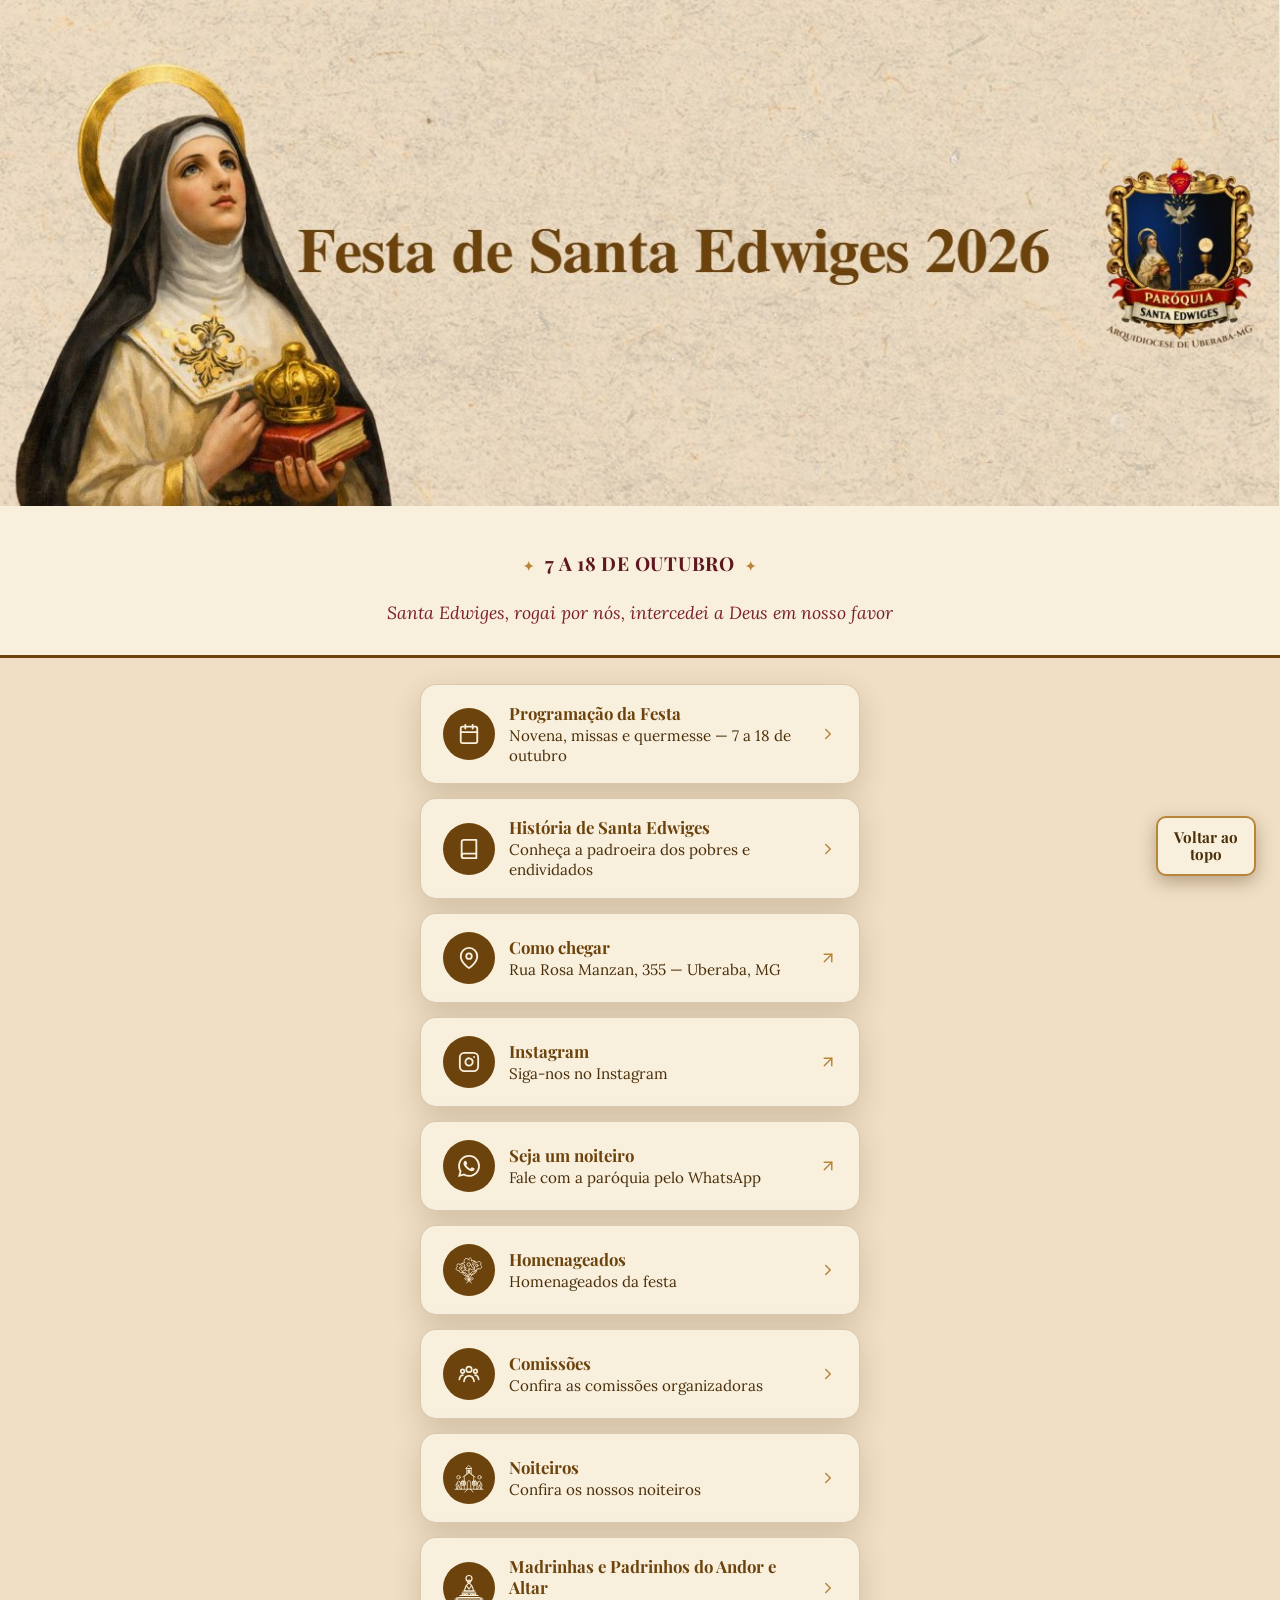
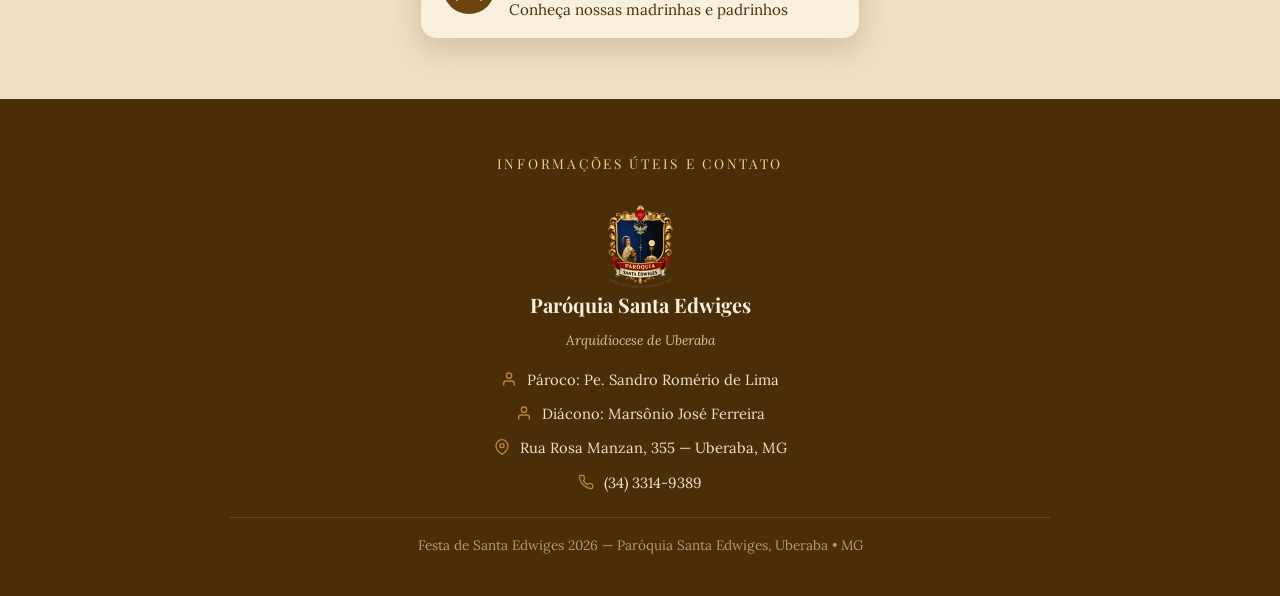
<file: index.html>
<!DOCTYPE html>
<html lang="pt-BR">
  <head>
    <meta charset="UTF-8">
    <meta name="viewport" content="width=device-width, initial-scale=1.0">
    <title>Paróquia Santa Edwiges - Uberaba</title>
    <meta
      name="description"
      content="Festa de Santa Edwiges 2026 — programação, história da padroeira, como chegar e participe. Paróquia Santa Edwiges, Uberaba - MG."
    >
    <link rel="preconnect" href="https://fonts.googleapis.com">
    <link rel="preconnect" href="https://fonts.gstatic.com" crossorigin>
    <link
      href="https://fonts.googleapis.com/css2?family=Playfair+Display:wght@600;700;800;900&family=Lora:ital,wght@0,400;0,500;0,600;1,400&display=swap"
      rel="stylesheet"
    >
    <link rel="stylesheet" href="css/style.css">
    <link rel="icon" type="image/png" href="assets/images/icone-48.png">
  </head>
  <body class="site-page">
  <a class="skip-link" href="#conteudo">Pular para o conteúdo</a>
    <!-- HERO -->
    <header class="hero">
      <img src="assets/images/banner-otimizado.jpg" srcset="assets/images/banner-mobile.jpg 768w, assets/images/banner-otimizado.jpg 1307w" sizes="100vw" width="1307" height="517" fetchpriority="high" alt="Festa de Santa Edwiges 2026 — Paróquia Santa Edwiges, Uberaba">
      <div class="hero-sub">
        <p class="dates">7 a 18 de Outubro</p>
        <p class="tag">Santa Edwiges, rogai por nós, intercedei a Deus em nosso favor</p>
      </div>
    </header>
    <!-- LINKTREE -->
    <main id="conteudo" tabindex="-1">
    <h1 class="sr-only">Festa de Santa Edwiges 2026</h1>
    <nav class="linktree" aria-label="Links principais">
      <a class="link-card" href="programacao.html">
        <span class="link-card-icon">
          <svg viewBox="0 0 24 24" fill="none" stroke="currentColor" stroke-width="2" stroke-linecap="round" stroke-linejoin="round"><path d="M8 2v4"/><path d="M16 2v4"/><rect x="3" y="4" width="18" height="18" rx="2"/><path d="M3 10h18"/></svg>
        </span>
        <span class="link-card-text">
          <strong>Programação da Festa</strong>
          <small>Novena, missas e quermesse — 7 a 18 de outubro</small>
        </span>
        <svg class="link-card-chevron" viewBox="0 0 24 24" fill="none" stroke="currentColor" stroke-width="2" stroke-linecap="round" stroke-linejoin="round"><path d="M9 18l6-6-6-6"/></svg>
      </a>
      <a class="link-card" href="historia.html">
        <span class="link-card-icon">
          <svg viewBox="0 0 24 24" fill="none" stroke="currentColor" stroke-width="2" stroke-linecap="round" stroke-linejoin="round"><path d="M4 19.5A2.5 2.5 0 0 1 6.5 17H20"/><path d="M6.5 2H20v20H6.5A2.5 2.5 0 0 1 4 19.5v-15A2.5 2.5 0 0 1 6.5 2z"/></svg>
        </span>
        <span class="link-card-text">
          <strong>História de Santa Edwiges</strong>
          <small>Conheça a padroeira dos pobres e endividados</small>
        </span>
        <svg class="link-card-chevron" viewBox="0 0 24 24" fill="none" stroke="currentColor" stroke-width="2" stroke-linecap="round" stroke-linejoin="round"><path d="M9 18l6-6-6-6"/></svg>
      </a>
      <!--
        <a class="link-card" href="programacao.html">
          <span class="link-card-icon">
            <svg viewBox="0 0 48 48" xmlns="http://www.w3.org/2000/svg" fill="currentColor"><path d="M42,24 C40.897,24 40,23.103 40,22 C40,20.897 40.897,20 42,20 C43.103,20 44,20.897 44,22 C44,23.103 43.103,24 42,24 M30,37 C28.897,37 28,36.103 28,35 C28,33.897 28.897,33 30,33 C31.103,33 32,33.897 32,35 C32,36.103 31.103,37 30,37 M20,27 C20,25.897 20.897,25 22,25 C23.103,25 24,25.897 24,27 C24,28.103 23.103,29 22,29 C20.897,29 20,28.103 20,27 M6,44 C4.897,44 4,43.103 4,42 C4,40.897 4.897,40 6,40 C7.103,40 8,40.897 8,42 C8,43.103 7.103,44 6,44 M23,6 C23,4.897 23.897,4 25,4 C26.103,4 27,4.897 27,6 C27,7.103 26.103,8 25,8 C23.897,8 23,7.103 23,6 M6,8 C4.897,8 4,7.103 4,6 C4,4.897 4.897,4 6,4 C7.103,4 8,4.897 8,6 C8,7.103 7.103,8 6,8 M42,18 C40.998,18 40.093,18.383 39.391,18.993 L28.34,8.19 C28.755,7.561 29,6.809 29,6 C29,3.794 27.206,2 25,2 C23.142,2 21.589,3.28 21.142,5 L9.858,5 C9.411,3.28 7.858,2 6,2 C3.794,2 2,3.794 2,6 C2,8.206 3.794,10 6,10 C7.858,10 9.411,8.72 9.858,7 L21.142,7 C21.589,8.72 23.142,10 25,10 C25.67,10 26.291,9.819 26.847,9.527 L38.245,20.669 C38.096,21.088 38,21.531 38,22 C38,22.792 38.238,23.526 38.637,24.147 L31.845,31.472 C31.29,31.181 30.669,31 30,31 C29.15,31 28.366,31.27 27.718,31.723 L25.092,29.506 C25.651,28.818 26,27.953 26,27 C26,24.794 24.206,23 22,23 C19.794,23 18,24.794 18,27 C18,27.661 18.177,28.275 18.461,28.825 L8.05,38.583 C7.448,38.221 6.752,38 6,38 C3.794,38 2,39.794 2,42 C2,44.206 3.794,46 6,46 C8.206,46 10,44.206 10,42 C10,41.273 9.79,40.6 9.45,40.011 L19.783,30.326 C20.419,30.75 21.181,31 22,31 C22.507,31 22.986,30.896 23.433,30.723 L26.422,33.247 C26.16,33.779 26,34.369 26,35 C26,37.206 27.794,39 30,39 C32.206,39 34,37.206 34,35 C34,34.189 33.754,33.436 33.337,32.804 L40.108,25.502 C40.674,25.81 41.313,26 42,26 C44.206,26 46,24.206 46,22 C46,19.794 44.206,18 42,18"/></svg>
          </span>
          <span class="link-card-text">
            <strong>Rotas das procissões</strong>
            <small>Confira as rodas das procissões</small>
          </span>
          <svg class="link-card-chevron" viewBox="0 0 24 24" fill="none" stroke="currentColor" stroke-width="2" stroke-linecap="round" stroke-linejoin="round"><path d="M9 18l6-6-6-6"/></svg>
        </a>
      -->
      <a
        class="link-card"
        href="https://www.google.com/maps/search/?api=1&query=Rua+Rosa+Manzan%2C+355%2C+Uberaba+MG"
        target="_blank"
        rel="noopener"
      >
        <span class="link-card-icon">
          <svg viewBox="0 0 24 24" fill="none" stroke="currentColor" stroke-width="2" stroke-linecap="round" stroke-linejoin="round"><path d="M21 10c0 7-9 13-9 13s-9-6-9-13a9 9 0 0 1 18 0Z"/><circle cx="12" cy="10" r="3"/></svg>
        </span>
        <span class="link-card-text">
          <strong>Como chegar</strong>
          <small>Rua Rosa Manzan, 355 — Uberaba, MG</small>
        </span>
        <svg class="link-card-chevron" viewBox="0 0 24 24" fill="none" stroke="currentColor" stroke-width="2" stroke-linecap="round" stroke-linejoin="round"><path d="M7 17L17 7"/><path d="M7 7h10v10"/></svg>
      </a>
      <a
        class="link-card"
        href="https://www.instagram.com/paroquiasantaedwigesuberaba"
        target="_blank"
        rel="noopener"
      >
        <span class="link-card-icon">
          <svg viewBox="0 0 24 24" fill="none" stroke="currentColor" stroke-width="2" stroke-linecap="round" stroke-linejoin="round"><rect x="2" y="2" width="20" height="20" rx="5" ry="5"/><path d="M16 11.37A4 4 0 1 1 12.63 8 4 4 0 0 1 16 11.37z"/><line x1="17.5" y1="6.5" x2="17.51" y2="6.5"/></svg>
        </span>
        <span class="link-card-text">
          <strong>Instagram</strong>
          <small>Siga-nos no Instagram</small>
        </span>
        <svg class="link-card-chevron" viewBox="0 0 24 24" fill="none" stroke="currentColor" stroke-width="2" stroke-linecap="round" stroke-linejoin="round"><path d="M7 17L17 7"/><path d="M7 7h10v10"/></svg>
      </a>
      <a
        class="link-card"
        href="https://wa.me/553433149389?text=Ol%C3%A1!%20Tenho%20interesse%20em%20participar%20da%20Festa%20de%20Santa%20Edwiges%202026."
        target="_blank"
        rel="noopener"
      >
        <span class="link-card-icon">
          <svg role="img" viewBox="0 0 24 24" xmlns="http://www.w3.org/2000/svg" fill="currentColor"><title>WhatsApp</title><path d="M17.472 14.382c-.297-.149-1.758-.867-2.03-.967-.273-.099-.471-.148-.67.15-.197.297-.767.966-.94 1.164-.173.199-.347.223-.644.075-.297-.15-1.255-.463-2.39-1.475-.883-.788-1.48-1.761-1.653-2.059-.173-.297-.018-.458.13-.606.134-.133.298-.347.446-.52.149-.174.198-.298.298-.497.099-.198.05-.371-.025-.52-.075-.149-.669-1.612-.916-2.207-.242-.579-.487-.5-.669-.51-.173-.008-.371-.01-.57-.01-.198 0-.52.074-.792.372-.272.297-1.04 1.016-1.04 2.479 0 1.462 1.065 2.875 1.213 3.074.149.198 2.096 3.2 5.077 4.487.709.306 1.262.489 1.694.625.712.227 1.36.195 1.871.118.571-.085 1.758-.719 2.006-1.413.248-.694.248-1.289.173-1.413-.074-.124-.272-.198-.57-.347m-5.421 7.403h-.004a9.87 9.87 0 01-5.031-1.378l-.361-.214-3.741.982.998-3.648-.235-.374a9.86 9.86 0 01-1.51-5.26c.001-5.45 4.436-9.884 9.888-9.884 2.64 0 5.122 1.03 6.988 2.898a9.825 9.825 0 012.893 6.994c-.003 5.45-4.437 9.884-9.885 9.884m8.413-18.297A11.815 11.815 0 0012.05 0C5.495 0 .16 5.335.157 11.892c0 2.096.547 4.142 1.588 5.945L.057 24l6.305-1.654a11.882 11.882 0 005.683 1.448h.005c6.554 0 11.89-5.335 11.893-11.893a11.821 11.821 0 00-3.48-8.413Z"/></svg>
        </span>
        <span class="link-card-text">
          <strong>Seja um noiteiro</strong>
          <small>Fale com a paróquia pelo WhatsApp</small>
        </span>
        <svg class="link-card-chevron" viewBox="0 0 24 24" fill="none" stroke="currentColor" stroke-width="2" stroke-linecap="round" stroke-linejoin="round"><path d="M7 17L17 7"/><path d="M7 7h10v10"/></svg>
      </a>
      <!--
        <a class="link-card" href="patrocinadores.html">
          <span class="link-card-icon">
            <svg fill="currentColor" viewBox="0 -64 640 640" xmlns="http://www.w3.org/2000/svg"><path d="M519.2 127.9l-47.6-47.6A56.252 56.252 0 0 0 432 64H205.2c-14.8 0-29.1 5.9-39.6 16.3L118 127.9H0v255.7h64c17.6 0 31.8-14.2 31.9-31.7h9.1l84.6 76.4c30.9 25.1 73.8 25.7 105.6 3.8 12.5 10.8 26 15.9 41.1 15.9 18.2 0 35.3-7.4 48.8-24 22.1 8.7 48.2 2.6 64-16.8l26.2-32.3c5.6-6.9 9.1-14.8 10.9-23h57.9c.1 17.5 14.4 31.7 31.9 31.7h64V127.9H519.2zM48 351.6c-8.8 0-16-7.2-16-16s7.2-16 16-16 16 7.2 16 16c0 8.9-7.2 16-16 16zm390-6.9l-26.1 32.2c-2.8 3.4-7.8 4-11.3 1.2l-23.9-19.4-30 36.5c-6 7.3-15 4.8-18 2.4l-36.8-31.5-15.6 19.2c-13.9 17.1-39.2 19.7-55.3 6.6l-97.3-88H96V175.8h41.9l61.7-61.6c2-.8 3.7-1.5 5.7-2.3H262l-38.7 35.5c-29.4 26.9-31.1 72.3-4.4 101.3 14.8 16.2 61.2 41.2 101.5 4.4l8.2-7.5 108.2 87.8c3.4 2.8 3.9 7.9 1.2 11.3zm106-40.8h-69.2c-2.3-2.8-4.9-5.4-7.7-7.7l-102.7-83.4 12.5-11.4c6.5-6 7-16.1 1-22.6L367 167.1c-6-6.5-16.1-6.9-22.6-1l-55.2 50.6c-9.5 8.7-25.7 9.4-34.6 0-9.3-9.9-8.5-25.1 1.2-33.9l65.6-60.1c7.4-6.8 17-10.5 27-10.5l83.7-.2c2.1 0 4.1.8 5.5 2.3l61.7 61.6H544v128zm48 47.7c-8.8 0-16-7.2-16-16s7.2-16 16-16 16 7.2 16 16c0 8.9-7.2 16-16 16z"/></svg>
          </span>
          <span class="link-card-text">
            <strong>Patrocinadores</strong>
            <small>Confira nossos patrocinadores</small>
          </span>
          <svg class="link-card-chevron" viewBox="0 0 24 24" fill="none" stroke="currentColor" stroke-width="2" stroke-linecap="round" stroke-linejoin="round"><path d="M9 18l6-6-6-6"/></svg>
        </a>
      -->
      <a class="link-card" href="homenageados.html">
        <span class="link-card-icon">
          <svg xmlns="http://www.w3.org/2000/svg" width="64" height="64" viewBox="0 0 128 128" fill="none" stroke="currentColor" stroke-width="3" stroke-linecap="round" stroke-linejoin="round" role="img" aria-label="Flores em homenagem"><path d="M64 111V57M64 100Q51 78 31 64M64 100Q80 77 97 58"/><path d="M61 89Q40 90 38 73Q56 72 61 89Z"/><path d="M68 82Q88 85 94 68Q76 64 68 82Z"/><path d="M64 24C53 9 39 23 47 34 C30 34 32 53 48 52 C43 68 61 73 67 58 C80 70 94 56 81 45 C96 36 86 20 74 28 C77 13 61 10 64 24Z"/><circle cx="63" cy="42" r="7"/><!-- Flor esquerda --><path d="M28 42C20 34 11 44 18 51 C7 57 14 70 24 65 C25 78 40 77 41 65 C52 68 56 54 46 50 C49 38 34 33 28 42Z"/><circle cx="31" cy="56" r="5"/><!-- Flor direita --><path d="M93 32C85 23 75 33 81 41 C69 44 74 58 85 55 C83 68 98 70 101 58 C112 64 120 51 110 44 C117 33 103 24 96 34Z"/><circle cx="95" cy="46" r="5"/><!-- Laço --><path d="M61 101C44 84 41 108 60 104"/><path d="M67 101C84 84 87 108 68 104"/><circle cx="64" cy="103" r="3"/><path d="M62 106L55 116M66 106L73 116"/></svg>
        </span>
        <span class="link-card-text">
          <strong>Homenageados</strong>
          <small>Homenageados da festa</small>
        </span>
        <svg class="link-card-chevron" viewBox="0 0 24 24" fill="none" stroke="currentColor" stroke-width="2" stroke-linecap="round" stroke-linejoin="round"><path d="M9 18l6-6-6-6"/></svg>
      </a>
      
        <a class="link-card" href="comissoes.html">
          <span class="link-card-icon">
          <svg
  xmlns="http://www.w3.org/2000/svg"
  width="32"
  height="32"
  viewBox="0 0 24 24"
  fill="none"
  stroke="currentColor"
  stroke-width="1.8"
  stroke-linecap="round"
  stroke-linejoin="round"
  aria-hidden="true"
>
  <!-- Pessoa central -->
  <circle cx="12" cy="7" r="3"/>
  <path d="M6.5 20c.5-4 2.5-6 5.5-6s5 2 5.5 6"/>

  <!-- Pessoa esquerda -->
  <circle cx="5" cy="9" r="2"/>
  <path d="M1.5 18c.3-2.8 1.6-4.5 3.8-4.8"/>

  <!-- Pessoa direita -->
  <circle cx="19" cy="9" r="2"/>
  <path d="M22.5 18c-.3-2.8-1.6-4.5-3.8-4.8"/>
</svg>  
          </span>
          <span class="link-card-text">
            <strong>Comissões</strong>
            <small>Confira as comissões organizadoras</small>
          </span>
          <svg class="link-card-chevron" viewBox="0 0 24 24" fill="none" stroke="currentColor" stroke-width="2" stroke-linecap="round" stroke-linejoin="round"><path d="M9 18l6-6-6-6"/></svg>
        </a>
      
      
        <a class="link-card" href="noiteiros.html">
          <span class="link-card-icon">
            <svg
  xmlns="http://www.w3.org/2000/svg"
  width="64"
  height="64"
  viewBox="0 0 128 128"
  fill="none"
  stroke="currentColor"
  stroke-width="3"
  stroke-linecap="round"
  stroke-linejoin="round"
  role="img"
  aria-labelledby="noiteiros-title-2"
>
  <title id="noiteiros-title-2">
    Noiteiros levando prendas para a igreja
  </title>
  <path d="M45 108V58L64 43L83 58V108"/>
  <path d="M40 60L64 40L88 60"/>
  <path d="M57 108V83C57 78 60 75 64 75C68 75 71 78 71 83V108"/>
  <path d="M64 40V30"/>
  <path d="M59 34H69"/>

  <!-- Torre e sino -->
  <path d="M55 47V26H73V47"/>
  <path d="M52 26H76L64 15Z"/>
  <path d="M61 35C61 31 67 31 67 35V40H61Z"/>
  <path d="M60 40H68"/>

  <!-- Noiteiro à esquerda -->
  <circle cx="22" cy="61" r="7"/>
  <path d="M14 108L17 82C18 75 27 75 29 82L34 108"/>
  <path d="M18 83L11 93"/>
  <path d="M28 83L39 89"/>
  <path d="M18 108L22 91L29 108"/>

  <!-- Prenda esquerda -->
  <rect x="33" y="78" width="17" height="15" rx="1"/>
  <path d="M41.5 78V93"/>
  <path d="M33 84H50"/>
  <path d="M41 78C35 75 37 70 42 77"/>
  <path d="M42 78C48 75 46 70 41 77"/>

  <!-- Noiteiro à direita -->
  <circle cx="106" cy="61" r="7"/>
  <path d="M94 108L99 82C101 75 110 75 111 82L114 108"/>
  <path d="M110 83L117 93"/>
  <path d="M100 83L89 89"/>
  <path d="M99 108L106 91L111 108"/>

  <!-- Prenda direita -->
  <rect x="78" y="78" width="17" height="15" rx="1"/>
  <path d="M86.5 78V93"/>
  <path d="M78 84H95"/>
  <path d="M86 78C80 75 82 70 87 77"/>
  <path d="M87 78C93 75 91 70 86 77"/>

  <!-- Caminho -->
  <path d="M8 109H120"/>
  <path d="M48 120L59 108"/>
  <path d="M80 120L69 108"/>
</svg>
          </span>
          <span class="link-card-text">
            <strong>Noiteiros</strong>
            <small>Confira os nossos noiteiros</small>
          </span>
          <svg class="link-card-chevron" viewBox="0 0 24 24" fill="none" stroke="currentColor" stroke-width="2" stroke-linecap="round" stroke-linejoin="round"><path d="M9 18l6-6-6-6"/></svg>
        </a>


        <a class="link-card" href="madrinhas-padrinhos.html">

  <span class="link-card-icon">
    <!-- Ícone: Andor / Madrinhas e Padrinhos -->
    <svg
      width="54"
      height="54"
      viewBox="0 0 64 64"
      fill="none"
      xmlns="http://www.w3.org/2000/svg"
      stroke="currentColor"
      stroke-width="2.4"
      stroke-linecap="round"
      stroke-linejoin="round"
      aria-hidden="true"
    >

      <!-- Auréola -->
      <circle cx="32" cy="13" r="6"/>

      <!-- Cabeça -->
      <circle cx="32" cy="19" r="3"/>

      <!-- Manto / imagem religiosa -->
      <path
        d="M32 22
           C27 25 24 31 23 38
           H41
           C40 31 37 25 32 22Z"
      />

      <!-- Detalhe central do manto -->
      <path d="M28 29L32 34L36 29"/>

      <!-- Base da imagem -->
      <path d="M20 38H44"/>
      <path d="M18 42H46"/>

      <!-- Ornamentos do andor -->
      <path d="M18 46C20 43 22 43 24 46"/>
      <path d="M24 46C26 43 28 43 30 46"/>
      <path d="M34 46C36 43 38 43 40 46"/>
      <path d="M40 46C42 43 44 43 46 46"/>

      <!-- Base do andor -->
      <path d="M14 47H50"/>
      <path d="M11 51H53"/>

      <!-- Hastes utilizadas para carregar o andor -->
      <path d="M4 54H60"/>

      <!-- Pequenos detalhes nas extremidades -->
      <path d="M8 51V57"/>
      <path d="M56 51V57"/>

    </svg>
  </span>

  <span class="link-card-text">
    <strong>Madrinhas e Padrinhos do Andor e Altar</strong>
    <small>Conheça nossas madrinhas e padrinhos</small>
  </span>

  <svg
    class="link-card-chevron"
    viewBox="0 0 24 24"
    fill="none"
    stroke="currentColor"
    stroke-width="2"
    stroke-linecap="round"
    stroke-linejoin="round"
    aria-hidden="true"
  >
    <path d="M9 18l6-6-6-6"/>
  </svg>

</a>

  
      
    </nav>
    </main>
    <a href="#" id="btnTopo" title="Voltar ao topo" aria-label="Voltar ao topo">Voltar ao topo</a>
    <!-- FOOTER -->
    <footer id="contato">
      <div class="container">
        <p class="foot-title">Informações úteis e contato</p>
        <div class="foot-card">
          <img src="assets/images/brasao-otimizado.png" width="160" height="200" loading="lazy" decoding="async" alt="icone paróquia santa edwiges">
          <h3>Paróquia Santa Edwiges</h3>
          <p class="arqui">Arquidiocese de Uberaba</p>
          <ul class="foot-list">
            <li>
              <svg viewBox="0 0 24 24" fill="none" stroke="currentColor" stroke-width="2" stroke-linecap="round" stroke-linejoin="round"><path d="M20 21v-2a4 4 0 0 0-4-4H8a4 4 0 0 0-4 4v2"/><circle cx="12" cy="7" r="4"/></svg>
              <a href="https://arquidiocesedeuberaba.com.br/clero/padre-sandro-romerio-de-lima" target="_blank" rel="noopener">Pároco: Pe. Sandro Romério de Lima</a>
            </li>
            <li>
              <svg viewBox="0 0 24 24" fill="none" stroke="currentColor" stroke-width="2" stroke-linecap="round" stroke-linejoin="round"><path d="M20 21v-2a4 4 0 0 0-4-4H8a4 4 0 0 0-4 4v2"/><circle cx="12" cy="7" r="4"/></svg>
              <a href="https://arquidiocesedeuberaba.com.br/clero/diacono-marsonio-jose-ferreira" target="_blank" rel="noopener">Diácono: Marsônio José Ferreira</a>
            </li>
            <li>
              <svg viewBox="0 0 24 24" fill="none" stroke="currentColor" stroke-width="2" stroke-linecap="round" stroke-linejoin="round"><path d="M21 10c0 7-9 13-9 13s-9-6-9-13a9 9 0 0 1 18 0Z"/><circle cx="12" cy="10" r="3"/></svg>
              <a href="https://www.google.com/maps/search/?api=1&query=Rua+Rosa+Manzan%2C+355%2C+Uberaba+MG" target="_blank" rel="noopener">Rua Rosa Manzan, 355 — Uberaba, MG</a>
            </li>
            <li>
              <svg viewBox="0 0 24 24" fill="none" stroke="currentColor" stroke-width="2" stroke-linecap="round" stroke-linejoin="round"><path d="M22 16.92v3a2 2 0 0 1-2.18 2 19.79 19.79 0 0 1-8.63-3.07 19.5 19.5 0 0 1-6-6 19.79 19.79 0 0 1-3.07-8.67A2 2 0 0 1 4.11 2h3a2 2 0 0 1 2 1.72c.13.96.36 1.9.7 2.81a2 2 0 0 1-.45 2.11L8.09 9.91a16 16 0 0 0 6 6l1.27-1.27a2 2 0 0 1 2.11-.45c.91.34 1.85.57 2.81.7A2 2 0 0 1 22 16.92z"/></svg>
              <a href="tel:+553433149389">(34) 3314-9389</a>
            </li>
          </ul>
        </div>
        <p class="copy">Festa de Santa Edwiges 2026 — Paróquia Santa Edwiges, Uberaba • MG</p>
      </div>
    </footer>
  </body>
</html>
</file>
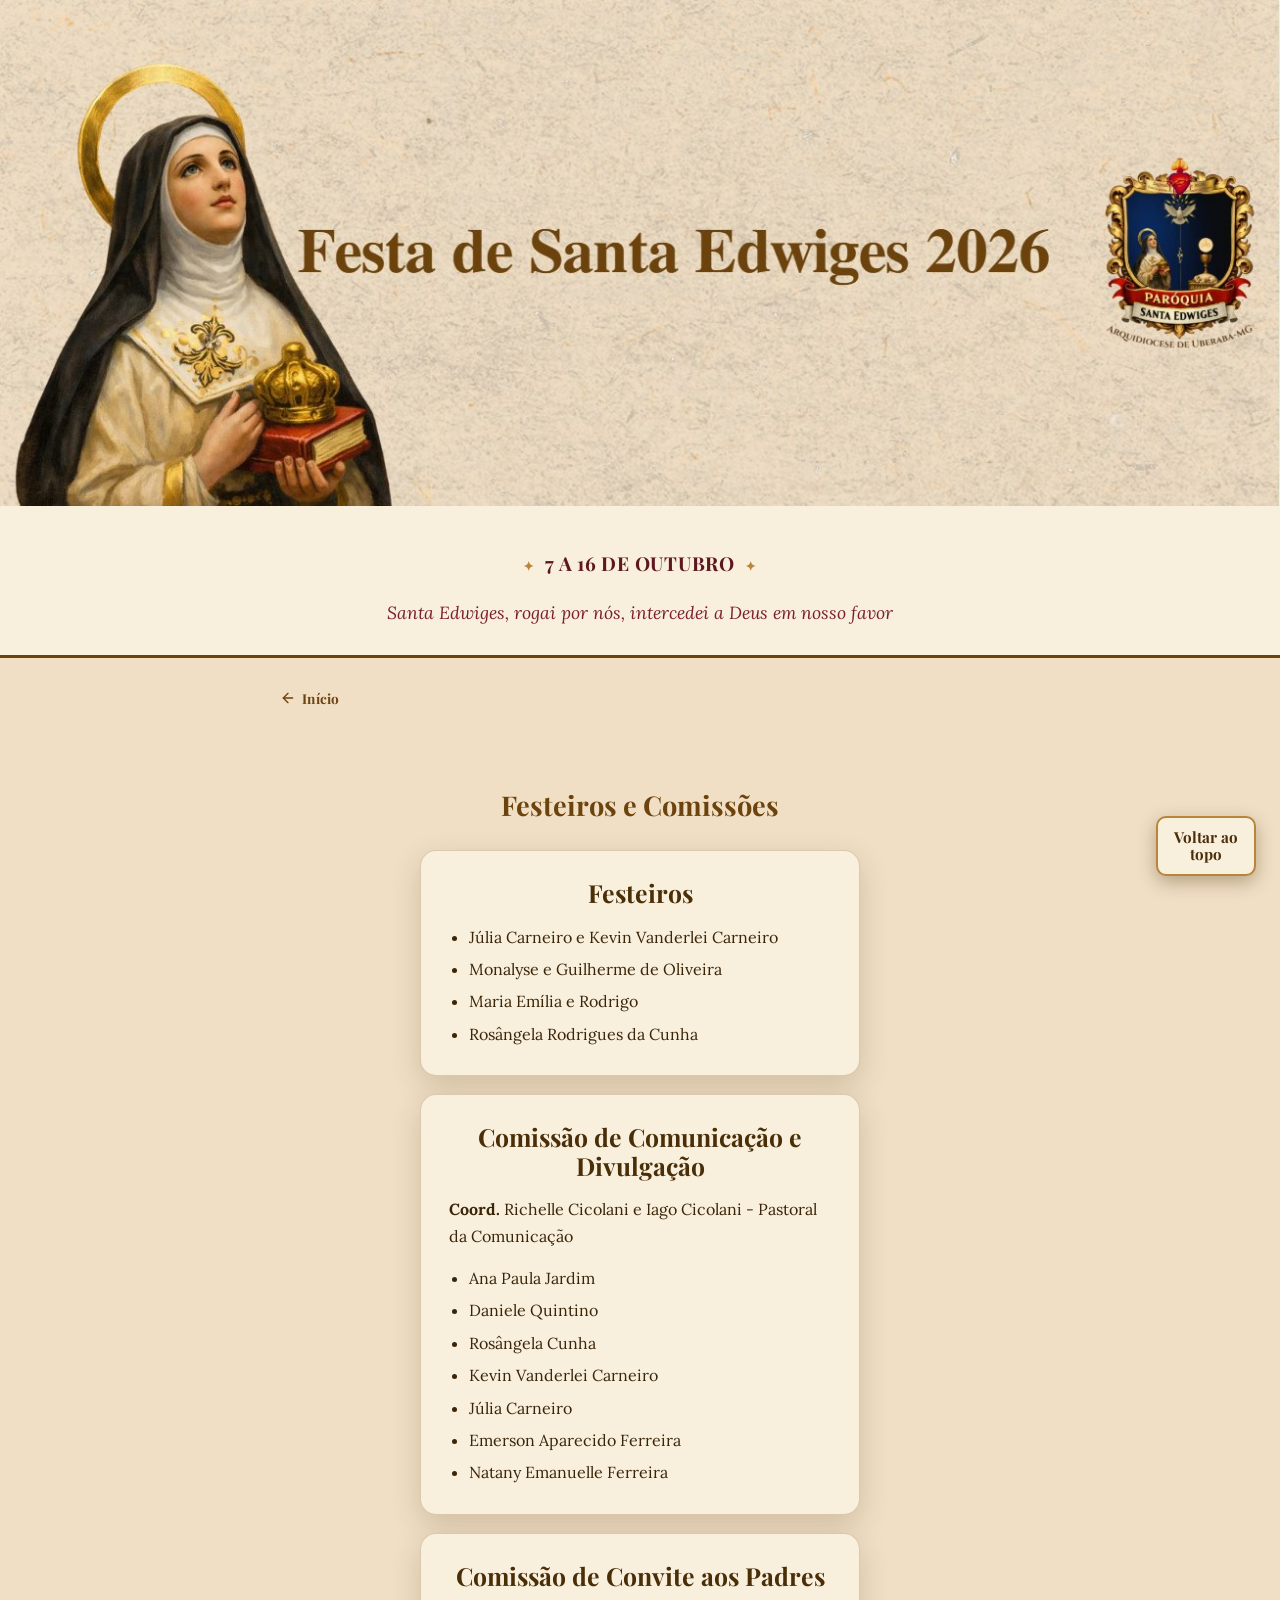
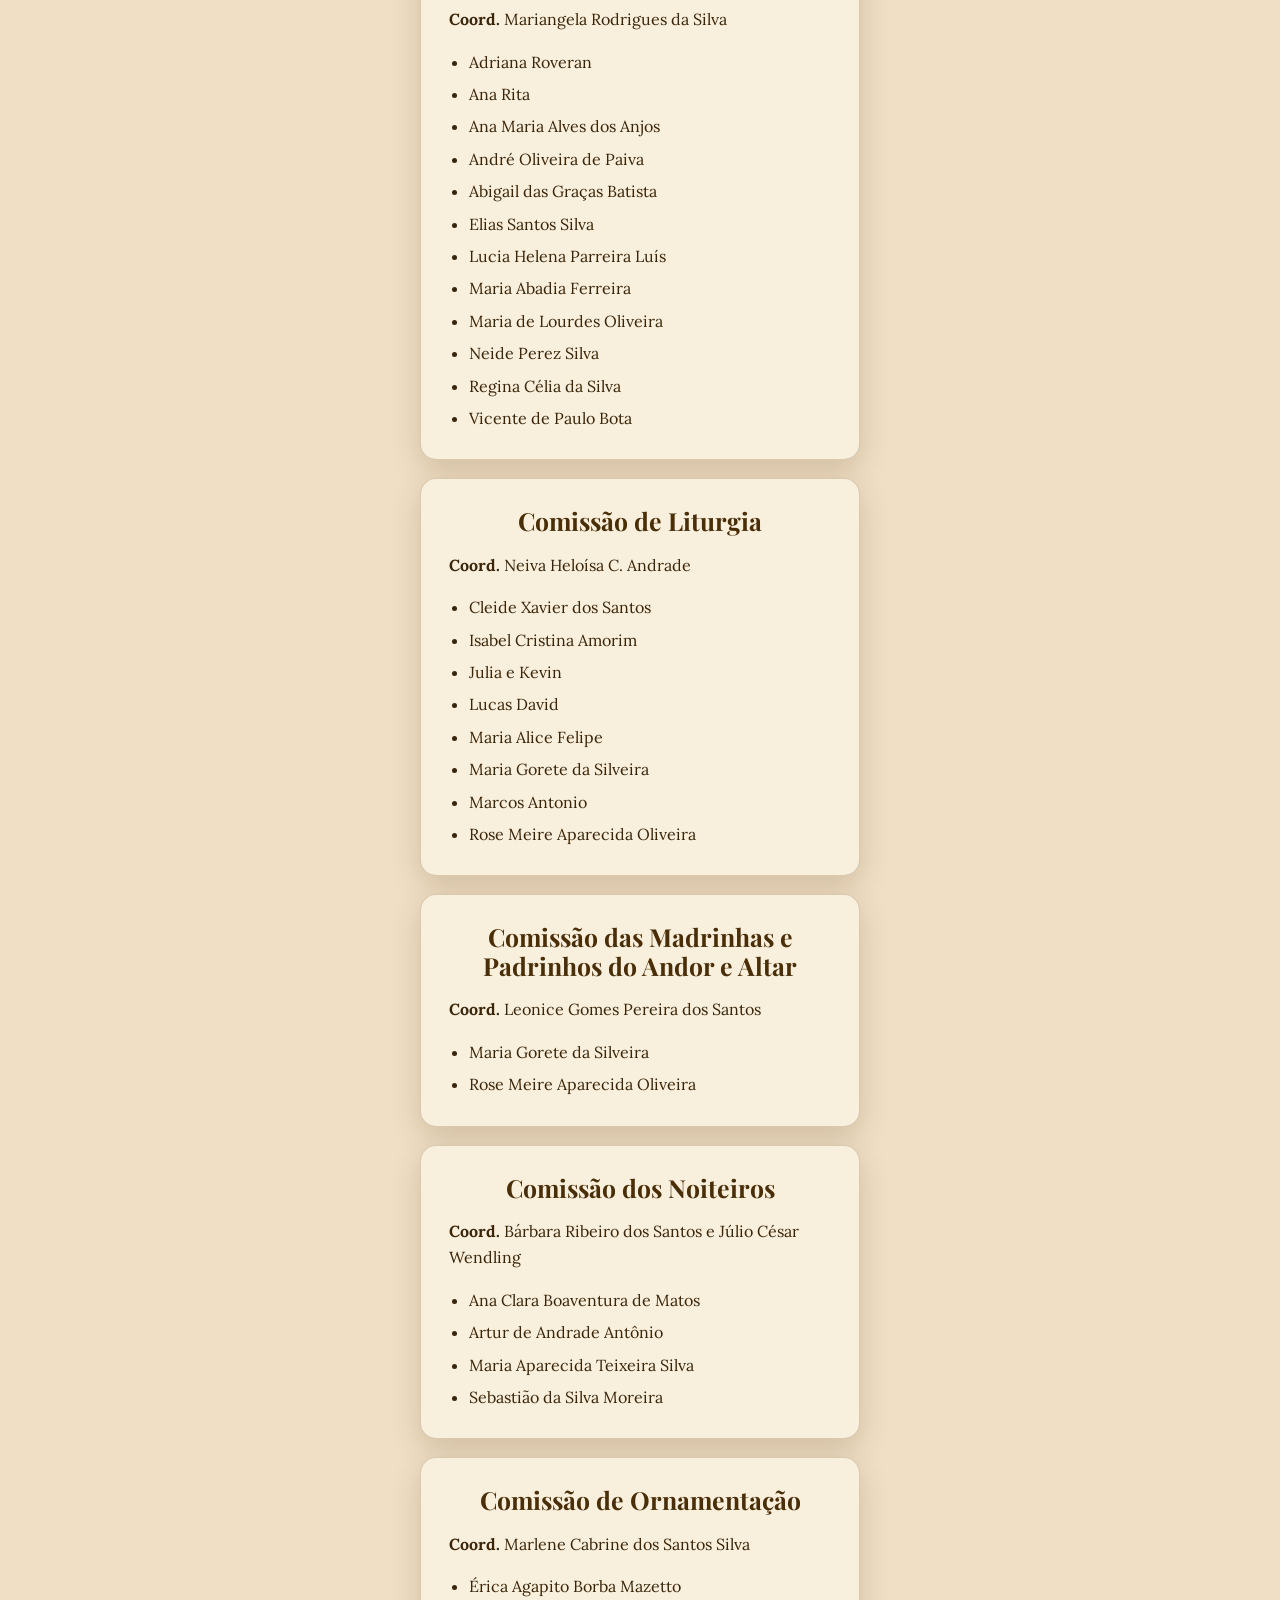
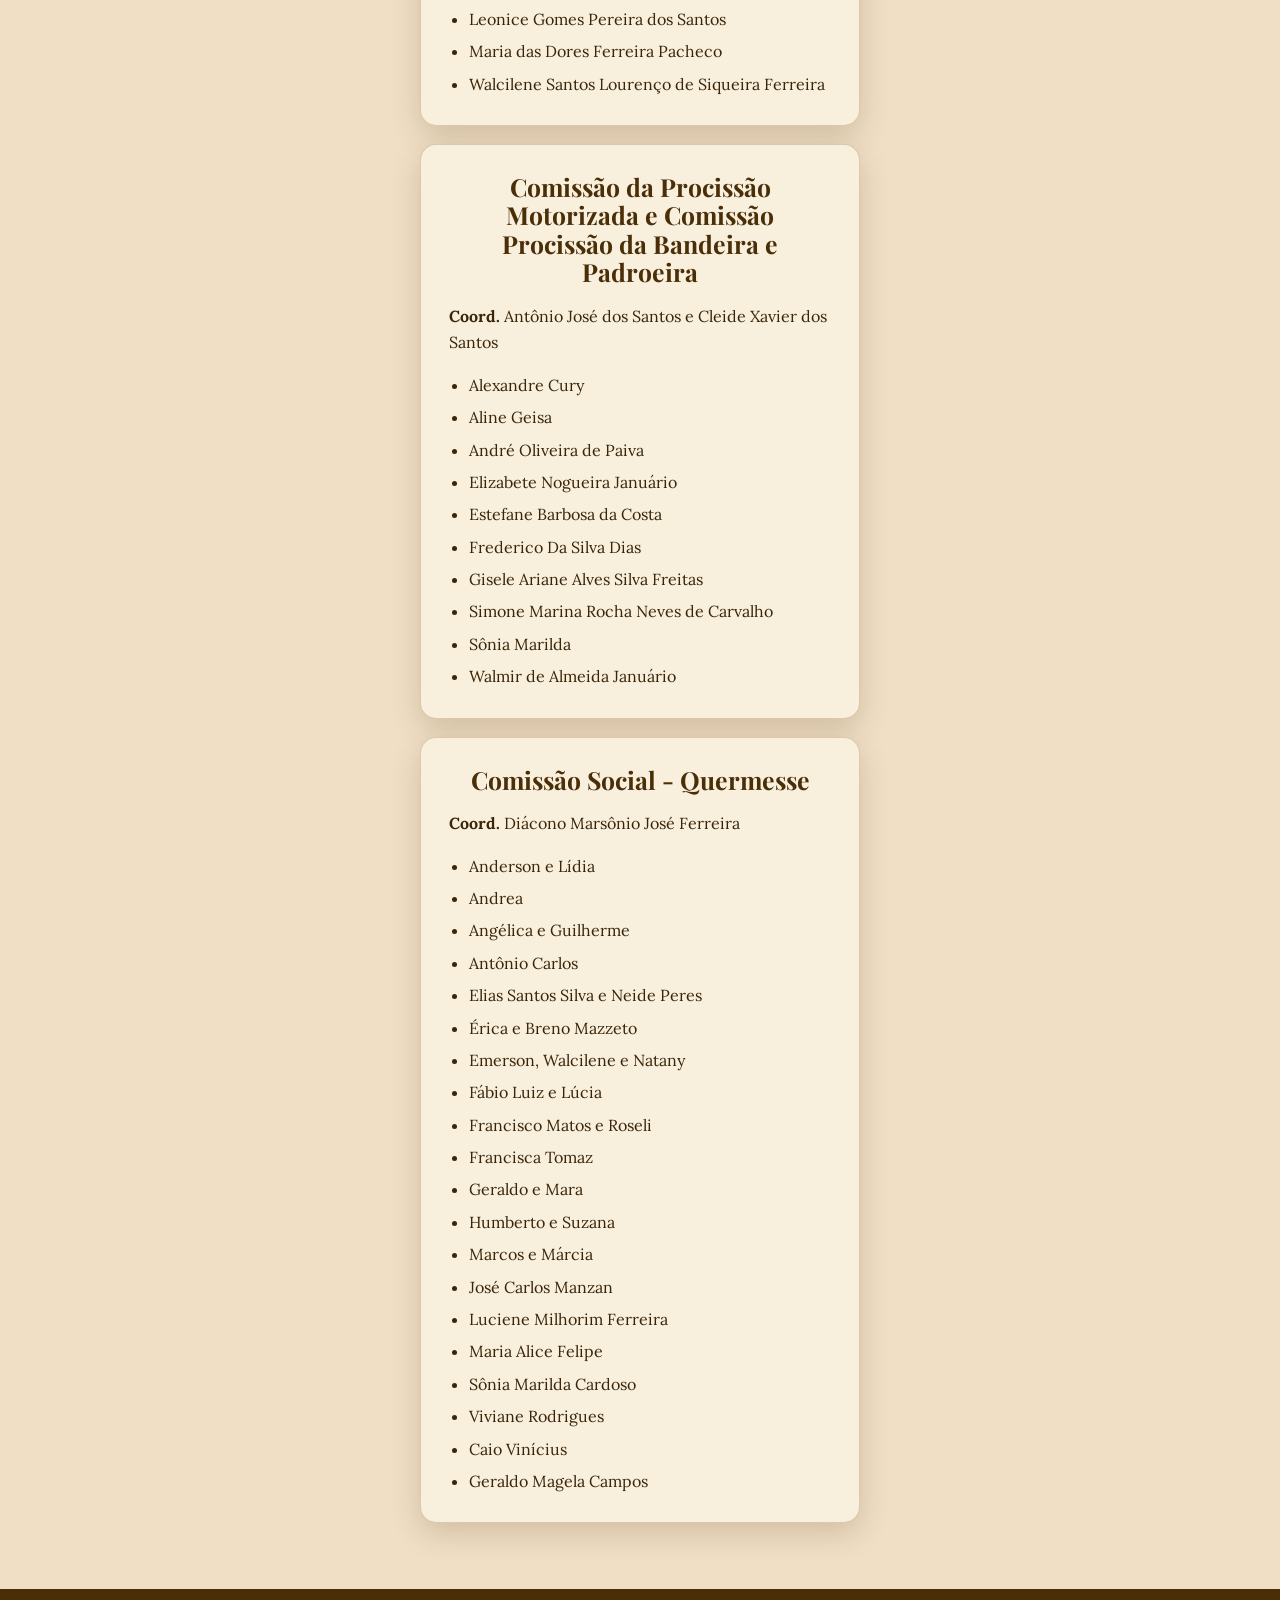
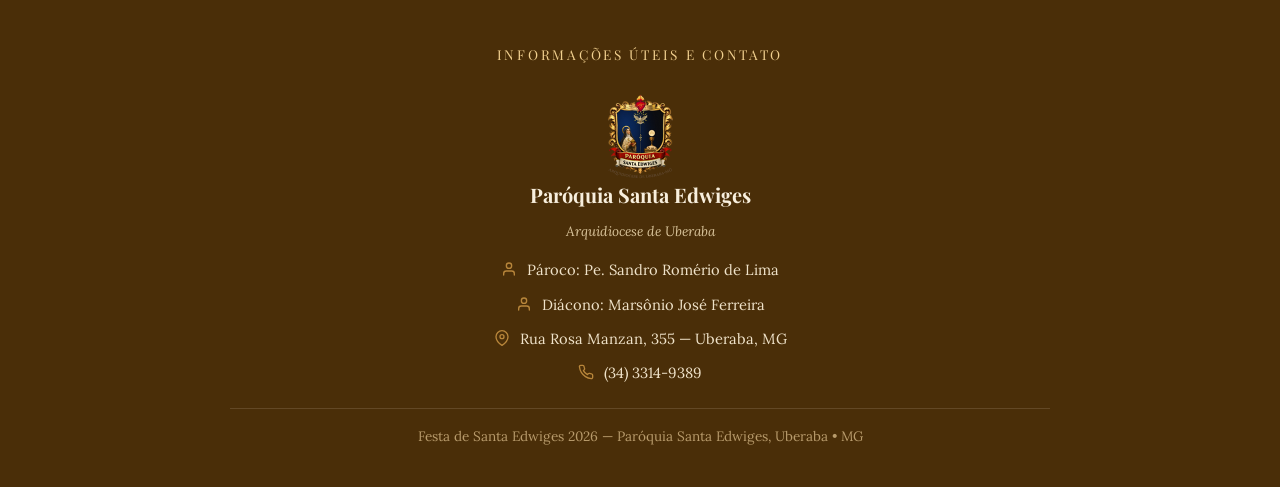
<file: comissoes.html>
<!DOCTYPE html>
<html lang="pt-BR">
<head>
<meta charset="UTF-8">
<meta name="viewport" content="width=device-width, initial-scale=1.0">
<title>Comissões Organizadoras | Festa de Santa Edwiges 2026</title>
<meta name="description" content="Conheça os festeiros e as comissões da Festa de Santa Edwiges 2026.">
<link rel="preconnect" href="https://fonts.googleapis.com">
<link rel="preconnect" href="https://fonts.gstatic.com" crossorigin>
<link href="https://fonts.googleapis.com/css2?family=Playfair+Display:wght@600;700;800;900&family=Lora:ital,wght@0,400;0,500;0,600;1,400&display=swap" rel="stylesheet">
<link rel="stylesheet" href="css/style.css">
</head>
<body class="site-page">
  <a class="skip-link" href="#conteudo">Pular para o conteúdo</a>

<!-- HERO -->
  <header class="hero">
    <img src="assets/images/banner-otimizado.jpg" srcset="assets/images/banner-mobile.jpg 768w, assets/images/banner-otimizado.jpg 1307w" sizes="100vw" width="1307" height="517" fetchpriority="high" alt="Festa de Santa Edwiges 2026 — Paróquia Santa Edwiges, Uberaba">
    <div class="hero-sub">
      <p class="dates">7 a 16 de Outubro</p>
      <p class="tag">Santa Edwiges, rogai por nós,
intercedei a Deus em nosso favor</p>
    </div>
  </header>

  <div class="backlink-wrap">
    <a class="backlink" href="index.html">
      <svg viewBox="0 0 24 24" fill="none" stroke="currentColor" stroke-width="2" stroke-linecap="round" stroke-linejoin="round"><path d="M19 12H5"/><path d="M12 19l-7-7 7-7"/></svg>
      Início
    </a>
  </div>

  <!-- COMISSÕES -->
  <main id="conteudo" tabindex="-1">
  <section id="comissoes">
    <div class="comissoes">
      <h1>Festeiros e Comissões</h1>

      <article class="card-comissoes">
        <h2>Festeiros</h2>
        <ul>
          <li>Júlia Carneiro e Kevin Vanderlei Carneiro</li>
          <li>Monalyse e Guilherme de Oliveira</li>
          <li>Maria Emília e Rodrigo</li>
          <li>Rosângela Rodrigues da Cunha</li>
        </ul>
      </article>

      <article class="card-comissoes">
        <h2>Comissão de Comunicação e Divulgação</h2>
        <p class="comissao-coord"><strong>Coord.</strong> Richelle Cicolani e Iago Cicolani - Pastoral da Comunicação</p>
        <ul>
          <li>Ana Paula Jardim</li>
          <li>Daniele Quintino</li>
          <li>Rosângela Cunha</li>
          <li>Kevin Vanderlei Carneiro</li>
          <li>Júlia Carneiro</li>
          <li>Emerson Aparecido Ferreira</li>
          <li>Natany Emanuelle Ferreira</li>
        </ul>
      </article>

      <article class="card-comissoes">
        <h2>Comissão de Convite aos Padres</h2>
        <p class="comissao-coord"><strong>Coord.</strong> Mariangela Rodrigues da Silva</p>
        <ul>
          <li>Adriana Roveran</li>
          <li>Ana Rita</li>
          <li>Ana Maria Alves dos Anjos</li>
          <li>André Oliveira de Paiva</li>
          <li>Abigail das Graças Batista</li>
          <li>Elias Santos Silva</li>
          <li>Lucia Helena Parreira Luís</li>
          <li>Maria Abadia Ferreira</li>
          <li>Maria de Lourdes Oliveira</li>
          <li>Neide Perez Silva</li>
          <li>Regina Célia da Silva</li>
          <li>Vicente de Paulo Bota</li>
        </ul>
      </article>

      <article class="card-comissoes">
        <h2>Comissão de Liturgia</h2>
        <p class="comissao-coord"><strong>Coord.</strong> Neiva Heloísa C. Andrade</p>
        <ul>
          <li>Cleide Xavier dos Santos</li>
          <li>Isabel Cristina Amorim</li>
          <li>Julia e Kevin</li>
          <li>Lucas David</li>
          <li>Maria Alice Felipe</li>
          <li>Maria Gorete da Silveira</li>
          <li>Marcos Antonio</li>
          <li>Rose Meire Aparecida Oliveira</li>
        </ul>
      </article>

      <article class="card-comissoes">
        <h2>Comissão das Madrinhas e Padrinhos do Andor e Altar</h2>
        <p class="comissao-coord"><strong>Coord.</strong> Leonice Gomes Pereira dos Santos</p>
        <ul>
          <li>Maria Gorete da Silveira</li>
          <li>Rose Meire Aparecida Oliveira</li>
        </ul>
      </article>

      <article class="card-comissoes">
        <h2>Comissão dos Noiteiros</h2>
        <p class="comissao-coord"><strong>Coord.</strong> Bárbara Ribeiro dos Santos e Júlio César Wendling</p>
        <ul>
          <li>Ana Clara Boaventura de Matos</li>
          <li>Artur de Andrade Antônio</li>
          <li>Maria Aparecida Teixeira Silva</li>
          <li>Sebastião da Silva Moreira</li>
        </ul>
      </article>

      <article class="card-comissoes">
        <h2>Comissão de Ornamentação</h2>
        <p class="comissao-coord"><strong>Coord.</strong> Marlene Cabrine dos Santos Silva</p>
        <ul>
          <li>Érica Agapito Borba Mazetto</li>
          <li>Leonice Gomes Pereira dos Santos</li>
          <li>Maria das Dores Ferreira Pacheco</li>
          <li>Walcilene Santos Lourenço de Siqueira Ferreira</li>
        </ul>
      </article>

      <article class="card-comissoes">
        <h2>Comissão da Procissão Motorizada e Comissão Procissão da Bandeira e Padroeira</h2>
        <p class="comissao-coord"><strong>Coord.</strong> Antônio José dos Santos e Cleide Xavier dos Santos</p>
        <ul>
          <li>Alexandre Cury</li>
          <li>Aline Geisa</li>
          <li>André Oliveira de Paiva</li>
          <li>Elizabete Nogueira Januário</li>
          <li>Estefane Barbosa da Costa</li>
          <li>Frederico Da Silva Dias</li>
          <li>Gisele Ariane Alves Silva Freitas</li>
          <li>Simone Marina Rocha Neves de Carvalho</li>
          <li>Sônia Marilda</li>
          <li>Walmir de Almeida Januário</li>
        </ul>
      </article>

      <article class="card-comissoes">
        <h2>Comissão Social - Quermesse</h2>
        <p class="comissao-coord"><strong>Coord.</strong> Diácono Marsônio José Ferreira</p>
        <ul>
          <li>Anderson e Lídia</li>
          <li>Andrea</li>
          <li>Angélica e Guilherme</li>
          <li>Antônio Carlos</li>
          <li>Elias Santos Silva e Neide Peres</li>
          <li>Érica e Breno Mazzeto</li>
          <li>Emerson, Walcilene e Natany</li>
          <li>Fábio Luiz e Lúcia</li>
          <li>Francisco Matos e Roseli</li>
          <li>Francisca Tomaz</li>
          <li>Geraldo e Mara</li>
          <li>Humberto e Suzana</li>
          <li>Marcos e Márcia</li>
          <li>José Carlos Manzan</li>
          <li>Luciene Milhorim Ferreira</li>
          <li>Maria Alice Felipe</li>
          <li>Sônia Marilda Cardoso</li>
          <li>Viviane Rodrigues</li>
          <li>Caio Vinícius</li>
          <li>Geraldo Magela Campos</li>
        </ul>
      </article>
    </div>
  </section>
  </main>

  <a href="#" id="btnTopo" title="Voltar ao topo" aria-label="Voltar ao topo">
    Voltar ao topo
  </a>


<!-- FOOTER -->
  <footer id="contato">
    <div class="container">
      <p class="foot-title">Informações úteis e contato</p>
      <div class="foot-card">
        <img src="assets/images/brasao-otimizado.png" width="160" height="200" loading="lazy" decoding="async" alt="icone paróquia santa edwiges">
        <h2>Paróquia Santa Edwiges</h2>
        <p class="arqui">Arquidiocese de Uberaba</p>

        <ul class="foot-list">
          <li>
            <svg viewBox="0 0 24 24" fill="none" stroke="currentColor" stroke-width="2" stroke-linecap="round" stroke-linejoin="round"><path d="M20 21v-2a4 4 0 0 0-4-4H8a4 4 0 0 0-4 4v2"/><circle cx="12" cy="7" r="4"/></svg>
            <a href="https://arquidiocesedeuberaba.com.br/clero/padre-sandro-romerio-de-lima" target="_blank" rel="noopener">Pároco: Pe. Sandro Romério de Lima</a>
          </li>
          <li>
            <svg viewBox="0 0 24 24" fill="none" stroke="currentColor" stroke-width="2" stroke-linecap="round" stroke-linejoin="round"><path d="M20 21v-2a4 4 0 0 0-4-4H8a4 4 0 0 0-4 4v2"/><circle cx="12" cy="7" r="4"/></svg>
            <a href="https://arquidiocesedeuberaba.com.br/clero/diacono-marsonio-jose-ferreira" target="_blank" rel="noopener">Diácono: Marsônio José Ferreira</a>
          </li>
          <li>
            <svg viewBox="0 0 24 24" fill="none" stroke="currentColor" stroke-width="2" stroke-linecap="round" stroke-linejoin="round"><path d="M21 10c0 7-9 13-9 13s-9-6-9-13a9 9 0 0 1 18 0Z"/><circle cx="12" cy="10" r="3"/></svg>
            <a href="https://www.google.com/maps/search/?api=1&query=Rua+Rosa+Manzan%2C+355%2C+Uberaba+MG" target="_blank" rel="noopener">Rua Rosa Manzan, 355 — Uberaba, MG</a>
          </li>
          <li>
            <svg viewBox="0 0 24 24" fill="none" stroke="currentColor" stroke-width="2" stroke-linecap="round" stroke-linejoin="round"><path d="M22 16.92v3a2 2 0 0 1-2.18 2 19.79 19.79 0 0 1-8.63-3.07 19.5 19.5 0 0 1-6-6 19.79 19.79 0 0 1-3.07-8.67A2 2 0 0 1 4.11 2h3a2 2 0 0 1 2 1.72c.13.96.36 1.9.7 2.81a2 2 0 0 1-.45 2.11L8.09 9.91a16 16 0 0 0 6 6l1.27-1.27a2 2 0 0 1 2.11-.45c.91.34 1.85.57 2.81.7A2 2 0 0 1 22 16.92z"/></svg>
            <a href="tel:+553433149389">(34) 3314-9389</a>
          </li>
        </ul>
      </div>
      <p class="copy">Festa de Santa Edwiges 2026 — Paróquia Santa Edwiges, Uberaba • MG</p>
    </div>
  </footer>
</body>
</html>
</file>
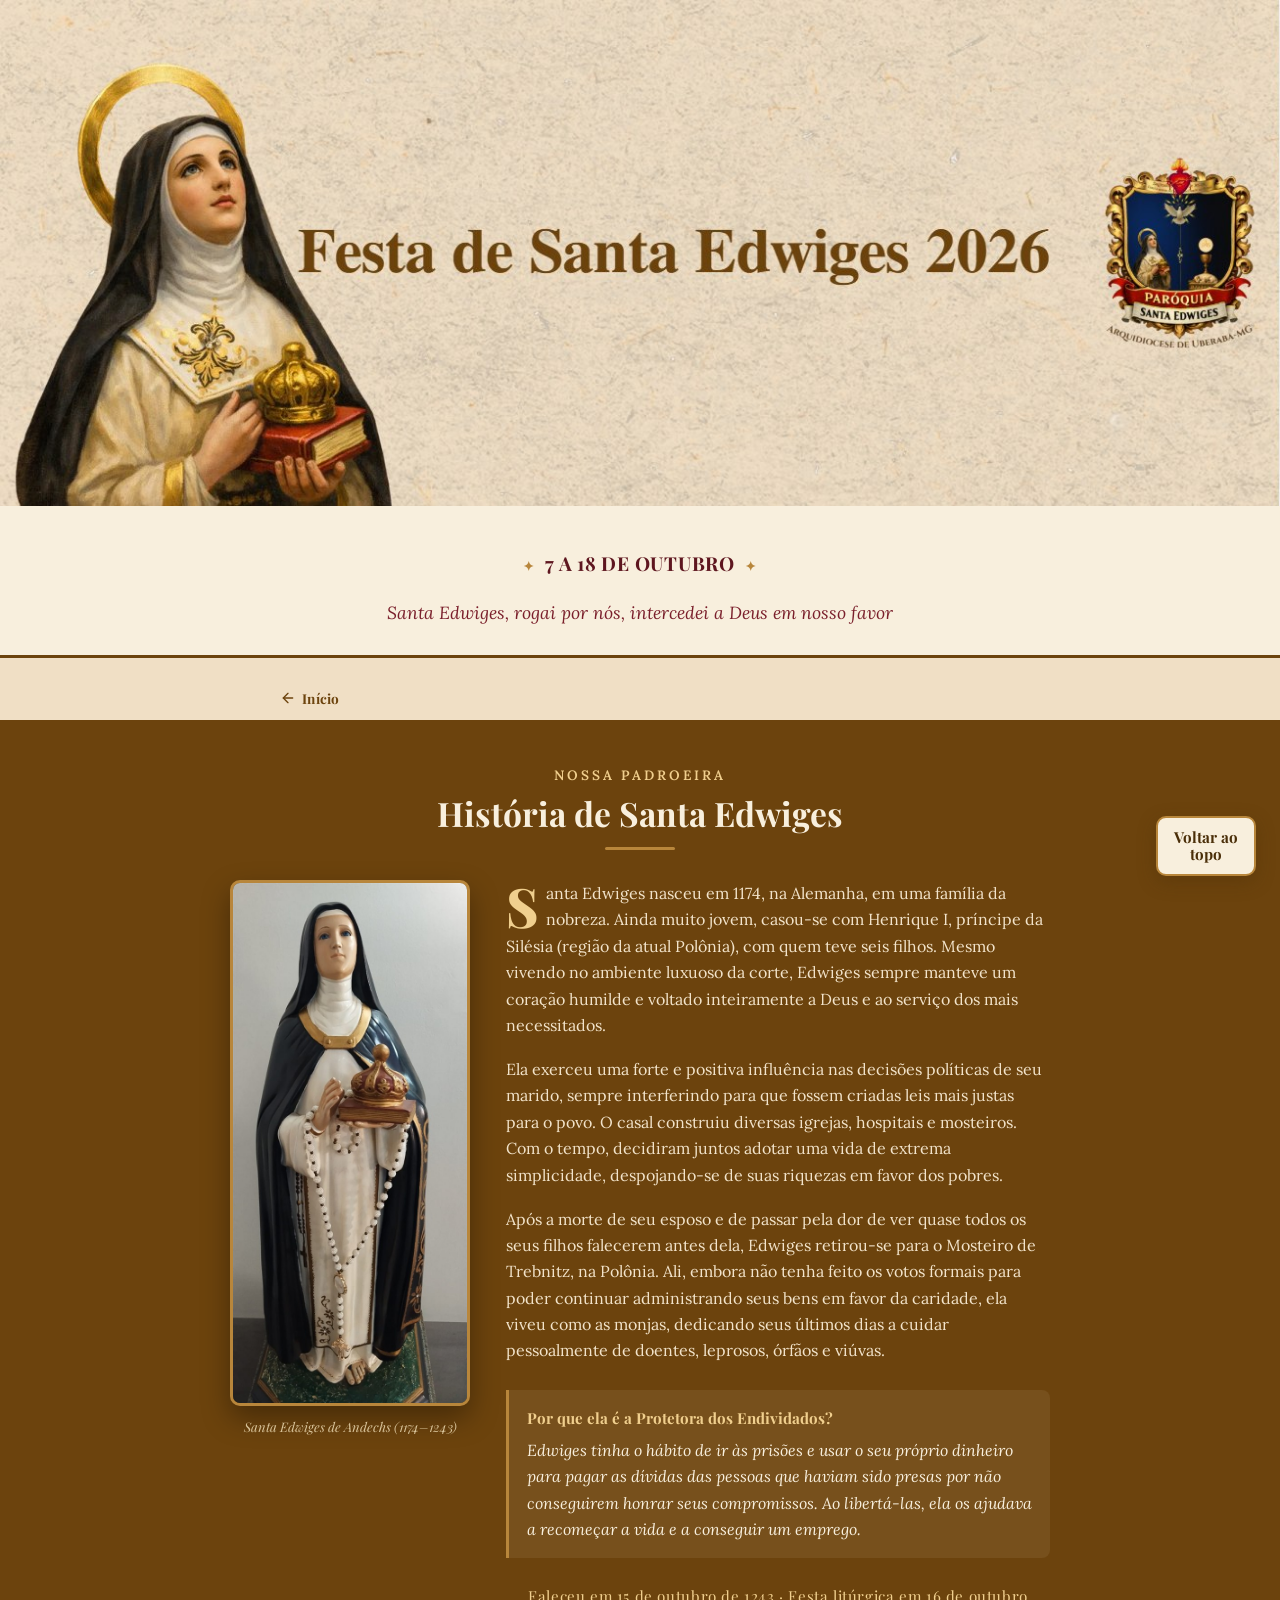
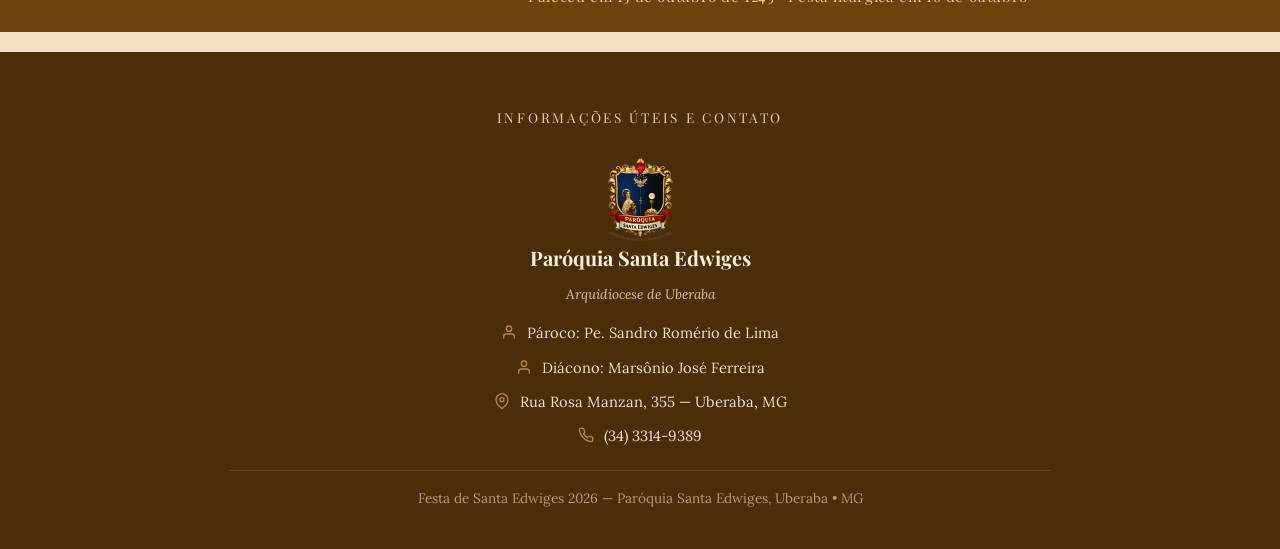
<file: historia.html>
<!DOCTYPE html>
<html lang="pt-BR">
<head>
<meta charset="UTF-8">
<meta name="viewport" content="width=device-width, initial-scale=1.0">
<title>História de Santa Edwiges | Paróquia Santa Edwiges - Uberaba</title>
<meta name="description" content="Conheça a história de Santa Edwiges, padroeira dos endividados. Paróquia Santa Edwiges, Uberaba - MG.">
<link rel="preconnect" href="https://fonts.googleapis.com">
<link rel="preconnect" href="https://fonts.gstatic.com" crossorigin>
<link href="https://fonts.googleapis.com/css2?family=Playfair+Display:wght@600;700;800;900&family=Lora:ital,wght@0,400;0,500;0,600;1,400&display=swap" rel="stylesheet">
<link rel="stylesheet" href="css/style.css">
</head>
<body class="site-page">
  <a class="skip-link" href="#conteudo">Pular para o conteúdo</a>

<!-- HERO -->
  <header class="hero">
    <img src="assets/images/banner-otimizado.jpg" srcset="assets/images/banner-mobile.jpg 768w, assets/images/banner-otimizado.jpg 1307w" sizes="100vw" width="1307" height="517" fetchpriority="high" alt="Festa de Santa Edwiges 2026 — Paróquia Santa Edwiges, Uberaba">
    <div class="hero-sub">
      <p class="dates">7 a 18 de Outubro</p>
      <p class="tag">Santa Edwiges, rogai por nós,
intercedei a Deus em nosso favor</p>
    </div>
  </header>

  <div class="backlink-wrap">
    <a class="backlink" href="index.html">
      <svg viewBox="0 0 24 24" fill="none" stroke="currentColor" stroke-width="2" stroke-linecap="round" stroke-linejoin="round"><path d="M19 12H5"/><path d="M12 19l-7-7 7-7"/></svg>
      Início
    </a>
  </div>

<!-- HISTÓRIA -->
  <main id="conteudo" tabindex="-1">
  <section class="historia" id="historia">
    <div class="container">
      <div class="section-head">
        <span class="eyebrow">Nossa Padroeira</span>
        <h1>História de Santa Edwiges</h1>
        <div class="rule"></div>
      </div>

      <div class="historia-grid">
        <figure class="historia-figure">
          <img src="assets/images/santa-edwiges-historia.jpg" width="520" height="1156" loading="lazy" decoding="async" alt="Imagem sacra de Santa Edwiges, segurando um raminho de trigo e uma capela em miniatura">
          <figcaption>Santa Edwiges de Andechs (1174–1243)</figcaption>
        </figure>

        <div class="historia-text">
          <p>Santa Edwiges nasceu em 1174, na Alemanha, em uma família da nobreza. Ainda muito jovem, casou-se com Henrique I, príncipe da Silésia (região da atual Polônia), com quem teve seis filhos. Mesmo vivendo no ambiente luxuoso da corte, Edwiges sempre manteve um coração humilde e voltado inteiramente a Deus e ao serviço dos mais necessitados.</p>

          <p>Ela exerceu uma forte e positiva influência nas decisões políticas de seu marido, sempre interferindo para que fossem criadas leis mais justas para o povo. O casal construiu diversas igrejas, hospitais e mosteiros. Com o tempo, decidiram juntos adotar uma vida de extrema simplicidade, despojando-se de suas riquezas em favor dos pobres.</p>

          <p>Após a morte de seu esposo e de passar pela dor de ver quase todos os seus filhos falecerem antes dela, Edwiges retirou-se para o Mosteiro de Trebnitz, na Polônia. Ali, embora não tenha feito os votos formais para poder continuar administrando seus bens em favor da caridade, ela viveu como as monjas, dedicando seus últimos dias a cuidar pessoalmente de doentes, leprosos, órfãos e viúvas.</p>

          <div class="quote">
            <strong>Por que ela é a Protetora dos Endividados?</strong>
            Edwiges tinha o hábito de ir às prisões e usar o seu próprio dinheiro para pagar as dívidas das pessoas que haviam sido presas por não conseguirem honrar seus compromissos. Ao libertá-las, ela os ajudava a recomeçar a vida e a conseguir um emprego.
          </div>

          <p class="date-line">Faleceu em 15 de outubro de 1243 · Festa litúrgica em 16 de outubro</p>
        </div>
      </div>
    </div>
  </section>
  </main>

  <a href="#" id="btnTopo" title="Voltar ao topo" aria-label="Voltar ao topo">
    Voltar ao topo
  </a>

<!-- FOOTER -->
  <footer id="contato">
    <div class="container">
      <p class="foot-title">Informações úteis e contato</p>
      <div class="foot-card">
        <img src="assets/images/brasao-otimizado.png" width="160" height="200" loading="lazy" decoding="async" alt="icone paróquia santa edwiges">
        <h3>Paróquia Santa Edwiges</h3>
        <p class="arqui">Arquidiocese de Uberaba</p>

        <ul class="foot-list">
          <li>
            <svg viewBox="0 0 24 24" fill="none" stroke="currentColor" stroke-width="2" stroke-linecap="round" stroke-linejoin="round"><path d="M20 21v-2a4 4 0 0 0-4-4H8a4 4 0 0 0-4 4v2"/><circle cx="12" cy="7" r="4"/></svg>
            <a href="https://arquidiocesedeuberaba.com.br/clero/padre-sandro-romerio-de-lima" target="_blank" rel="noopener">Pároco: Pe. Sandro Romério de Lima</a>
          </li>
          <li>
            <svg viewBox="0 0 24 24" fill="none" stroke="currentColor" stroke-width="2" stroke-linecap="round" stroke-linejoin="round"><path d="M20 21v-2a4 4 0 0 0-4-4H8a4 4 0 0 0-4 4v2"/><circle cx="12" cy="7" r="4"/></svg>
            <a href="https://arquidiocesedeuberaba.com.br/clero/diacono-marsonio-jose-ferreira" target="_blank" rel="noopener">Diácono: Marsônio José Ferreira</a>
          </li>
          <li>
            <svg viewBox="0 0 24 24" fill="none" stroke="currentColor" stroke-width="2" stroke-linecap="round" stroke-linejoin="round"><path d="M21 10c0 7-9 13-9 13s-9-6-9-13a9 9 0 0 1 18 0Z"/><circle cx="12" cy="10" r="3"/></svg>
            <a href="https://www.google.com/maps/search/?api=1&query=Rua+Rosa+Manzan%2C+355%2C+Uberaba+MG" target="_blank" rel="noopener">Rua Rosa Manzan, 355 — Uberaba, MG</a>
          </li>
          <li>
            <svg viewBox="0 0 24 24" fill="none" stroke="currentColor" stroke-width="2" stroke-linecap="round" stroke-linejoin="round"><path d="M22 16.92v3a2 2 0 0 1-2.18 2 19.79 19.79 0 0 1-8.63-3.07 19.5 19.5 0 0 1-6-6 19.79 19.79 0 0 1-3.07-8.67A2 2 0 0 1 4.11 2h3a2 2 0 0 1 2 1.72c.13.96.36 1.9.7 2.81a2 2 0 0 1-.45 2.11L8.09 9.91a16 16 0 0 0 6 6l1.27-1.27a2 2 0 0 1 2.11-.45c.91.34 1.85.57 2.81.7A2 2 0 0 1 22 16.92z"/></svg>
            <a href="tel:+553433149389">(34) 3314-9389</a>
          </li>
        </ul>
      </div>
      <p class="copy">Festa de Santa Edwiges 2026 — Paróquia Santa Edwiges, Uberaba • MG</p>
    </div>
  </footer>
</body>
</html>
</file>
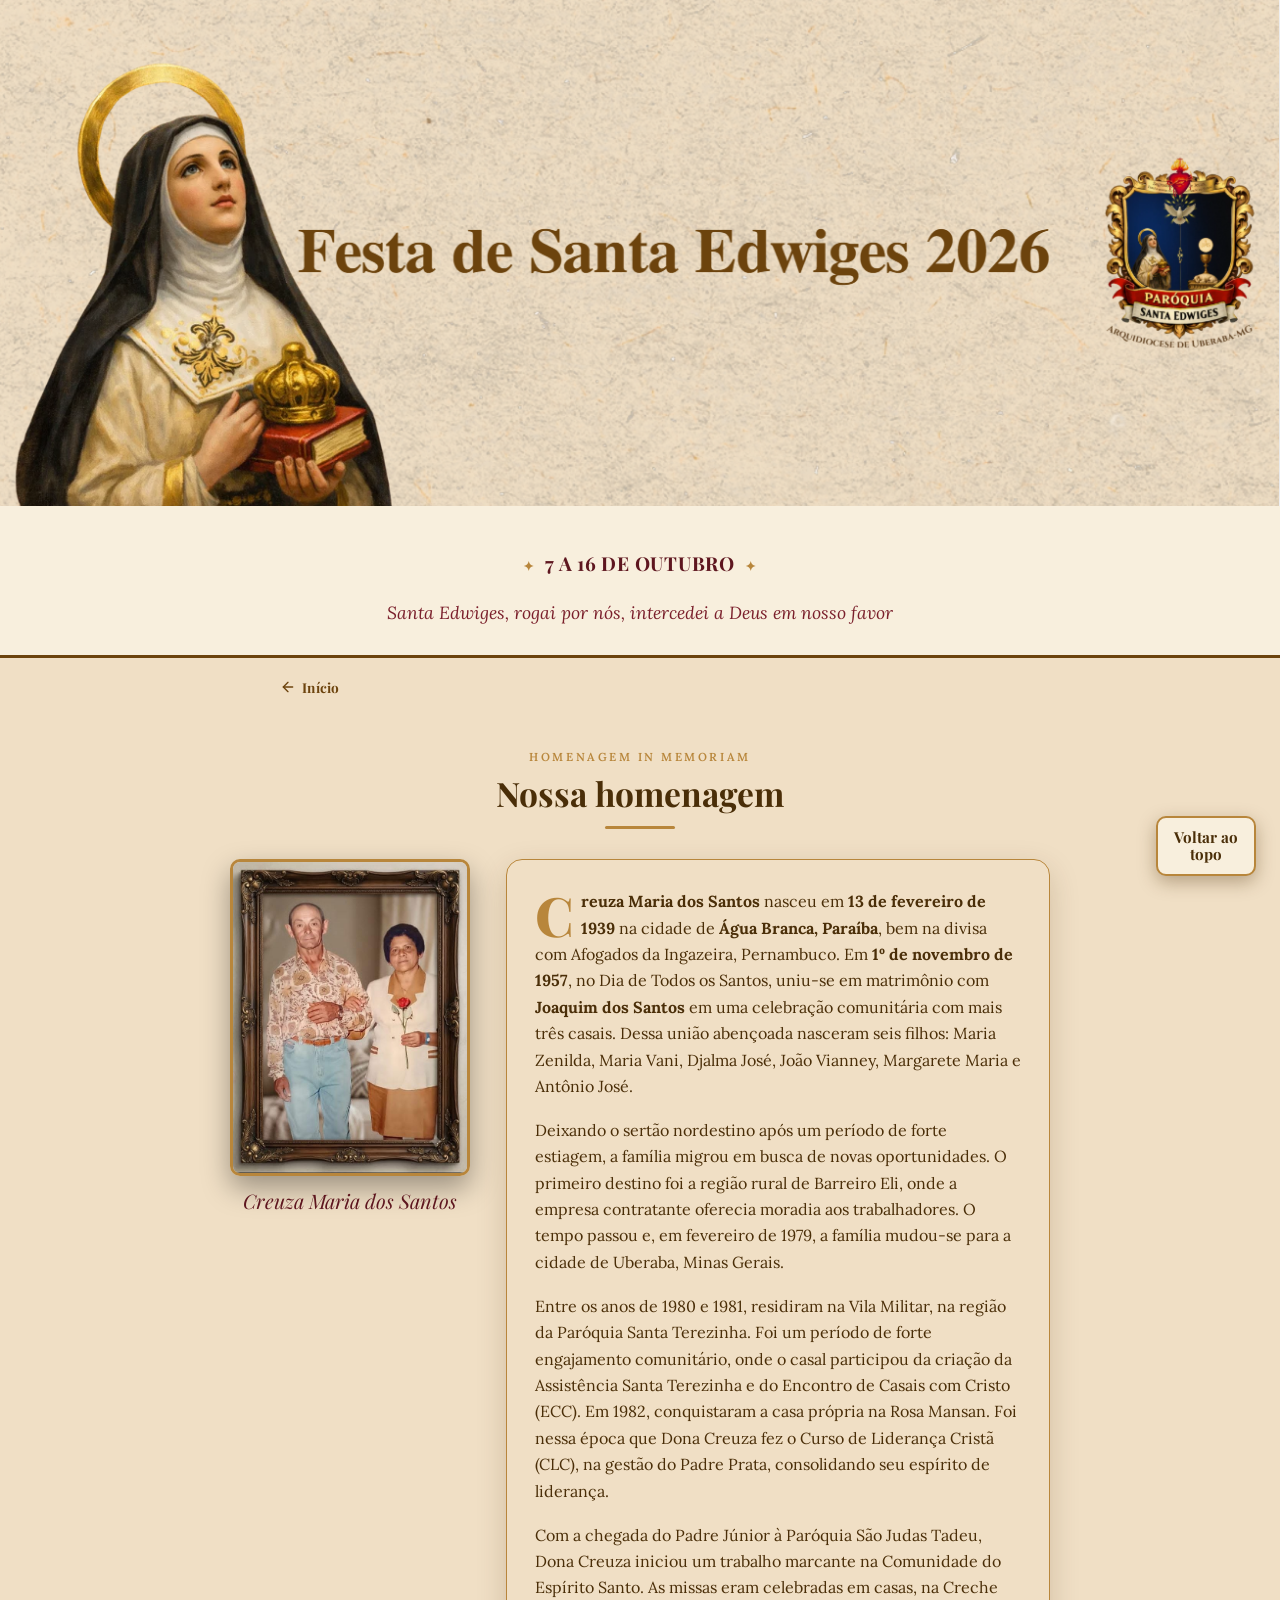
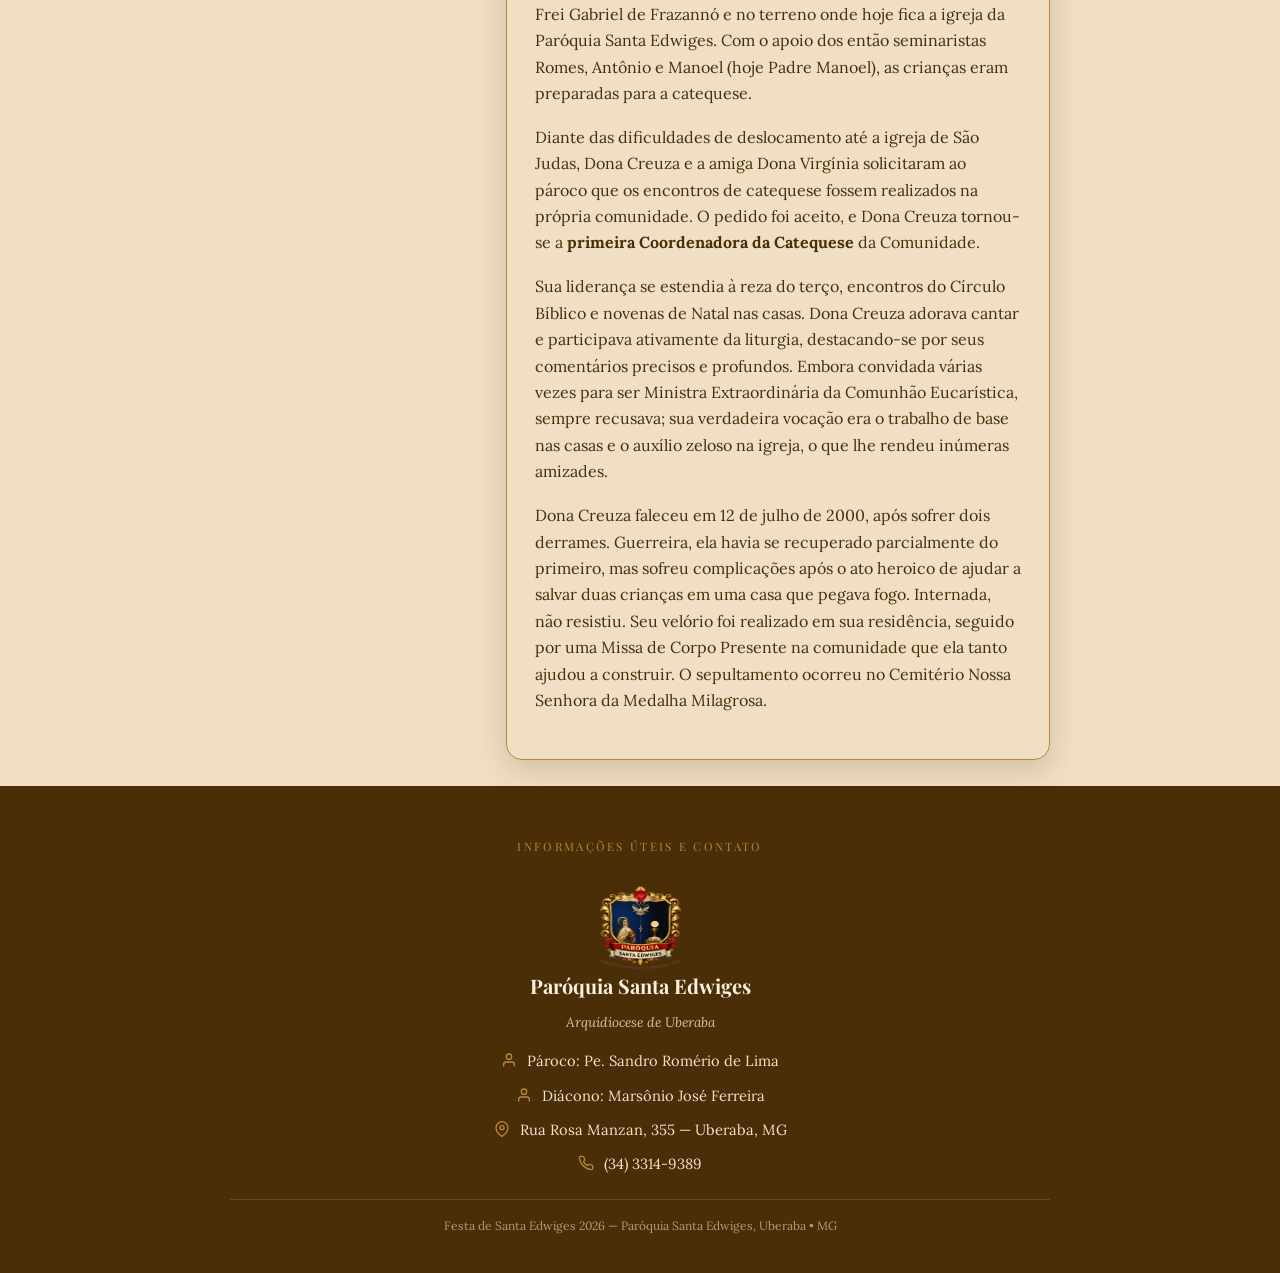
<file: homenageados.html>
<!DOCTYPE html>
<html lang="pt-BR">

<head>
  <meta charset="UTF-8">
  <meta name="viewport" content="width=device-width, initial-scale=1.0">
  <title>Homenageados | Festa de Santa Edwiges 2026</title>
  <meta name="description"
    content="Confira a programação completa da Festa de Santa Edwiges 2026: procissão, missas, novena e quermesse.">
  <link rel="preconnect" href="https://fonts.googleapis.com">
  <link rel="preconnect" href="https://fonts.gstatic.com" crossorigin>
  <link
    href="https://fonts.googleapis.com/css2?family=Playfair+Display:wght@600;700;800;900&family=Lora:ital,wght@0,400;0,500;0,600;1,400&display=swap"
    rel="stylesheet">
  <link rel="stylesheet" href="css/style.css">
</head>

<body>

  <!-- HERO -->
  <header class="hero">
    <img src="assets/images/banner.png" alt="Festa de Santa Edwiges 2026 — Paróquia Santa Edwiges, Uberaba">
    <div class="hero-sub">
      <p class="dates">7 a 16 de Outubro</p>
      <p class="tag">Santa Edwiges, rogai por nós,
        intercedei a Deus em nosso favor</p>
    </div>
  </header>

  <div class="backlink-wrap">
    <a class="backlink" href="index.html">
      <svg viewBox="0 0 24 24" fill="none" stroke="currentColor" stroke-width="2" stroke-linecap="round"
        stroke-linejoin="round">
        <path d="M19 12H5" />
        <path d="M12 19l-7-7 7-7" />
      </svg>
      Início
    </a>
  </div>

  <main>
    <section class="historia" aria-labelledby="homenageados-titulo">
      <div class="container">
        <div class="section-head">
          <span class="eyebrow">Homenagem in memoriam</span>
          <h1 id="homenageados-titulo">Nossa homenagem</h1>
          <div class="rule" aria-hidden="true"></div>
        </div>

        <article class="historia-grid" aria-labelledby="homenageada-nome">
          <figure class="historia-figure">
            <img src="assets/images/Homenageada%20-%20Creuza.jpeg"
              alt="Fotografia de um casal em uma moldura decorativa, em homenagem a Creuza" width="609" height="810">
            <figcaption id="homenageada-nome">Creuza Maria dos Santos</figcaption>
          </figure>
          <div class="historia-text homenagem-card">
              <p>
                <strong>Creuza Maria dos Santos</strong> nasceu em <strong>13 de fevereiro de 1939</strong> na cidade de <strong>Água Branca, Paraíba</strong>, bem na
                divisa com Afogados da Ingazeira, Pernambuco. Em <strong>1º de novembro de 1957</strong>, no Dia de Todos os Santos,
                uniu-se em matrimônio com <strong>Joaquim dos Santos</strong> em uma celebração comunitária com mais três casais.
                Dessa união abençoada nasceram seis filhos: Maria Zenilda, Maria Vani, Djalma José, João Vianney,
                Margarete Maria e Antônio José.
              </p>
              <p>Deixando o sertão nordestino após um período de forte estiagem, a família migrou em busca de novas
                oportunidades. O primeiro destino foi a região rural de Barreiro Eli, onde a empresa contratante
                oferecia moradia aos trabalhadores. O tempo passou e, em fevereiro de 1979, a família mudou-se para a
                cidade de Uberaba, Minas Gerais.
              </p>
              <p>Entre os anos de 1980 e 1981, residiram na Vila Militar, na região da Paróquia Santa Terezinha. Foi um
                período de forte engajamento comunitário, onde o casal participou da criação da Assistência Santa
                Terezinha e do Encontro de Casais com Cristo (ECC). Em 1982, conquistaram a casa própria na Rosa Mansan.
                Foi nessa época que Dona Creuza fez o Curso de Liderança Cristã (CLC), na gestão do Padre Prata,
                consolidando seu espírito de liderança.
              </p>
              <p>Com a chegada do Padre Júnior à Paróquia São Judas Tadeu, Dona Creuza iniciou um trabalho marcante na
                Comunidade do Espírito Santo. As missas eram celebradas em casas, na Creche Frei Gabriel de Frazannó e
                no terreno onde hoje fica a igreja da Paróquia Santa Edwiges. Com o apoio dos então seminaristas Romes,
                Antônio e Manoel (hoje Padre Manoel), as crianças eram preparadas para a catequese.
              </p>
              <p>Diante das dificuldades de deslocamento até a igreja de São Judas, Dona Creuza e a amiga Dona Virgínia
                solicitaram ao pároco que os encontros de catequese fossem realizados na própria comunidade. O pedido
                foi aceito, e Dona Creuza tornou-se a <strong>primeira Coordenadora da Catequese</strong> da Comunidade.
              </p>
              <p>Sua liderança se estendia à reza do terço, encontros do Círculo Bíblico e novenas de Natal nas casas.
                Dona Creuza adorava cantar e participava ativamente da liturgia, destacando-se por seus comentários
                precisos e profundos. Embora convidada várias vezes para ser Ministra Extraordinária da Comunhão
                Eucarística, sempre recusava; sua verdadeira vocação era o trabalho de base nas casas e o auxílio zeloso
                na igreja, o que lhe rendeu inúmeras amizades.
              </p>
              <p>Dona Creuza faleceu em 12 de julho de 2000, após sofrer dois derrames. Guerreira, ela havia se
                recuperado parcialmente do primeiro, mas sofreu complicações após o ato heroico de ajudar a salvar duas
                crianças em uma casa que pegava fogo. Internada, não resistiu. Seu velório foi realizado em sua
                residência, seguido por uma Missa de Corpo Presente na comunidade que ela tanto ajudou a construir. O
                sepultamento ocorreu no Cemitério Nossa Senhora da Medalha Milagrosa.
              </p>
          </div>
        </article>
      </div>
    </section>
  </main>

  <a href="#" id="btnTopo" title="Voltar ao topo" aria-label="Voltar ao topo">
    Voltar ao topo
  </a>


  <!-- FOOTER -->
  <footer id="contato">
    <div class="container">
      <p class="foot-title">Informações úteis e contato</p>
      <div class="foot-card">
        <img src="./assets/images/favicon.png" alt="icone paróquia santa edwiges">
        <h3>Paróquia Santa Edwiges</h3>
        <p class="arqui">Arquidiocese de Uberaba</p>

        <ul class="foot-list">
          <li>
            <svg viewBox="0 0 24 24" fill="none" stroke="currentColor" stroke-width="2" stroke-linecap="round"
              stroke-linejoin="round">
              <path d="M20 21v-2a4 4 0 0 0-4-4H8a4 4 0 0 0-4 4v2" />
              <circle cx="12" cy="7" r="4" />
            </svg>
            <a href="https://arquidiocesedeuberaba.com.br/clero/padre-sandro-romerio-de-lima" target="_blank"
              rel="noopener">Pároco: Pe. Sandro Romério de Lima</a>
          </li>
          <li>
            <svg viewBox="0 0 24 24" fill="none" stroke="currentColor" stroke-width="2" stroke-linecap="round"
              stroke-linejoin="round">
              <path d="M20 21v-2a4 4 0 0 0-4-4H8a4 4 0 0 0-4 4v2" />
              <circle cx="12" cy="7" r="4" />
            </svg>
            <a href="https://arquidiocesedeuberaba.com.br/clero/diacono-marsonio-jose-ferreira" target="_blank"
              rel="noopener">Diácono: Marsônio José Ferreira</a>
          </li>
          <li>
            <svg viewBox="0 0 24 24" fill="none" stroke="currentColor" stroke-width="2" stroke-linecap="round"
              stroke-linejoin="round">
              <path d="M21 10c0 7-9 13-9 13s-9-6-9-13a9 9 0 0 1 18 0Z" />
              <circle cx="12" cy="10" r="3" />
            </svg>
            <a href="https://www.google.com/maps/search/?api=1&query=Rua+Rosa+Manzan%2C+355%2C+Uberaba+MG"
              target="_blank" rel="noopener">Rua Rosa Manzan, 355 — Uberaba, MG</a>
          </li>
          <li>
            <svg viewBox="0 0 24 24" fill="none" stroke="currentColor" stroke-width="2" stroke-linecap="round"
              stroke-linejoin="round">
              <path
                d="M22 16.92v3a2 2 0 0 1-2.18 2 19.79 19.79 0 0 1-8.63-3.07 19.5 19.5 0 0 1-6-6 19.79 19.79 0 0 1-3.07-8.67A2 2 0 0 1 4.11 2h3a2 2 0 0 1 2 1.72c.13.96.36 1.9.7 2.81a2 2 0 0 1-.45 2.11L8.09 9.91a16 16 0 0 0 6 6l1.27-1.27a2 2 0 0 1 2.11-.45c.91.34 1.85.57 2.81.7A2 2 0 0 1 22 16.92z" />
            </svg>
            <a href="tel:+553433149389">(34) 3314-9389</a>
          </li>
        </ul>
      </div>
      <p class="copy">Festa de Santa Edwiges 2026 — Paróquia Santa Edwiges, Uberaba • MG</p>
    </div>
  </footer>
</body>

</html>
</file>
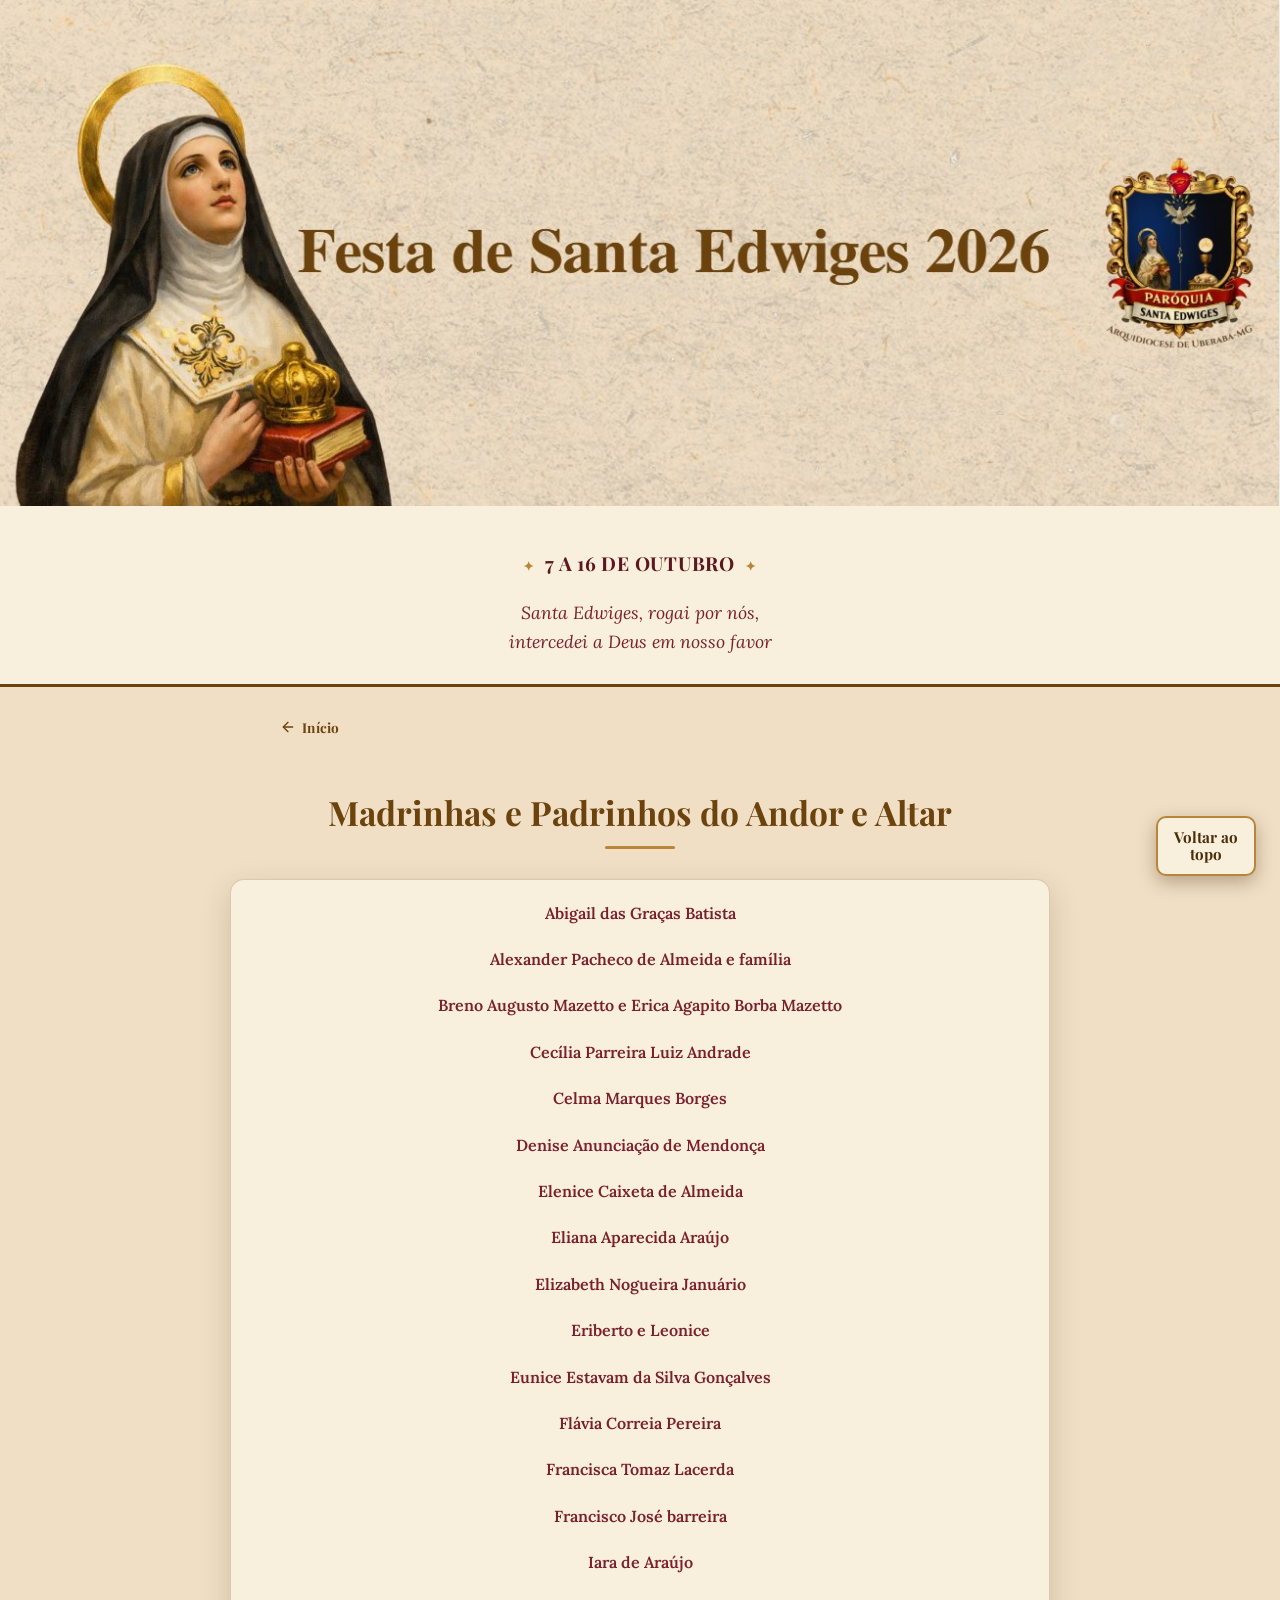
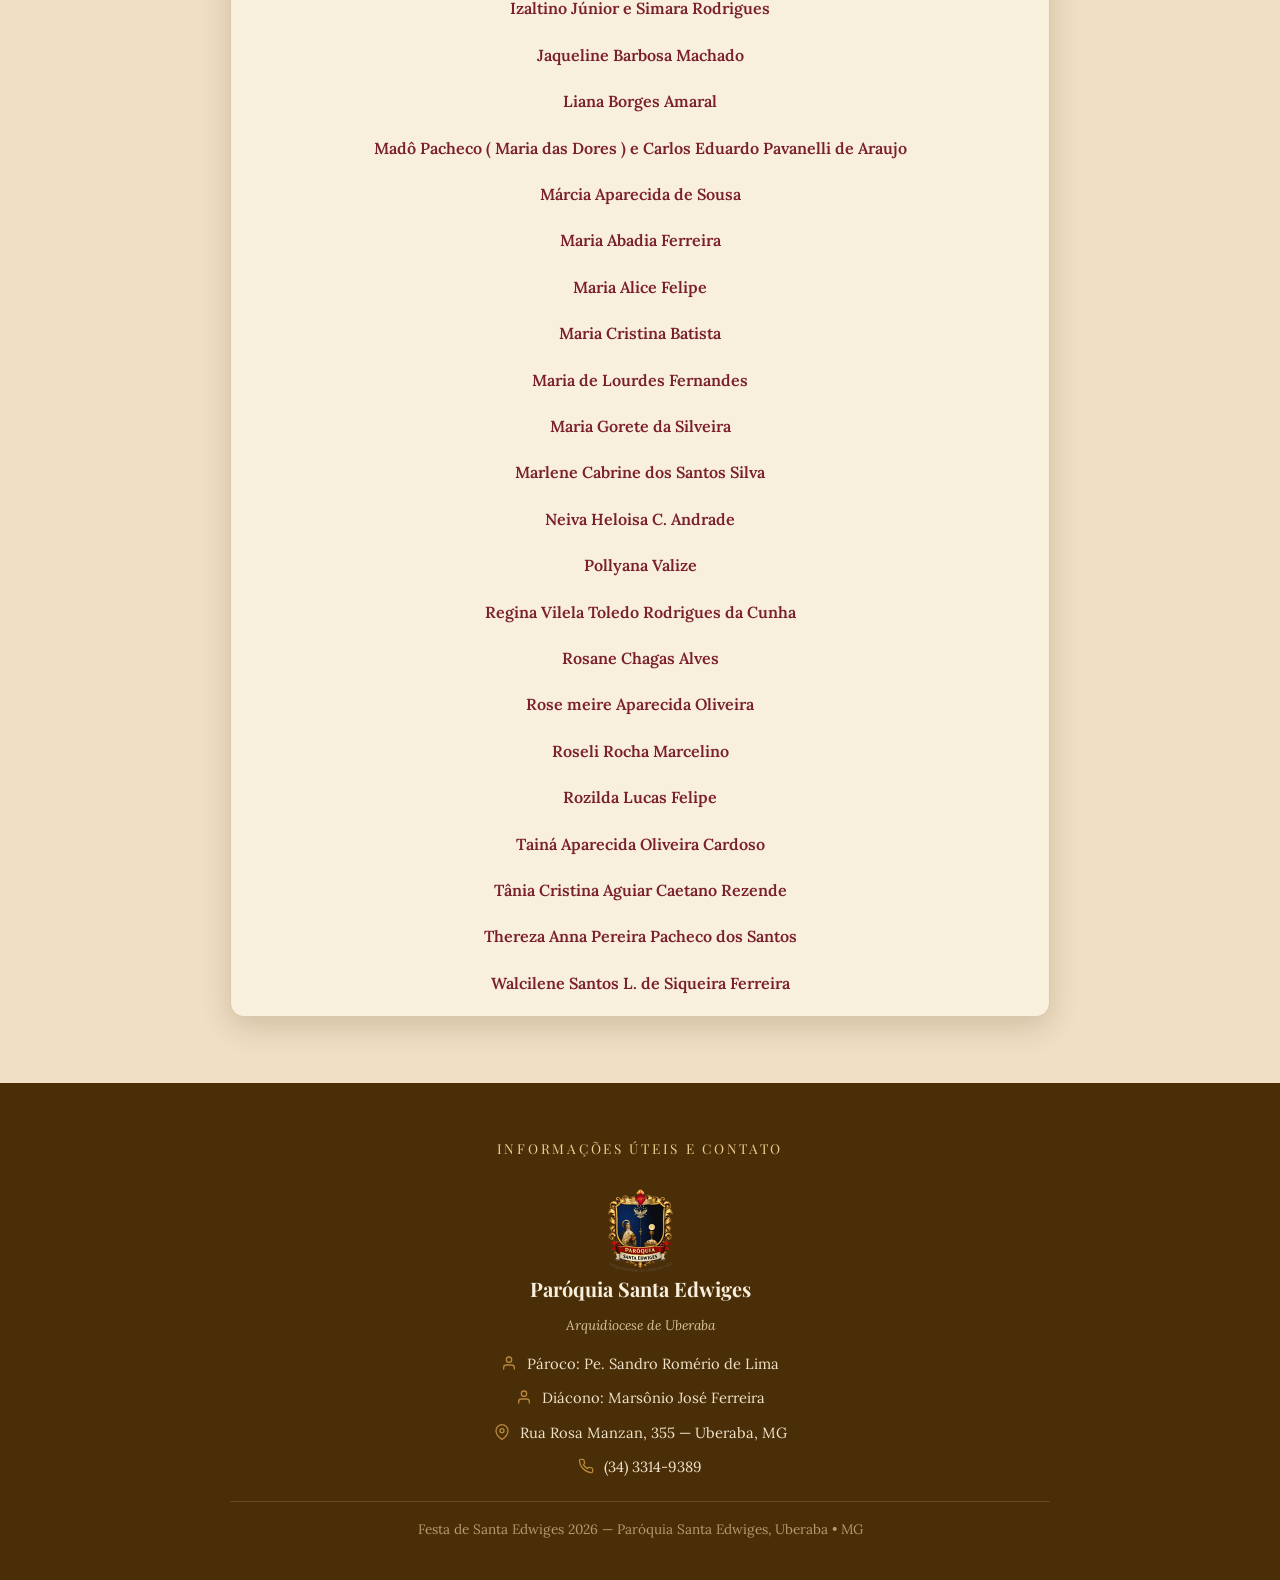
<file: madrinhas-padrinhos.html>
<!DOCTYPE html>
<html lang="pt-BR">

<head>
  <meta charset="UTF-8">
  <meta name="viewport" content="width=device-width, initial-scale=1.0">
  <title>Madrinhas e Padrinhos do Andor e Altar | Festa de Santa Edwiges 2026</title>
  <meta name="description" content="Conheça as madrinhas e os padrinhos do andor e do altar da Festa de Santa Edwiges 2026.">
  <link rel="preconnect" href="https://fonts.googleapis.com">
  <link rel="preconnect" href="https://fonts.gstatic.com" crossorigin>
  <link href="https://fonts.googleapis.com/css2?family=Playfair+Display:wght@600;700;800;900&family=Lora:ital,wght@0,400;0,500;0,600;1,400&display=swap" rel="stylesheet">
  <link rel="stylesheet" href="css/style.css">
</head>

<body class="site-page">
  <a class="skip-link" href="#conteudo">Pular para o conteúdo</a>

  <header class="hero">
    <img src="assets/images/banner-otimizado.jpg" srcset="assets/images/banner-mobile.jpg 768w, assets/images/banner-otimizado.jpg 1307w" sizes="100vw" width="1307" height="517" fetchpriority="high" alt="Festa de Santa Edwiges 2026 — Paróquia Santa Edwiges, Uberaba">
    <div class="hero-sub">
      <p class="dates">7 a 16 de Outubro</p>
      <p class="tag">Santa Edwiges, rogai por nós,<br>intercedei a Deus em nosso favor</p>
    </div>
  </header>

  <div class="backlink-wrap">
    <a class="backlink" href="index.html">
      <svg viewBox="0 0 24 24" fill="none" stroke="currentColor" stroke-width="2" stroke-linecap="round" stroke-linejoin="round" aria-hidden="true">
        <path d="M19 12H5" />
        <path d="M12 19l-7-7 7-7" />
      </svg>
      Início
    </a>
  </div>

  <main id="conteudo" tabindex="-1">
    <section aria-labelledby="madrinhas-titulo">
      <div class="container">
        <div class="section-head">
          <h1 id="madrinhas-titulo">Madrinhas e Padrinhos do Andor e Altar</h1>
          <div class="rule" aria-hidden="true"></div>
        </div>

        <div class="day-card padrinhos-card">
          <p class="noiteiro">Abigail das Graças Batista</p>
          <p class="noiteiro">Alexander Pacheco de Almeida e família</p>
          <p class="noiteiro">Breno Augusto Mazetto e Erica Agapito Borba Mazetto</p>
          <p class="noiteiro">Cecília Parreira Luiz Andrade</p>
          <p class="noiteiro">Celma Marques Borges</p>
          <p class="noiteiro">Denise Anunciação de Mendonça</p>
          <p class="noiteiro">Elenice Caixeta de Almeida</p>
          <p class="noiteiro">Eliana Aparecida Araújo</p>
          <p class="noiteiro">Elizabeth Nogueira Januário</p>
          <p class="noiteiro">Eriberto e Leonice</p>
          <p class="noiteiro">Eunice Estavam da Silva Gonçalves</p>
          <p class="noiteiro">Flávia Correia Pereira</p>
          <p class="noiteiro">Francisca Tomaz Lacerda</p>
          <p class="noiteiro">Francisco José barreira</p>
          <p class="noiteiro">Iara de Araújo</p>
          <p class="noiteiro">Izaltino Júnior e Simara Rodrigues</p>
          <p class="noiteiro">Jaqueline Barbosa Machado</p>
          <p class="noiteiro">Liana Borges Amaral</p>
          <p class="noiteiro">Madô Pacheco ( Maria das Dores ) e Carlos Eduardo Pavanelli de Araujo</p>
          <p class="noiteiro">Márcia Aparecida de Sousa</p>
          <p class="noiteiro">Maria Abadia Ferreira</p>
          <p class="noiteiro">Maria Alice Felipe</p>
          <p class="noiteiro">Maria Cristina Batista</p>
          <p class="noiteiro">Maria de Lourdes Fernandes</p>
          <p class="noiteiro">Maria Gorete da Silveira</p>
          <p class="noiteiro">Marlene Cabrine dos Santos Silva</p>
          <p class="noiteiro">Neiva Heloisa C. Andrade</p>
          <p class="noiteiro">Pollyana Valize</p>
          <p class="noiteiro">Regina Vilela Toledo Rodrigues da Cunha</p>
          <p class="noiteiro">Rosane Chagas Alves</p>
          <p class="noiteiro">Rose meire Aparecida Oliveira</p>
          <p class="noiteiro">Roseli Rocha Marcelino</p>
          <p class="noiteiro">Rozilda Lucas Felipe</p>
          <p class="noiteiro">Tainá Aparecida Oliveira Cardoso</p>
          <p class="noiteiro">Tânia Cristina Aguiar Caetano Rezende</p>
          <p class="noiteiro">Thereza Anna Pereira Pacheco dos Santos</p>
          <p class="noiteiro">Walcilene Santos L. de Siqueira Ferreira</p>
        </div>
      </div>
    </section>
  </main>

  <a href="#" id="btnTopo" title="Voltar ao topo" aria-label="Voltar ao topo">Voltar ao topo</a>

  <footer id="contato">
    <div class="container">
      <p class="foot-title">Informações úteis e contato</p>
      <div class="foot-card">
        <img src="assets/images/brasao-otimizado.png" width="160" height="200" loading="lazy" decoding="async" alt="Brasão da Paróquia Santa Edwiges">
        <h3>Paróquia Santa Edwiges</h3>
        <p class="arqui">Arquidiocese de Uberaba</p>
        <ul class="foot-list">
          <li><svg viewBox="0 0 24 24" fill="none" stroke="currentColor" stroke-width="2" stroke-linecap="round" stroke-linejoin="round" aria-hidden="true"><path d="M20 21v-2a4 4 0 0 0-4-4H8a4 4 0 0 0-4 4v2"/><circle cx="12" cy="7" r="4"/></svg><a href="https://arquidiocesedeuberaba.com.br/clero/padre-sandro-romerio-de-lima" target="_blank" rel="noopener">Pároco: Pe. Sandro Romério de Lima</a></li>
          <li><svg viewBox="0 0 24 24" fill="none" stroke="currentColor" stroke-width="2" stroke-linecap="round" stroke-linejoin="round" aria-hidden="true"><path d="M20 21v-2a4 4 0 0 0-4-4H8a4 4 0 0 0-4 4v2"/><circle cx="12" cy="7" r="4"/></svg><a href="https://arquidiocesedeuberaba.com.br/clero/diacono-marsonio-jose-ferreira" target="_blank" rel="noopener">Diácono: Marsônio José Ferreira</a></li>
          <li><svg viewBox="0 0 24 24" fill="none" stroke="currentColor" stroke-width="2" stroke-linecap="round" stroke-linejoin="round" aria-hidden="true"><path d="M21 10c0 7-9 13-9 13s-9-6-9-13a9 9 0 0 1 18 0Z"/><circle cx="12" cy="10" r="3"/></svg><a href="https://www.google.com/maps/search/?api=1&amp;query=Rua+Rosa+Manzan%2C+355%2C+Uberaba+MG" target="_blank" rel="noopener">Rua Rosa Manzan, 355 — Uberaba, MG</a></li>
          <li><svg viewBox="0 0 24 24" fill="none" stroke="currentColor" stroke-width="2" stroke-linecap="round" stroke-linejoin="round" aria-hidden="true"><path d="M22 16.92v3a2 2 0 0 1-2.18 2 19.79 19.79 0 0 1-8.63-3.07 19.5 19.5 0 0 1-6-6 19.79 19.79 0 0 1-3.07-8.67A2 2 0 0 1 4.11 2h3a2 2 0 0 1 2 1.72c.13.96.36 1.9.7 2.81a2 2 0 0 1-.45 2.11L8.09 9.91a16 16 0 0 0 6 6l1.27-1.27a2 2 0 0 1 2.11-.45c.91.34 1.85.57 2.81.7A2 2 0 0 1 22 16.92z"/></svg><a href="tel:+553433149389">(34) 3314-9389</a></li>
        </ul>
      </div>
      <p class="copy">Festa de Santa Edwiges 2026 — Paróquia Santa Edwiges, Uberaba • MG</p>
    </div>
  </footer>
</body>

</html>
</file>
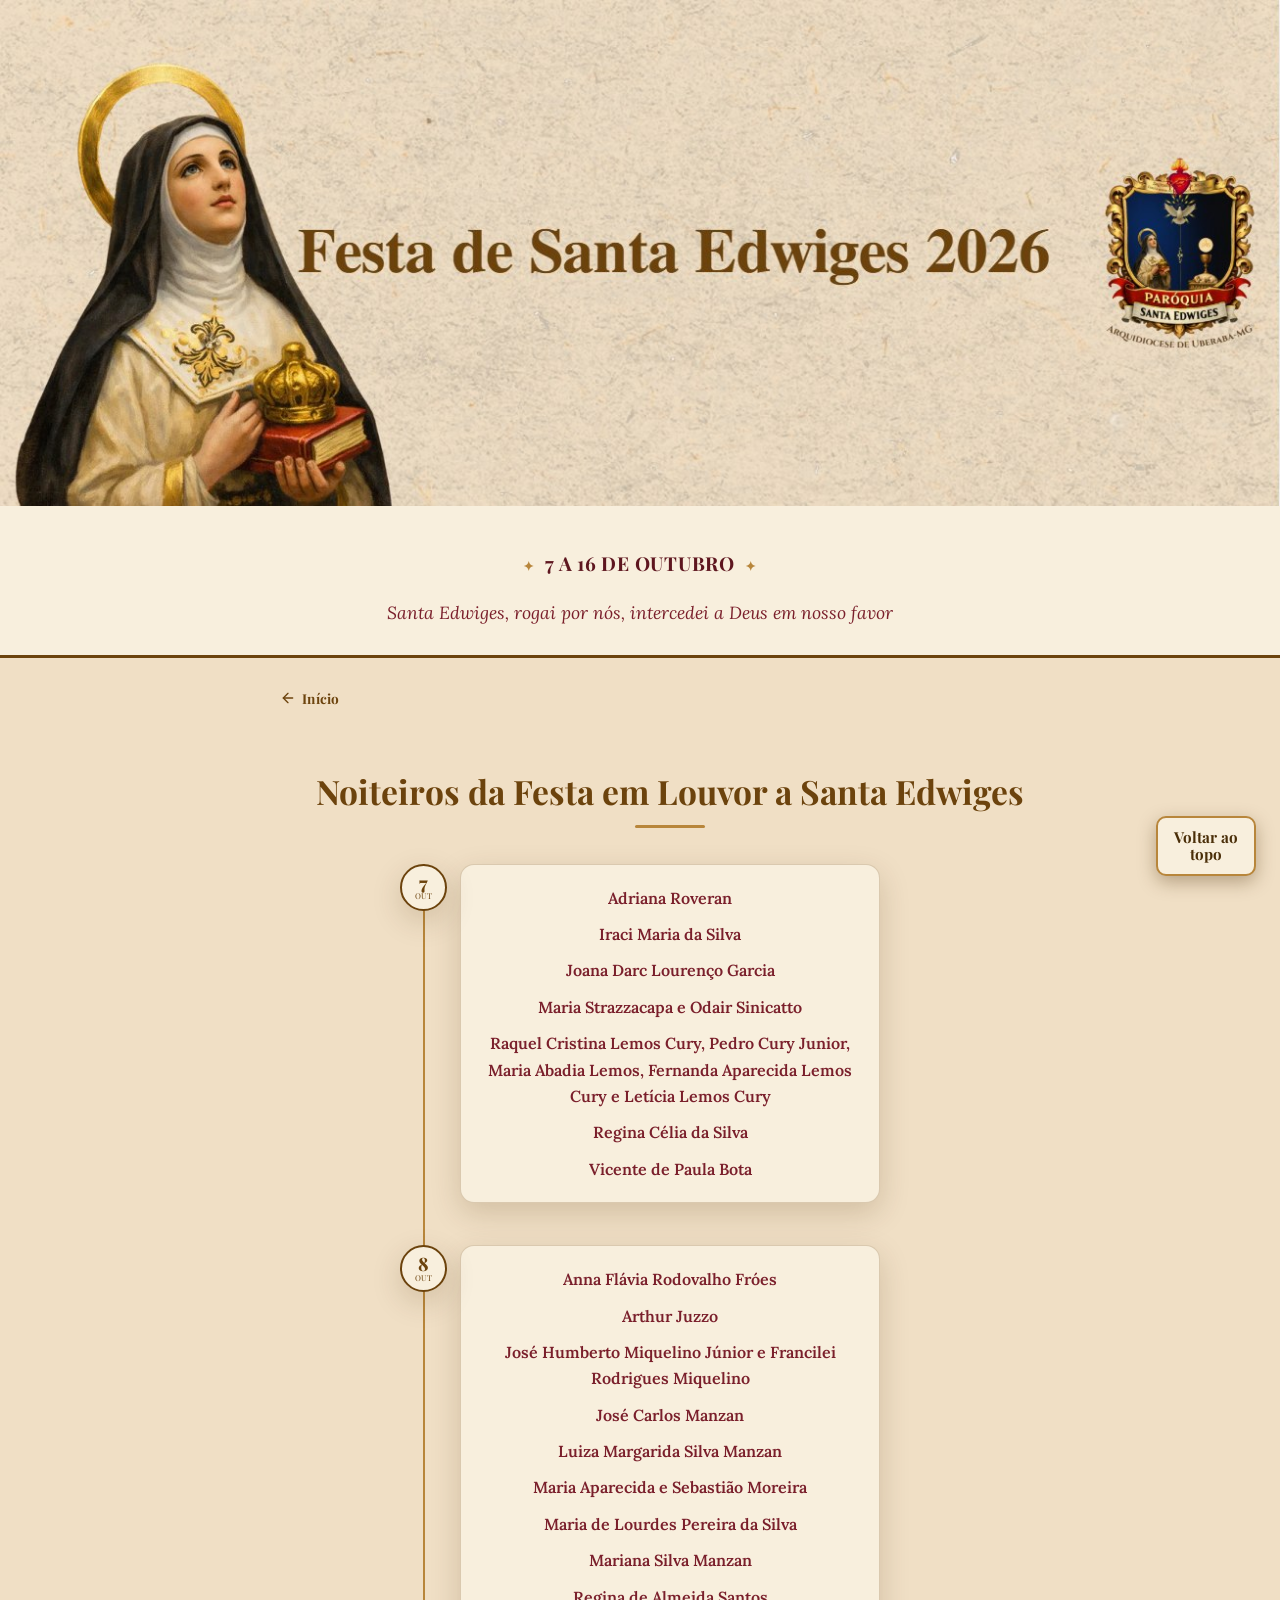
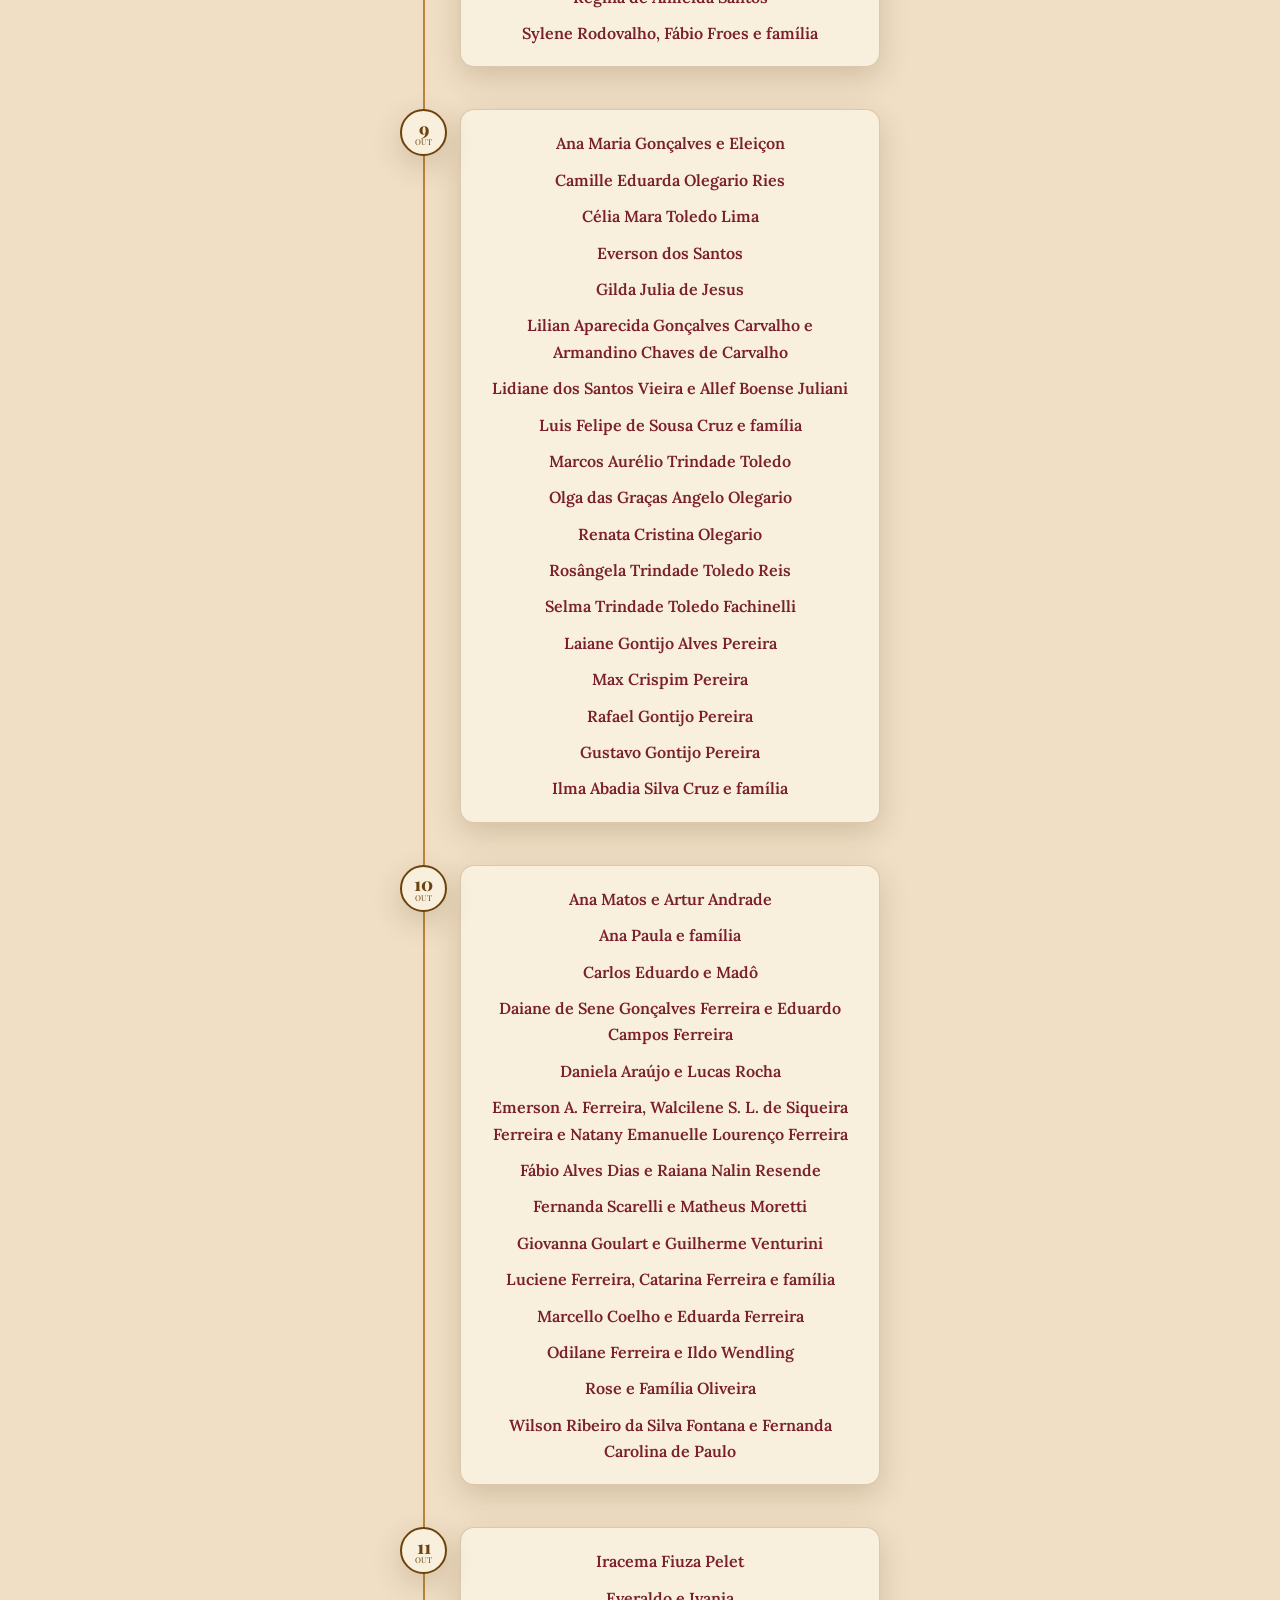
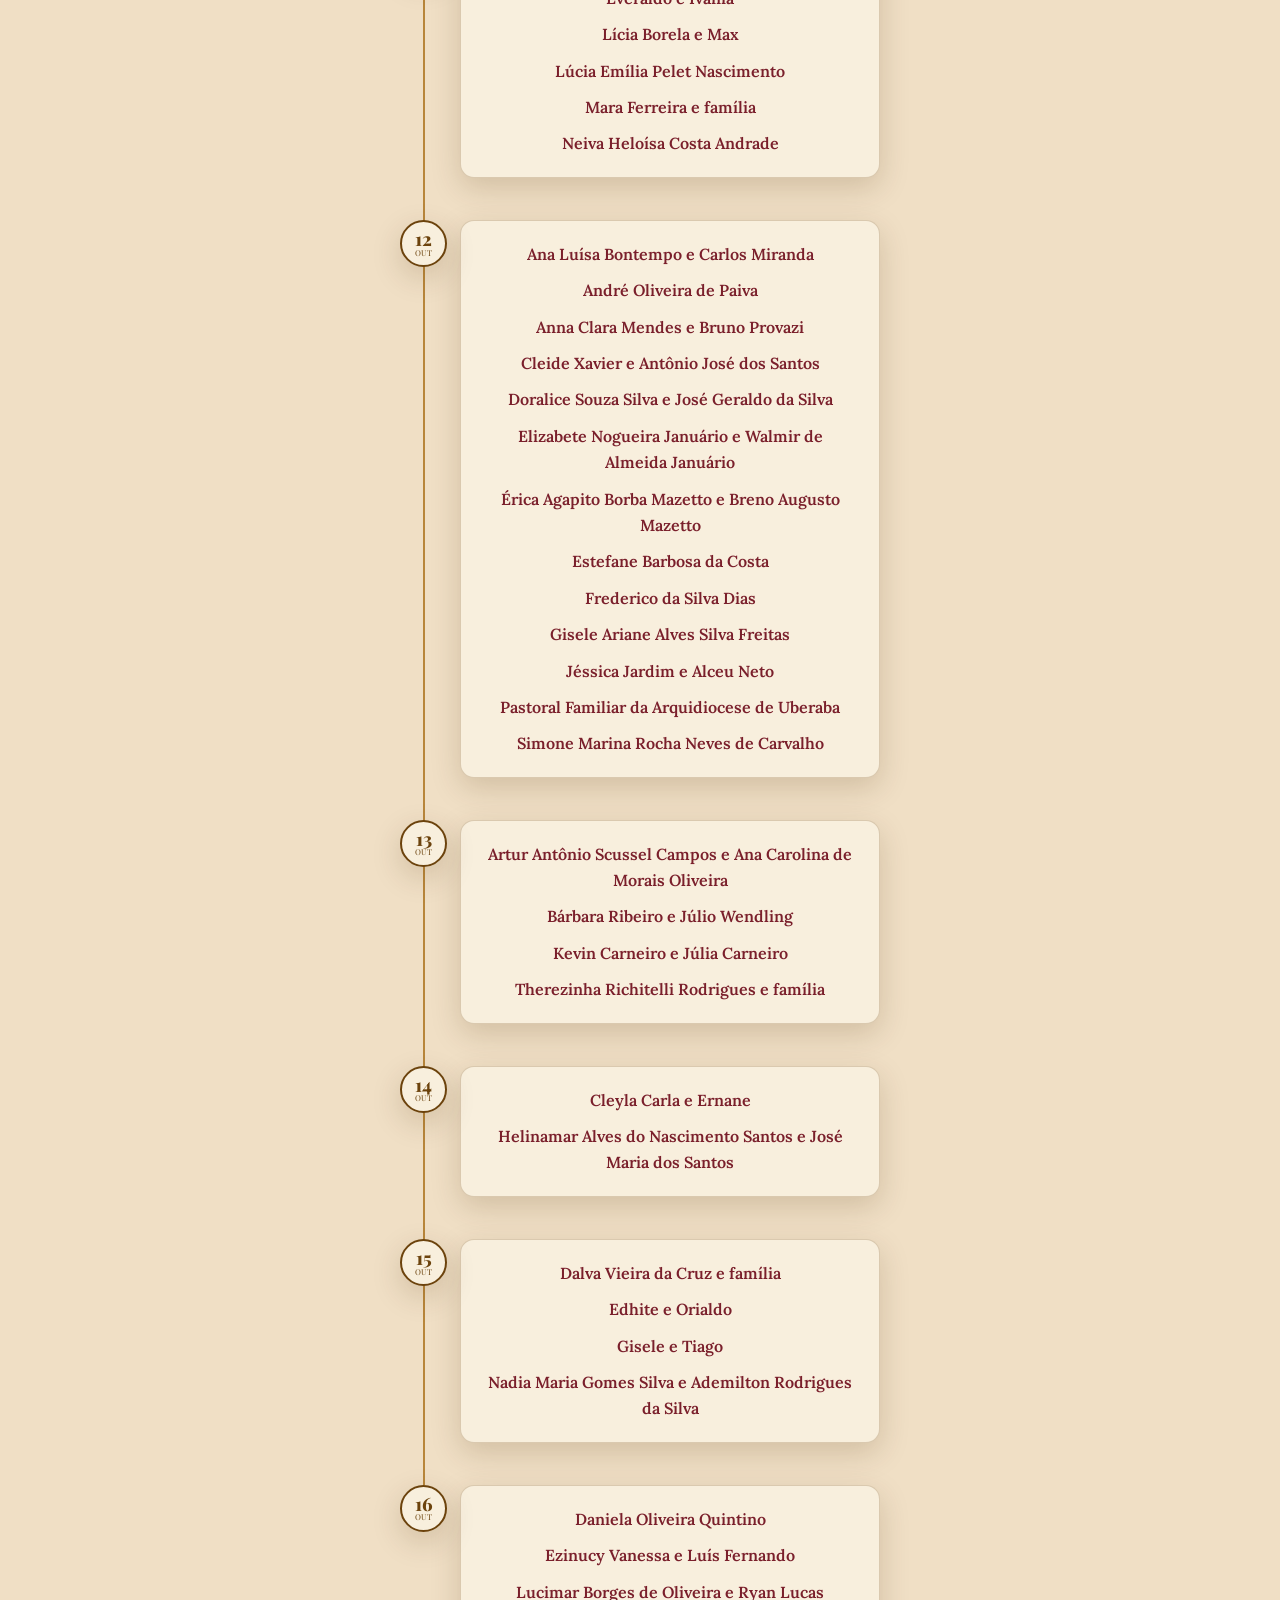
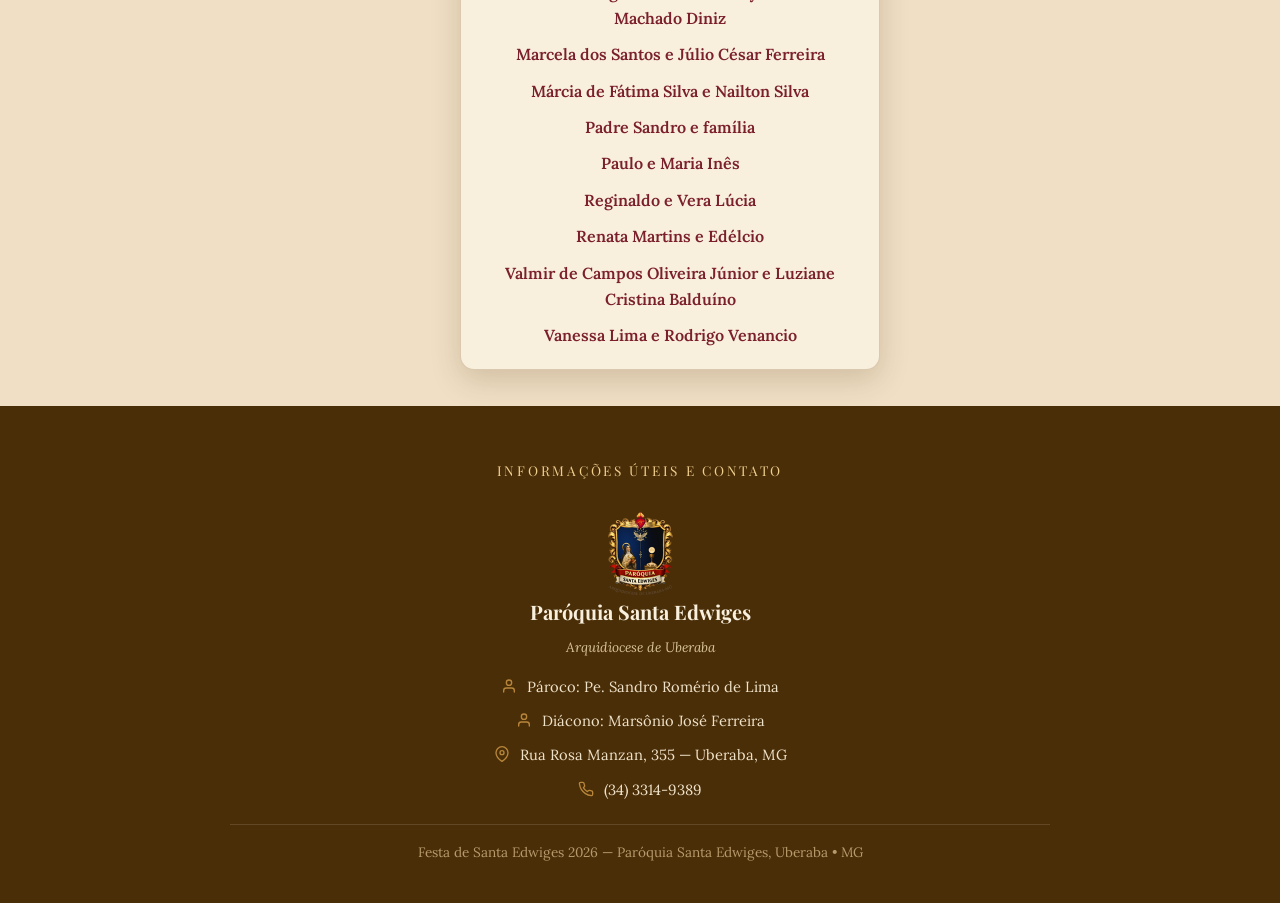
<file: noiteiros.html>
<!DOCTYPE html>
<html lang="pt-BR">

<head>
    <meta charset="UTF-8">
    <meta name="viewport" content="width=device-width, initial-scale=1.0">
    <title>Noiteiros | Festa de Santa Edwiges 2026</title>
    <meta name="description"
        content="Conheça os noiteiros da Festa em Louvor a Santa Edwiges, de 7 a 16 de outubro de 2026.">
    <link rel="preconnect" href="https://fonts.googleapis.com">
    <link rel="preconnect" href="https://fonts.gstatic.com" crossorigin>
    <link
        href="https://fonts.googleapis.com/css2?family=Playfair+Display:wght@600;700;800;900&family=Lora:ital,wght@0,400;0,500;0,600;1,400&display=swap"
        rel="stylesheet">
    <link rel="stylesheet" href="css/style.css">
</head>

<body class="site-page">
  <a class="skip-link" href="#conteudo">Pular para o conteúdo</a>

    <!-- HERO -->
    <header class="hero">
        <img src="assets/images/banner-otimizado.jpg" srcset="assets/images/banner-mobile.jpg 768w, assets/images/banner-otimizado.jpg 1307w" sizes="100vw" width="1307" height="517" fetchpriority="high" alt="Festa de Santa Edwiges 2026 — Paróquia Santa Edwiges, Uberaba">
        <div class="hero-sub">
            <p class="dates">7 a 16 de Outubro</p>
            <p class="tag">Santa Edwiges, rogai por nós,
                intercedei a Deus em nosso favor</p>
        </div>
    </header>

    <div class="backlink-wrap">
        <a class="backlink" href="index.html">
            <svg viewBox="0 0 24 24" fill="none" stroke="currentColor" stroke-width="2" stroke-linecap="round"
                stroke-linejoin="round">
                <path d="M19 12H5" />
                <path d="M12 19l-7-7 7-7" />
            </svg>
            Início
        </a>
    </div>

    <main id="conteudo" tabindex="-1">
    <section id="noiteiros">
        <div class="container">
            <div class="section-head">
                <span class="eyebrow"></span>
                <h1>Noiteiros da Festa em Louvor a Santa Edwiges</h1>
                <div class="rule"></div>
            </div>

            <div class="timeline">
                <div class="day">
                    <div class="day-badge"><span class="num">7</span><span class="mon">Out</span></div>
                </div>
                <div class="day-card">
                    <p class="noiteiro">Adriana Roveran</p>
                    <p class="noiteiro">Iraci Maria da Silva</p>
                    <p class="noiteiro">Joana Darc Lourenço Garcia</p>
                    <p class="noiteiro">Maria Strazzacapa e Odair Sinicatto</p>
                    <p class="noiteiro">Raquel Cristina Lemos Cury, Pedro Cury Junior, Maria Abadia Lemos, Fernanda Aparecida Lemos Cury e Letícia Lemos Cury</p>
                    <p class="noiteiro">Regina Célia da Silva</p>
                    <p class="noiteiro">Vicente de Paula Bota</p>
                </div>
            </div>

            <div class="timeline">
                <div class="day">
                    <div class="day-badge"><span class="num">8</span><span class="mon">Out</span></div>
                </div>
                <div class="day-card">
                    <p class="noiteiro">Anna Flávia Rodovalho Fróes</p>
                    <p class="noiteiro">Arthur Juzzo</p>
                    <p class="noiteiro">José Humberto Miquelino Júnior e Francilei Rodrigues Miquelino</p>
                    <p class="noiteiro">José Carlos Manzan </p>
                    <p class="noiteiro">Luiza Margarida Silva Manzan</p>
                    <p class="noiteiro">Maria Aparecida e Sebastião Moreira</p>
                    <p class="noiteiro">Maria de Lourdes Pereira da Silva</p>
                    <p class="noiteiro">Mariana Silva Manzan</p>
                    <p class="noiteiro">Regina de Almeida Santos</p>
                    <p class="noiteiro">Sylene Rodovalho, Fábio Froes e família</p>
                </div>
            </div>

            <div class="timeline">
                <div class="day">
                    <div class="day-badge"><span class="num">9</span><span class="mon">Out</span></div>
                </div>
                <div class="day-card">
                    <p class="noiteiro">Ana Maria Gonçalves e Eleiçon</p>
                    <p class="noiteiro">Camille Eduarda Olegario Ries</p>
                    <p class="noiteiro">Célia Mara Toledo Lima</p>
                    <p class="noiteiro">Everson dos Santos</p>
                    <p class="noiteiro">Gilda Julia de Jesus</p>
                    <p class="noiteiro">Lilian Aparecida Gonçalves Carvalho e Armandino Chaves de Carvalho</p>
                    <p class="noiteiro">Lidiane dos Santos Vieira e Allef Boense Juliani</p>
                    <p class="noiteiro">Luis Felipe de Sousa Cruz e família</p>
                    <p class="noiteiro">Marcos Aurélio Trindade Toledo</p>
                    <p class="noiteiro">Olga das Graças Angelo Olegario</p>
                    <p class="noiteiro">Renata Cristina Olegario</p>
                    <p class="noiteiro">Rosângela Trindade Toledo Reis</p>
                    <p class="noiteiro">Selma Trindade Toledo Fachinelli</p>
                    <p class="noiteiro">Laiane Gontijo Alves Pereira</p>
                    <p class="noiteiro">Max Crispim Pereira</p>
                    <p class="noiteiro">Rafael Gontijo Pereira</p>
                    <p class="noiteiro">Gustavo Gontijo Pereira</p>
                    <p class="noiteiro">Ilma Abadia Silva Cruz e família</p>
                </div>
            </div>

            <div class="timeline">
                <div class="day">
                    <div class="day-badge"><span class="num">10</span><span class="mon">Out</span></div>
                </div>
                <div class="day-card">
                    <p class="noiteiro">Ana Matos e Artur Andrade</p>
                    <p class="noiteiro">Ana Paula e família</p>
                    <p class="noiteiro">Carlos Eduardo e Madô</p>
                    <p class="noiteiro">Daiane de Sene Gonçalves Ferreira e Eduardo Campos Ferreira</p>
                    <p class="noiteiro">Daniela Araújo e Lucas Rocha</p>
                    <p class="noiteiro">Emerson A. Ferreira, Walcilene S. L. de Siqueira Ferreira e Natany Emanuelle Lourenço Ferreira</p>
                    <p class="noiteiro">Fábio Alves Dias e Raiana Nalin Resende</p>
                    <p class="noiteiro">Fernanda Scarelli e Matheus Moretti</p>
                    <p class="noiteiro">Giovanna Goulart e Guilherme Venturini</p>
                    <p class="noiteiro">Luciene Ferreira, Catarina Ferreira e família</p>
                    <p class="noiteiro">Marcello Coelho e Eduarda Ferreira</p>
                    <p class="noiteiro">Odilane Ferreira e Ildo Wendling</p>
                    <p class="noiteiro">Rose e Família Oliveira</p>
                    <p class="noiteiro">Wilson Ribeiro da Silva Fontana e Fernanda Carolina de Paulo</p>
                </div>
            </div>

            <div class="timeline">
                <div class="day">
                    <div class="day-badge"><span class="num">11</span><span class="mon">Out</span></div>
                </div>
                <div class="day-card">
                    <p class="noiteiro">Iracema Fiuza Pelet</p>
                    <p class="noiteiro">Everaldo e Ivania</p>
                    <p class="noiteiro">Lícia Borela e Max</p>
                    <p class="noiteiro">Lúcia Emília Pelet Nascimento</p>
                    <p class="noiteiro">Mara Ferreira e família</p>
                    <p class="noiteiro">Neiva Heloísa Costa Andrade</p>
                </div>
            </div>

            <div class="timeline">
                <div class="day">
                    <div class="day-badge"><span class="num">12</span><span class="mon">Out</span></div>
                </div>
                <div class="day-card">
                    <p class="noiteiro">Ana Luísa Bontempo e Carlos Miranda</p>
                    <p class="noiteiro">André Oliveira de Paiva</p>
                    <p class="noiteiro">Anna Clara Mendes e Bruno Provazi</p>
                    <p class="noiteiro">Cleide Xavier e Antônio José dos Santos</p>
                    <p class="noiteiro">Doralice Souza Silva e José Geraldo da Silva</p>
                    <p class="noiteiro">Elizabete Nogueira Januário e Walmir de Almeida Januário</p>
                    <p class="noiteiro">Érica Agapito Borba Mazetto e Breno Augusto Mazetto</p>
                    <p class="noiteiro">Estefane Barbosa da Costa</p>
                    <p class="noiteiro">Frederico da Silva Dias</p>
                    <p class="noiteiro">Gisele Ariane Alves Silva Freitas</p>
                    <p class="noiteiro">Jéssica Jardim e Alceu Neto</p>
                    <p class="noiteiro">Pastoral Familiar da Arquidiocese de Uberaba</p>
                    <p class="noiteiro">Simone Marina Rocha Neves de Carvalho</p>
                </div>
            </div>

            <div class="timeline">
                <div class="day">
                    <div class="day-badge"><span class="num">13</span><span class="mon">Out</span></div>
                </div>
                <div class="day-card">
                    <p class="noiteiro">Artur Antônio Scussel Campos e Ana Carolina de Morais Oliveira</p>
                    <p class="noiteiro">Bárbara Ribeiro e Júlio Wendling</p>
                    <p class="noiteiro">Kevin Carneiro e Júlia Carneiro</p>
                    <p class="noiteiro">Therezinha Richitelli Rodrigues e família</p>
                </div>
            </div>

            <div class="timeline">
                <div class="day">
                    <div class="day-badge"><span class="num">14</span><span class="mon">Out</span></div>
                </div>
                <div class="day-card">
                    <p class="noiteiro">Cleyla Carla e Ernane</p>
                    <p class="noiteiro">Helinamar Alves do Nascimento Santos e José Maria dos Santos</p>
                </div>
            </div>

            <div class="timeline">
                <div class="day">
                    <div class="day-badge"><span class="num">15</span><span class="mon">Out</span></div>
                </div>
                <div class="day-card">
                    <p class="noiteiro">Dalva Vieira da Cruz e família</p>
                    <p class="noiteiro">Edhite e Orialdo</p>
                    <p class="noiteiro">Gisele e Tiago</p>
                    <p class="noiteiro">Nadia Maria Gomes Silva e Ademilton Rodrigues da Silva</p>
                </div>
            </div>

            <div class="timeline">
                <div class="day">
                    <div class="day-badge"><span class="num">16</span><span class="mon">Out</span></div>
                </div>
                <div class="day-card">
                    <p class="noiteiro">Daniela Oliveira Quintino</p>
                    <p class="noiteiro">Ezinucy Vanessa e Luís Fernando</p>
                    <p class="noiteiro">Lucimar Borges de Oliveira e Ryan Lucas Machado Diniz</p>
                    <p class="noiteiro">Marcela dos Santos e Júlio César Ferreira</p>
                    <p class="noiteiro">Márcia de Fátima Silva e Nailton Silva</p>
                    <p class="noiteiro">Padre Sandro e família</p>
                    <p class="noiteiro">Paulo e Maria Inês</p>
                    <p class="noiteiro">Reginaldo e Vera Lúcia</p>
                    <p class="noiteiro">Renata Martins e Edélcio</p>
                    <p class="noiteiro">Valmir de Campos Oliveira Júnior e Luziane Cristina Balduíno</p>
                    <p class="noiteiro">Vanessa Lima e Rodrigo Venancio</p>
                </div>
            </div>

        </div>
    </section>
  </main>

    <a href="#" id="btnTopo" title="Voltar ao topo" aria-label="Voltar ao topo">
        Voltar ao topo
    </a>



    <!-- FOOTER -->
    <footer id="contato">
        <div class="container">
            <p class="foot-title">Informações úteis e contato</p>
            <div class="foot-card">
                <img src="assets/images/brasao-otimizado.png" width="160" height="200" loading="lazy" decoding="async" alt="icone paróquia santa edwiges">
                <h3>Paróquia Santa Edwiges</h3>
                <p class="arqui">Arquidiocese de Uberaba</p>

                <ul class="foot-list">
                    <li>
                        <svg viewBox="0 0 24 24" fill="none" stroke="currentColor" stroke-width="2"
                            stroke-linecap="round" stroke-linejoin="round">
                            <path d="M20 21v-2a4 4 0 0 0-4-4H8a4 4 0 0 0-4 4v2" />
                            <circle cx="12" cy="7" r="4" />
                        </svg>
                        <a href="https://arquidiocesedeuberaba.com.br/clero/padre-sandro-romerio-de-lima"
                            target="_blank" rel="noopener">Pároco: Pe. Sandro Romério de Lima</a>
                    </li>
                    <li>
                        <svg viewBox="0 0 24 24" fill="none" stroke="currentColor" stroke-width="2"
                            stroke-linecap="round" stroke-linejoin="round">
                            <path d="M20 21v-2a4 4 0 0 0-4-4H8a4 4 0 0 0-4 4v2" />
                            <circle cx="12" cy="7" r="4" />
                        </svg>
                        <a href="https://arquidiocesedeuberaba.com.br/clero/diacono-marsonio-jose-ferreira"
                            target="_blank" rel="noopener">Diácono: Marsônio José Ferreira</a>
                    </li>
                    <li>
                        <svg viewBox="0 0 24 24" fill="none" stroke="currentColor" stroke-width="2"
                            stroke-linecap="round" stroke-linejoin="round">
                            <path d="M21 10c0 7-9 13-9 13s-9-6-9-13a9 9 0 0 1 18 0Z" />
                            <circle cx="12" cy="10" r="3" />
                        </svg>
                        <a href="https://www.google.com/maps/search/?api=1&query=Rua+Rosa+Manzan%2C+355%2C+Uberaba+MG"
                            target="_blank" rel="noopener">Rua Rosa Manzan, 355 — Uberaba, MG</a>
                    </li>
                    <li>
                        <svg viewBox="0 0 24 24" fill="none" stroke="currentColor" stroke-width="2"
                            stroke-linecap="round" stroke-linejoin="round">
                            <path
                                d="M22 16.92v3a2 2 0 0 1-2.18 2 19.79 19.79 0 0 1-8.63-3.07 19.5 19.5 0 0 1-6-6 19.79 19.79 0 0 1-3.07-8.67A2 2 0 0 1 4.11 2h3a2 2 0 0 1 2 1.72c.13.96.36 1.9.7 2.81a2 2 0 0 1-.45 2.11L8.09 9.91a16 16 0 0 0 6 6l1.27-1.27a2 2 0 0 1 2.11-.45c.91.34 1.85.57 2.81.7A2 2 0 0 1 22 16.92z" />
                        </svg>
                        <a href="tel:+553433149389">(34) 3314-9389</a>
                    </li>
                </ul>
            </div>
            <p class="copy">Festa de Santa Edwiges 2026 — Paróquia Santa Edwiges, Uberaba • MG</p>
        </div>
    </footer>
</body>

</html>
</file>
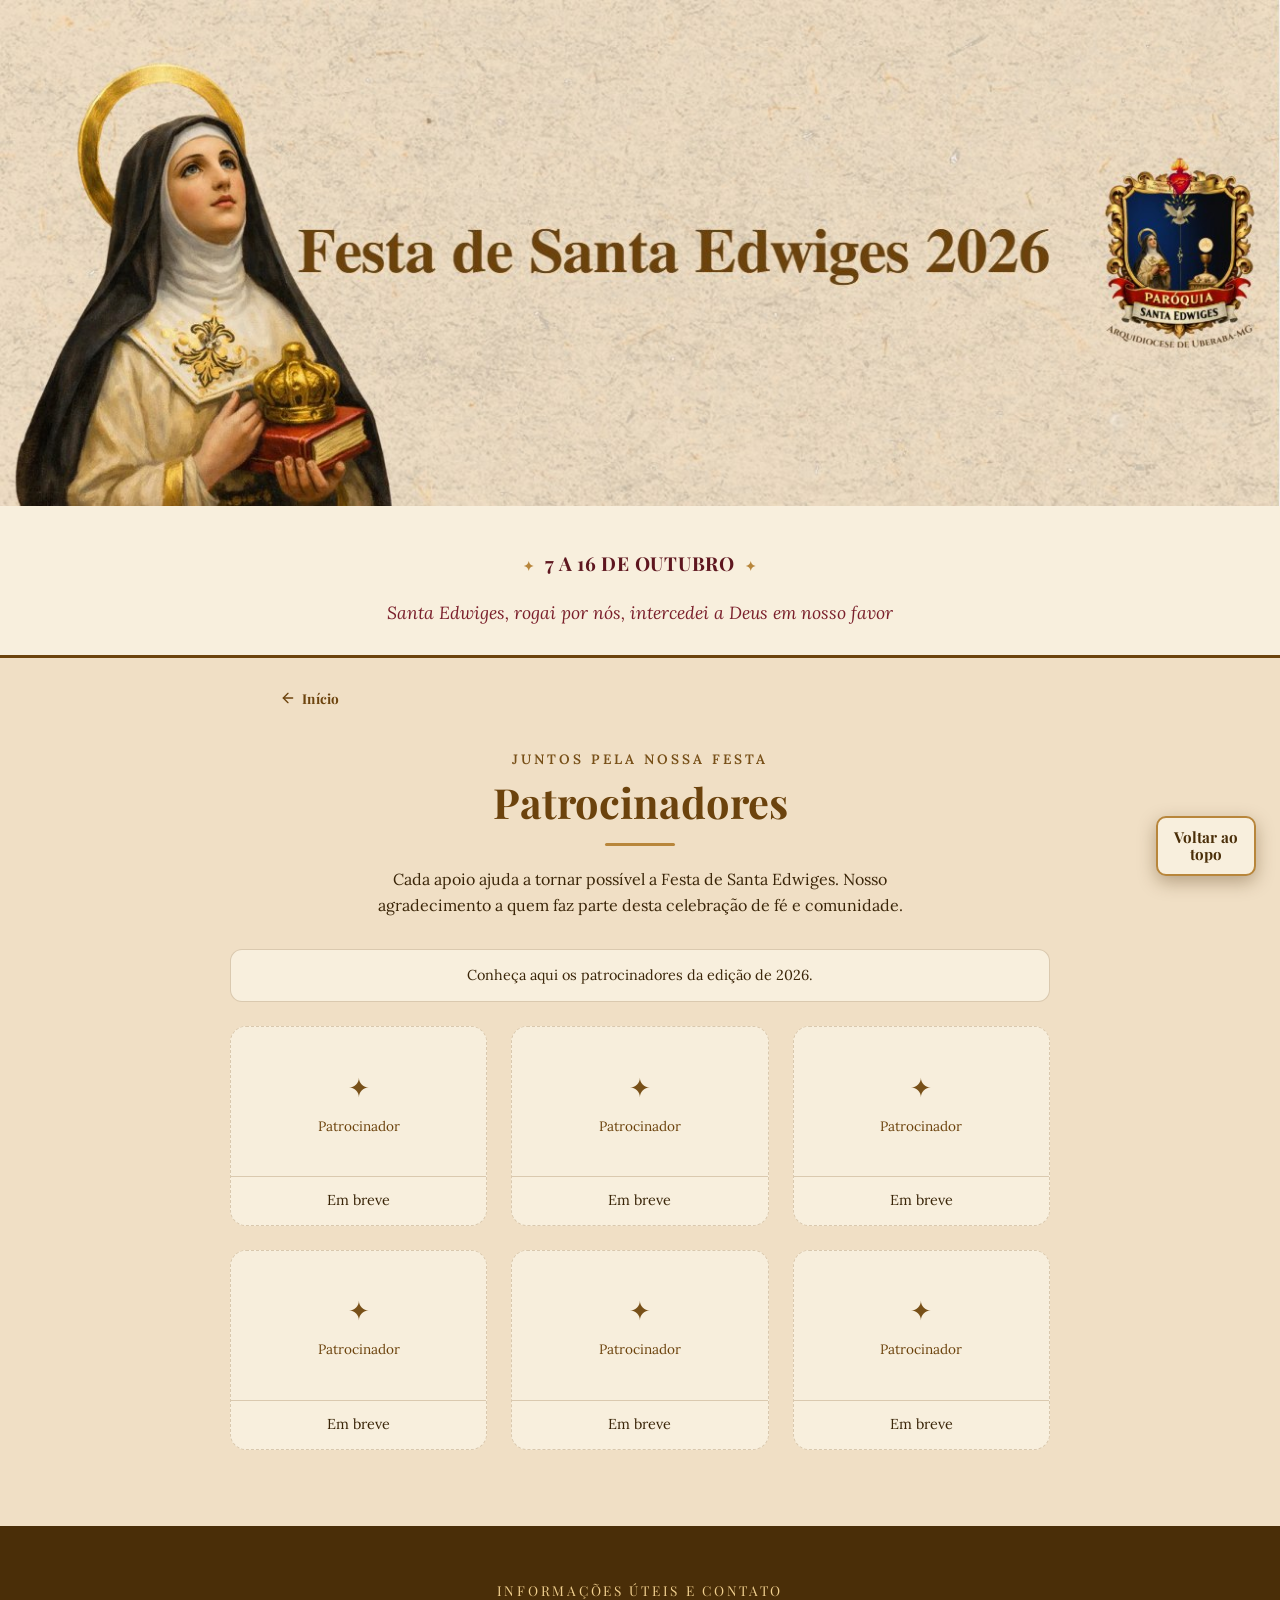
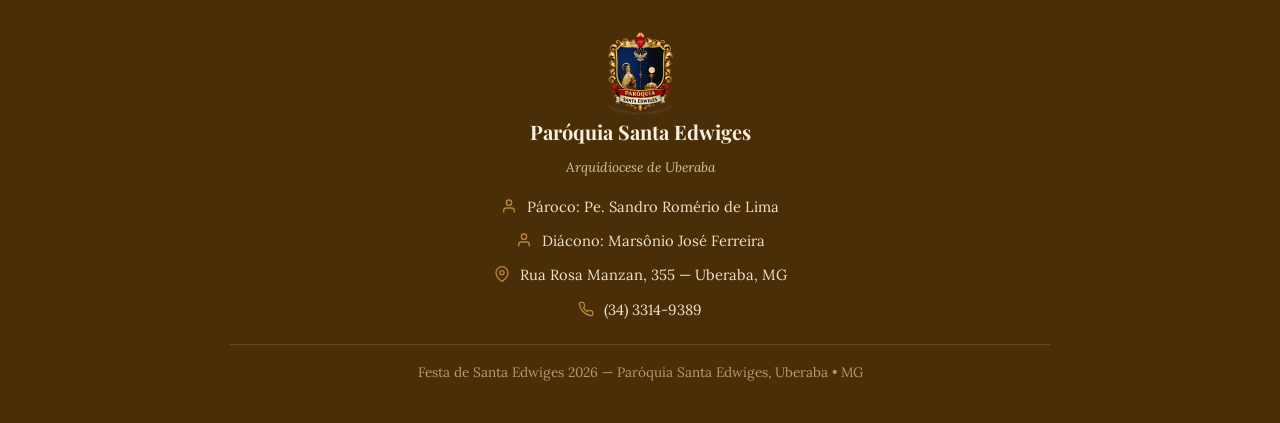
<file: patrocinadores.html>
<!DOCTYPE html>
<html lang="pt-BR">
<head>
<meta charset="UTF-8">
<meta name="viewport" content="width=device-width, initial-scale=1.0">
<title>Patrocinadores | Festa de Santa Edwiges 2026</title>
<meta name="description" content="Conheça os patrocinadores que ajudam a realizar a Festa de Santa Edwiges 2026, em Uberaba.">
<link rel="preconnect" href="https://fonts.googleapis.com">
<link rel="preconnect" href="https://fonts.gstatic.com" crossorigin>
<link href="https://fonts.googleapis.com/css2?family=Playfair+Display:wght@600;700;800;900&family=Lora:ital,wght@0,400;0,500;0,600;1,400&display=swap" rel="stylesheet">
<link rel="stylesheet" href="css/style.css">
</head>
<body class="site-page">
  <a class="skip-link" href="#patrocinadores">Pular para o conteúdo</a>

<!-- HERO -->
  <header class="hero">
    <img src="assets/images/banner-otimizado.jpg" srcset="assets/images/banner-mobile.jpg 768w, assets/images/banner-otimizado.jpg 1307w" sizes="100vw" width="1307" height="517" fetchpriority="high" alt="Festa de Santa Edwiges 2026 — Paróquia Santa Edwiges, Uberaba">
    <div class="hero-sub">
      <p class="dates">7 a 16 de Outubro</p>
      <p class="tag">Santa Edwiges, rogai por nós,
intercedei a Deus em nosso favor</p>
    </div>
  </header>

  <div class="backlink-wrap">
    <a class="backlink" href="index.html">
      <svg viewBox="0 0 24 24" fill="none" stroke="currentColor" stroke-width="2" stroke-linecap="round" stroke-linejoin="round"><path d="M19 12H5"/><path d="M12 19l-7-7 7-7"/></svg>
      Início
    </a>
  </div>

  <main tabindex="-1" id="patrocinadores" class="sponsors container">
    <div class="section-head">
      <span class="eyebrow">Juntos pela nossa festa</span>
      <h1>Patrocinadores</h1>
      <div class="rule" aria-hidden="true"></div>
      <p class="sponsors-intro">Cada apoio ajuda a tornar possível a Festa de Santa Edwiges. Nosso agradecimento a quem faz parte desta celebração de fé e comunidade.</p>
    </div>

    <p class="sponsors-notice">Conheça aqui os patrocinadores da edição de 2026.</p>

    <!--
      COMO INCLUIR UMA LOGO:
      1. Salve a imagem em assets/images/patrocinadores/.
      2. Substitua um dos <li> abaixo pelo modelo a seguir, fora deste comentário.
      3. Atualize o arquivo e o nome da empresa. Repita para cada patrocinador.
      4. Remova os espaços restantes e o aviso "Em breve" quando publicar as logos.

      <li class="sponsor-card">
        <div class="sponsor-logo">
          <img src="assets/images/patrocinadores/nome-da-empresa.png"
               alt="Logo da Nome da Empresa" width="480" height="280"
               loading="lazy" decoding="async">
        </div>
        <p class="sponsor-name">Nome da Empresa</p>
      </li>
    -->
    <ul class="sponsors-grid" aria-label="Espaços para os patrocinadores">
      <li class="sponsor-card sponsor-card--placeholder">
        <div class="sponsor-logo"><span aria-hidden="true">✦</span><span>Patrocinador</span></div>
        <p class="sponsor-name">Em breve</p>
      </li>
      <li class="sponsor-card sponsor-card--placeholder">
        <div class="sponsor-logo"><span aria-hidden="true">✦</span><span>Patrocinador</span></div>
        <p class="sponsor-name">Em breve</p>
      </li>
      <li class="sponsor-card sponsor-card--placeholder">
        <div class="sponsor-logo"><span aria-hidden="true">✦</span><span>Patrocinador</span></div>
        <p class="sponsor-name">Em breve</p>
      </li>
      <li class="sponsor-card sponsor-card--placeholder">
        <div class="sponsor-logo"><span aria-hidden="true">✦</span><span>Patrocinador</span></div>
        <p class="sponsor-name">Em breve</p>
      </li>
      <li class="sponsor-card sponsor-card--placeholder">
        <div class="sponsor-logo"><span aria-hidden="true">✦</span><span>Patrocinador</span></div>
        <p class="sponsor-name">Em breve</p>
      </li>
      <li class="sponsor-card sponsor-card--placeholder">
        <div class="sponsor-logo"><span aria-hidden="true">✦</span><span>Patrocinador</span></div>
        <p class="sponsor-name">Em breve</p>
      </li>
    </ul>
  </main>

  <a href="#" id="btnTopo" title="Voltar ao topo" aria-label="Voltar ao topo">
    Voltar ao topo
  </a>


<!-- FOOTER -->
  <footer id="contato">
    <div class="container">
      <p class="foot-title">Informações úteis e contato</p>
      <div class="foot-card">
        <img src="assets/images/brasao-otimizado.png" width="160" height="200" loading="lazy" decoding="async" alt="icone paróquia santa edwiges">
        <h3>Paróquia Santa Edwiges</h3>
        <p class="arqui">Arquidiocese de Uberaba</p>

        <ul class="foot-list">
          <li>
            <svg viewBox="0 0 24 24" fill="none" stroke="currentColor" stroke-width="2" stroke-linecap="round" stroke-linejoin="round"><path d="M20 21v-2a4 4 0 0 0-4-4H8a4 4 0 0 0-4 4v2"/><circle cx="12" cy="7" r="4"/></svg>
            <a href="https://arquidiocesedeuberaba.com.br/clero/padre-sandro-romerio-de-lima" target="_blank" rel="noopener">Pároco: Pe. Sandro Romério de Lima</a>
          </li>
          <li>
            <svg viewBox="0 0 24 24" fill="none" stroke="currentColor" stroke-width="2" stroke-linecap="round" stroke-linejoin="round"><path d="M20 21v-2a4 4 0 0 0-4-4H8a4 4 0 0 0-4 4v2"/><circle cx="12" cy="7" r="4"/></svg>
            <a href="https://arquidiocesedeuberaba.com.br/clero/diacono-marsonio-jose-ferreira" target="_blank" rel="noopener">Diácono: Marsônio José Ferreira</a>
          </li>
          <li>
            <svg viewBox="0 0 24 24" fill="none" stroke="currentColor" stroke-width="2" stroke-linecap="round" stroke-linejoin="round"><path d="M21 10c0 7-9 13-9 13s-9-6-9-13a9 9 0 0 1 18 0Z"/><circle cx="12" cy="10" r="3"/></svg>
            <a href="https://www.google.com/maps/search/?api=1&query=Rua+Rosa+Manzan%2C+355%2C+Uberaba+MG" target="_blank" rel="noopener">Rua Rosa Manzan, 355 — Uberaba, MG</a>
          </li>
          <li>
            <svg viewBox="0 0 24 24" fill="none" stroke="currentColor" stroke-width="2" stroke-linecap="round" stroke-linejoin="round"><path d="M22 16.92v3a2 2 0 0 1-2.18 2 19.79 19.79 0 0 1-8.63-3.07 19.5 19.5 0 0 1-6-6 19.79 19.79 0 0 1-3.07-8.67A2 2 0 0 1 4.11 2h3a2 2 0 0 1 2 1.72c.13.96.36 1.9.7 2.81a2 2 0 0 1-.45 2.11L8.09 9.91a16 16 0 0 0 6 6l1.27-1.27a2 2 0 0 1 2.11-.45c.91.34 1.85.57 2.81.7A2 2 0 0 1 22 16.92z"/></svg>
            <a href="tel:+553433149389">(34) 3314-9389</a>
          </li>
        </ul>
      </div>
      <p class="copy">Festa de Santa Edwiges 2026 — Paróquia Santa Edwiges, Uberaba • MG</p>
    </div>
  </footer>
</body>
</html>
</file>
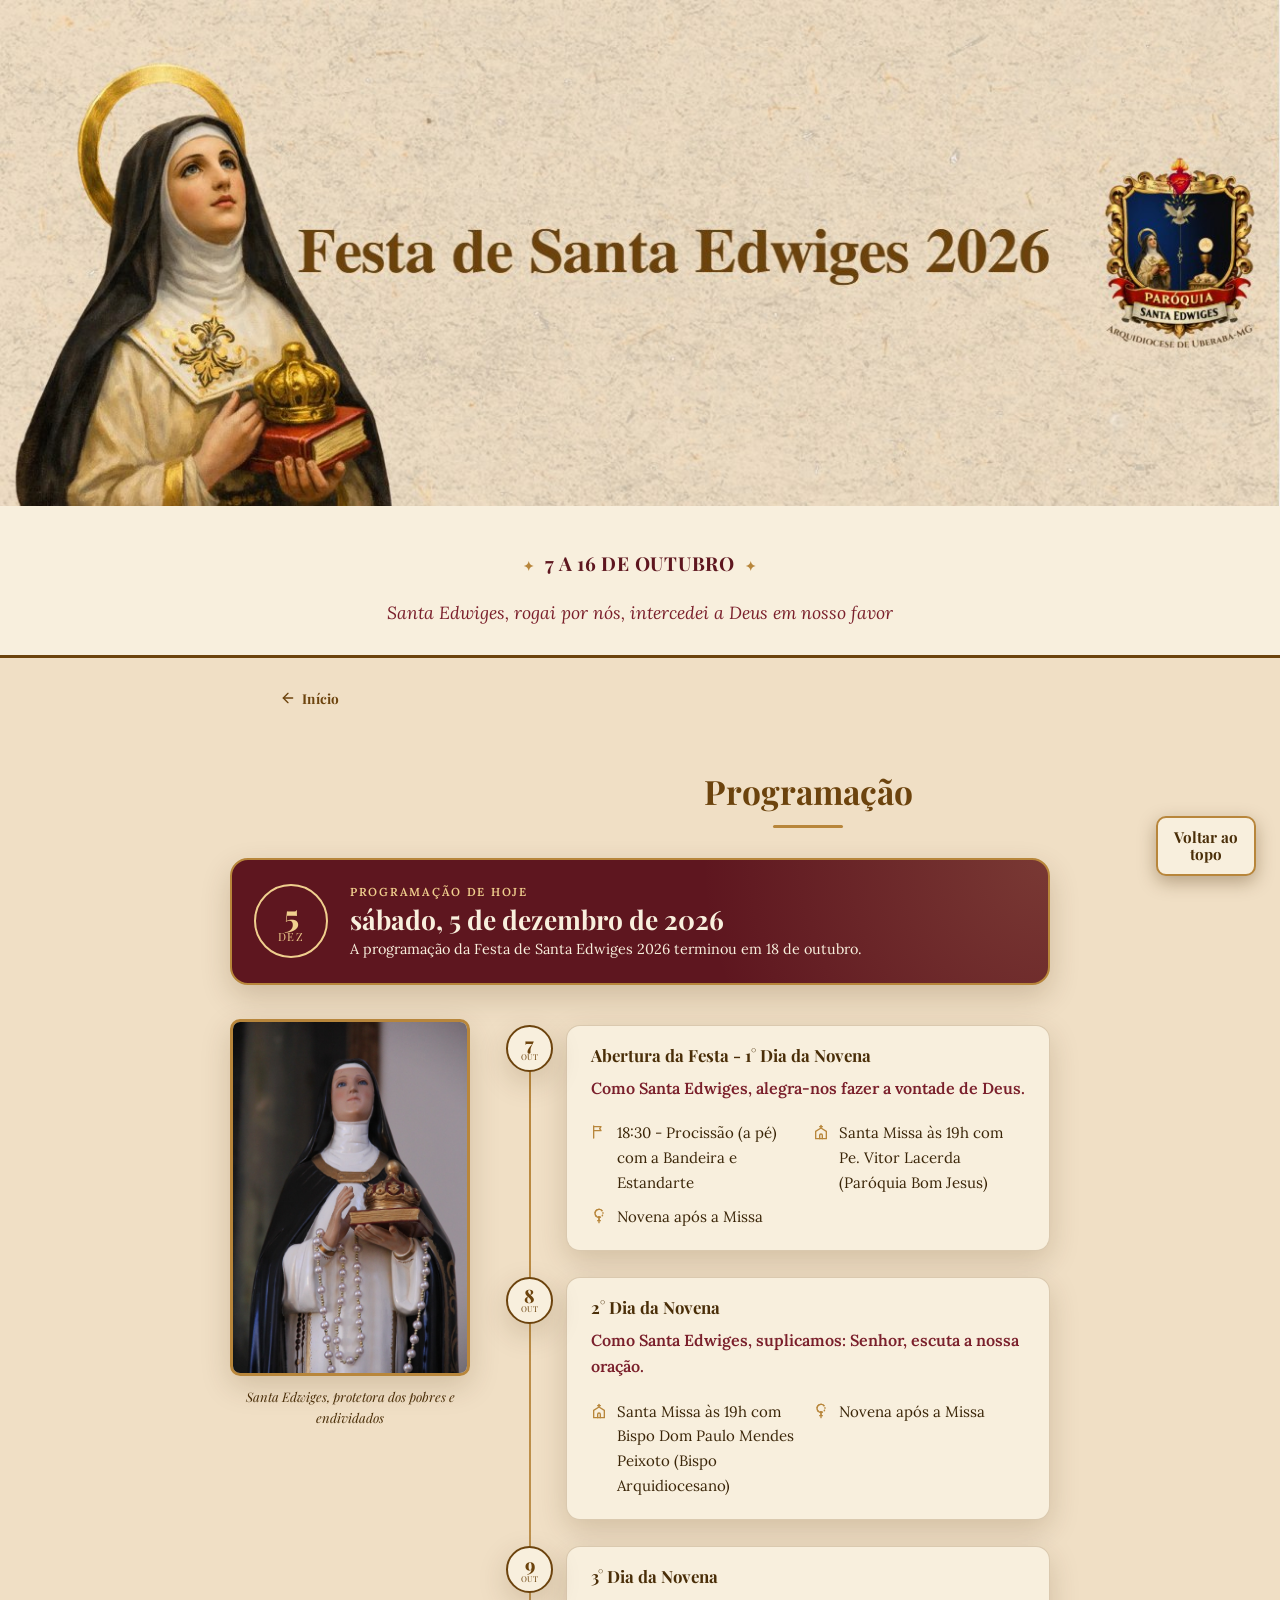
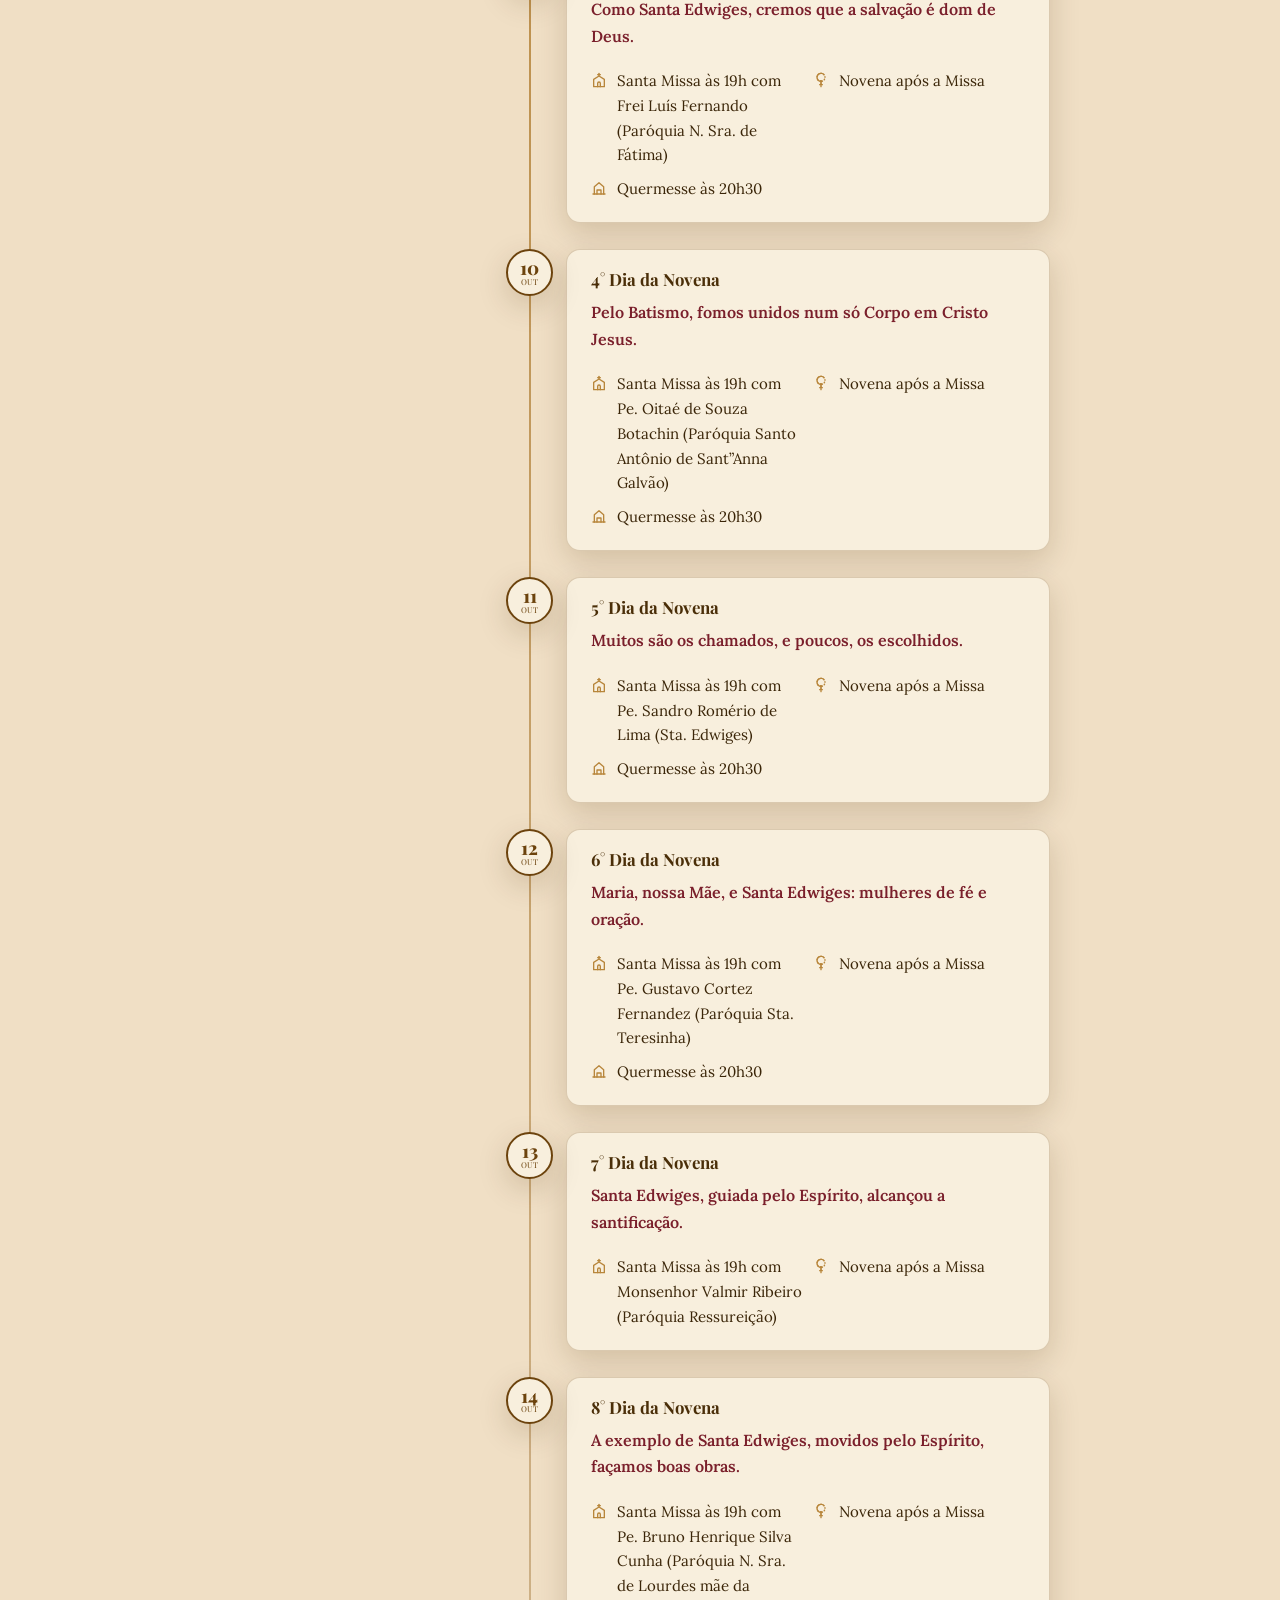
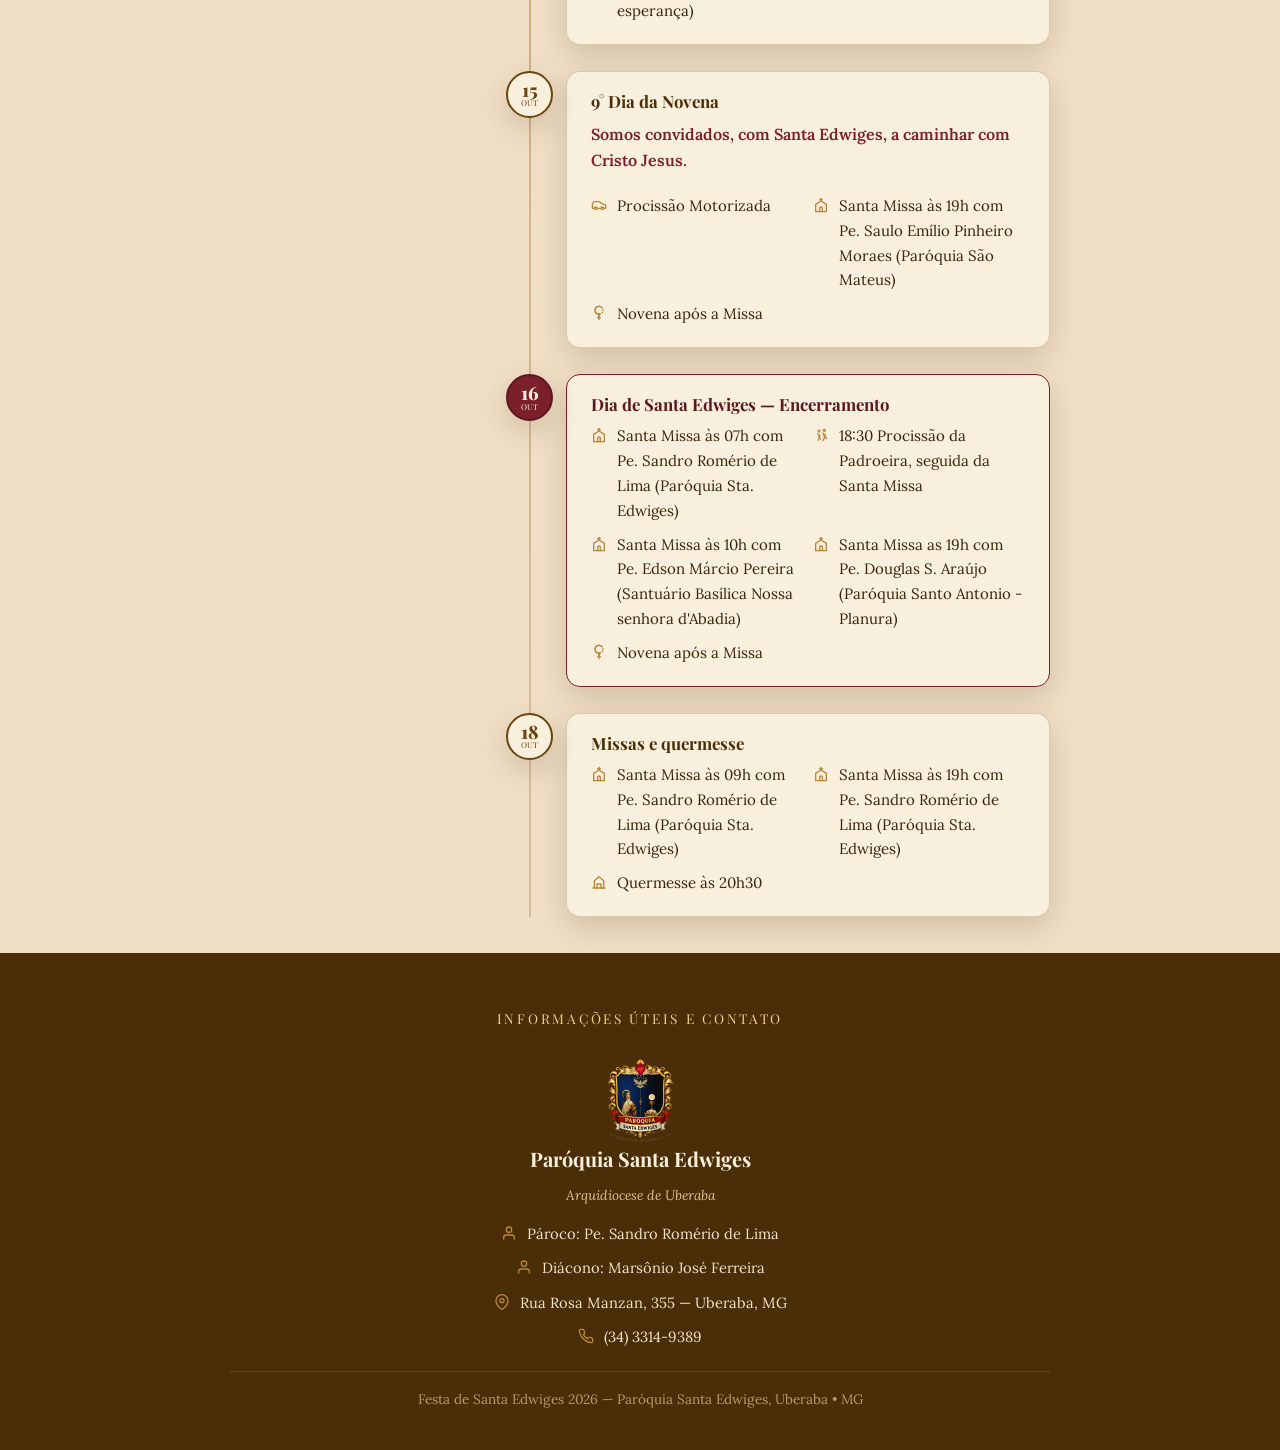
<file: programacao.html>
<!DOCTYPE html>
<html lang="pt-BR">

<head>
  <meta charset="UTF-8">
  <meta name="viewport" content="width=device-width, initial-scale=1.0">
  <title>Programação | Festa de Santa Edwiges 2026</title>
  <meta name="description"
    content="Confira a programação completa da Festa de Santa Edwiges 2026: procissão, missas, novena e quermesse.">
  <link rel="preconnect" href="https://fonts.googleapis.com">
  <link rel="preconnect" href="https://fonts.gstatic.com" crossorigin>
  <link
    href="https://fonts.googleapis.com/css2?family=Playfair+Display:wght@600;700;800;900&family=Lora:ital,wght@0,400;0,500;0,600;1,400&display=swap"
    rel="stylesheet">
  <link rel="stylesheet" href="css/style.css">
</head>

<body class="site-page">
  <a class="skip-link" href="#conteudo">Pular para o conteúdo</a>

  <!-- HERO -->
  <header class="hero">
    <img src="assets/images/banner-otimizado.jpg" srcset="assets/images/banner-mobile.jpg 768w, assets/images/banner-otimizado.jpg 1307w" sizes="100vw" width="1307" height="517" fetchpriority="high" alt="Festa de Santa Edwiges 2026 — Paróquia Santa Edwiges, Uberaba">
    <div class="hero-sub">
      <p class="dates">7 a 16 de Outubro</p>
      <p class="tag">Santa Edwiges, rogai por nós,
        intercedei a Deus em nosso favor</p>
    </div>
  </header>

  <div class="backlink-wrap">
    <a class="backlink" href="index.html">
      <svg viewBox="0 0 24 24" fill="none" stroke="currentColor" stroke-width="2" stroke-linecap="round"
        stroke-linejoin="round">
        <path d="M19 12H5" />
        <path d="M12 19l-7-7 7-7" />
      </svg>
      Início
    </a>
  </div>

  <!-- PROGRAMAÇÃO -->
  <main id="conteudo" tabindex="-1">
  <section id="programacao">
    <div class="container">
      <div class="section-head">
        <span class="eyebrow"></span>
        <h1>Programação</h1>
        <div class="rule"></div>
      </div>

      <aside class="today-panel" id="today-panel" aria-labelledby="today-panel-title" hidden>
        <div class="today-panel-date" aria-hidden="true">
          <span class="today-panel-number" id="today-number"></span>
          <span class="today-panel-month" id="today-month"></span>
        </div>
        <div class="today-panel-content">
          <p class="today-panel-kicker">Programação de hoje</p>
          <h2 id="today-panel-title"><time id="today-full-date"></time></h2>
          <p class="today-panel-message" id="today-message"></p>
        </div>
        <a class="today-panel-link" id="today-link" href="#programacao-hoje" hidden>Ver programação de hoje</a>
      </aside>

      <div class="programacao-grid">
        <figure class="programacao-figure">
          <img src="assets/images/Santa-edwiges-imagem.jpg"
            alt="Imagem sacra de Santa Edwiges, segurando uma igreja em miniatura e a imagem de Nossa Senhora com o Menino Jesus">
          <figcaption>Santa Edwiges, protetora dos pobres e endividados</figcaption>
        </figure>

        <div class="timeline">

          <div class="day" data-date="2026-10-07">
            <div class="day-badge"><span class="num">7</span><span class="mon">Out</span></div>
            <div class="day-card">
              <h2>Abertura da Festa - 1° Dia da Novena</h2>
              <p class="day-theme">Como Santa Edwiges, alegra-nos fazer a vontade de Deus.</p>
              <ul>
                <li><svg viewBox="0 0 24 24" fill="none" stroke="currentColor" stroke-width="2" stroke-linecap="round"
                    stroke-linejoin="round">
                    <path d="M4 3v18" />
                    <path d="M4 4h11l-2 3 2 3H4" />
                  </svg>18:30 - Procissão (a pé) com a Bandeira e Estandarte</li>
                <li><svg viewBox="0 0 24 24" fill="none" stroke="currentColor" stroke-width="2" stroke-linecap="round"
                    stroke-linejoin="round">
                    <path d="M4 22V11l8-5 8 5v11H4z" />
                    <path d="M10 22v-5a2 2 0 0 1 4 0v5" />
                    <path d="M12 6V2" />
                    <path d="M10 4h4" />
                  </svg><a href="https://arquidiocesedeuberaba.com.br/clero/padre-vitor-lacerda" target="_blank"
                    rel="noopener">Santa Missa às 19h com Pe. Vitor Lacerda (Paróquia Bom Jesus)</a></li>
                <li><svg viewBox="0 0 24 24" fill="none" stroke="currentColor" stroke-width="2" stroke-linecap="round"
                    stroke-linejoin="round">
                    <path d="M12 2a6 6 0 1 1-4.24 1.76" stroke-dasharray="1 3" />
                    <path d="M7.76 3.76a6 6 0 0 1 8.48 0" />
                    <path d="M12 14a6 6 0 0 1-4.24-1.76" stroke-dasharray="1 3" />
                    <path d="M7.76 12.24A6 6 0 0 1 12 2" />
                    <circle cx="12" cy="14" r="1" fill="currentColor" />
                    <path d="M12 15v2" />
                    <path d="M12 17v5" />
                    <path d="M10 19h4" />
                  </svg>Novena após a Missa</li>
              </ul>
            </div>
          </div>

          <div class="day" data-date="2026-10-08">
            <div class="day-badge"><span class="num">8</span><span class="mon">Out</span></div>
            <div class="day-card">
              <h2>2° Dia da Novena</h2>
              <p class="day-theme">Como Santa Edwiges, suplicamos: Senhor, escuta a nossa oração.</p>
              <ul>
                <li><svg viewBox="0 0 24 24" fill="none" stroke="currentColor" stroke-width="2" stroke-linecap="round"
                    stroke-linejoin="round">
                    <path d="M4 22V11l8-5 8 5v11H4z" />
                    <path d="M10 22v-5a2 2 0 0 1 4 0v5" />
                    <path d="M12 6V2" />
                    <path d="M10 4h4" />
                  </svg><a href="https://arquidiocesedeuberaba.com.br/clero/dom-paulo-mendes-peixoto" target="_blank"
                    rel="noopener">Santa Missa às 19h com Bispo Dom Paulo Mendes Peixoto (Bispo Arquidiocesano)</a></li>
                <li><svg viewBox="0 0 24 24" fill="none" stroke="currentColor" stroke-width="2" stroke-linecap="round"
                    stroke-linejoin="round">
                    <path d="M12 2a6 6 0 1 1-4.24 1.76" stroke-dasharray="1 3" />
                    <path d="M7.76 3.76a6 6 0 0 1 8.48 0" />
                    <path d="M12 14a6 6 0 0 1-4.24-1.76" stroke-dasharray="1 3" />
                    <path d="M7.76 12.24A6 6 0 0 1 12 2" />
                    <circle cx="12" cy="14" r="1" fill="currentColor" />
                    <path d="M12 15v2" />
                    <path d="M12 17v5" />
                    <path d="M10 19h4" />
                  </svg>Novena após a Missa</li>
              </ul>
            </div>
          </div>

          <div class="day" data-date="2026-10-09">
            <div class="day-badge"><span class="num">9</span><span class="mon">Out</span></div>
            <div class="day-card">
              <h2>3° Dia da Novena</h2>
              <p class="day-theme">Como Santa Edwiges, cremos que a salvação é dom de Deus.</p>
              <ul>
                <li><svg viewBox="0 0 24 24" fill="none" stroke="currentColor" stroke-width="2" stroke-linecap="round"
                    stroke-linejoin="round">
                    <path d="M4 22V11l8-5 8 5v11H4z" />
                    <path d="M10 22v-5a2 2 0 0 1 4 0v5" />
                    <path d="M12 6V2" />
                    <path d="M10 4h4" />
                  </svg><a href="https://arquidiocesedeuberaba.com.br/clero/frei-luis-fernando-nunes-leite-ofm"
                    target="_blank" rel="noopener">Santa Missa às 19h com Frei Luís Fernando (Paróquia N. Sra. de
                    Fátima)</a></li>
                <li><svg viewBox="0 0 24 24" fill="none" stroke="currentColor" stroke-width="2" stroke-linecap="round"
                    stroke-linejoin="round">
                    <path d="M12 2a6 6 0 1 1-4.24 1.76" stroke-dasharray="1 3" />
                    <path d="M7.76 3.76a6 6 0 0 1 8.48 0" />
                    <path d="M12 14a6 6 0 0 1-4.24-1.76" stroke-dasharray="1 3" />
                    <path d="M7.76 12.24A6 6 0 0 1 12 2" />
                    <circle cx="12" cy="14" r="1" fill="currentColor" />
                    <path d="M12 15v2" />
                    <path d="M12 17v5" />
                    <path d="M10 19h4" />
                  </svg>Novena após a Missa</li>
                <li><svg viewBox="0 0 24 24" fill="none" stroke="currentColor" stroke-width="2" stroke-linecap="round"
                    stroke-linejoin="round">
                    <path d="M3 21h18" />
                    <path d="M5 21V10l7-6 7 6v11" />
                    <path d="M9 21v-6h6v6" />
                  </svg>Quermesse às 20h30</li>
              </ul>
            </div>
          </div>

          <div class="day" data-date="2026-10-10">
            <div class="day-badge"><span class="num">10</span><span class="mon">Out</span></div>
            <div class="day-card">
              <h2>4° Dia da Novena</h2>
              <p class="day-theme">Pelo Batismo, fomos unidos num só Corpo em Cristo Jesus.</p>
              <ul>
                <li><svg viewBox="0 0 24 24" fill="none" stroke="currentColor" stroke-width="2" stroke-linecap="round"
                    stroke-linejoin="round">
                    <path d="M4 22V11l8-5 8 5v11H4z" />
                    <path d="M10 22v-5a2 2 0 0 1 4 0v5" />
                    <path d="M12 6V2" />
                    <path d="M10 4h4" />
                  </svg><a href="https://arquidiocesedeuberaba.com.br/clero/padre-oitae-de-souza-botachin"
                    target="_blank" rel="noopener">Santa Missa às 19h com Pe. Oitaé de Souza Botachin (Paróquia Santo
                    Antônio de Sant”Anna Galvão)</a></li>
                <li><svg viewBox="0 0 24 24" fill="none" stroke="currentColor" stroke-width="2" stroke-linecap="round"
                    stroke-linejoin="round">
                    <path d="M12 2a6 6 0 1 1-4.24 1.76" stroke-dasharray="1 3" />
                    <path d="M7.76 3.76a6 6 0 0 1 8.48 0" />
                    <path d="M12 14a6 6 0 0 1-4.24-1.76" stroke-dasharray="1 3" />
                    <path d="M7.76 12.24A6 6 0 0 1 12 2" />
                    <circle cx="12" cy="14" r="1" fill="currentColor" />
                    <path d="M12 15v2" />
                    <path d="M12 17v5" />
                    <path d="M10 19h4" />
                  </svg>Novena após a Missa</li>
                <li><svg viewBox="0 0 24 24" fill="none" stroke="currentColor" stroke-width="2" stroke-linecap="round"
                    stroke-linejoin="round">
                    <path d="M3 21h18" />
                    <path d="M5 21V10l7-6 7 6v11" />
                    <path d="M9 21v-6h6v6" />
                  </svg>Quermesse às 20h30</li>
              </ul>
            </div>
          </div>

          <div class="day" data-date="2026-10-11">
            <div class="day-badge"><span class="num">11</span><span class="mon">Out</span></div>
            <div class="day-card">
              <h2>5° Dia da Novena</h2>
              <p class="day-theme">Muitos são os chamados, e poucos, os escolhidos.</p>
              <ul>
                <li><svg viewBox="0 0 24 24" fill="none" stroke="currentColor" stroke-width="2" stroke-linecap="round"
                    stroke-linejoin="round">
                    <path d="M4 22V11l8-5 8 5v11H4z" />
                    <path d="M10 22v-5a2 2 0 0 1 4 0v5" />
                    <path d="M12 6V2" />
                    <path d="M10 4h4" />
                  </svg><a href="https://arquidiocesedeuberaba.com.br/clero/padre-sandro-romerio-de-lima"
                    target="_blank" rel="noopener">Santa Missa às 19h com Pe. Sandro Romério de Lima (Sta. Edwiges)</a>
                </li>
                <li><svg viewBox="0 0 24 24" fill="none" stroke="currentColor" stroke-width="2" stroke-linecap="round"
                    stroke-linejoin="round">
                    <path d="M12 2a6 6 0 1 1-4.24 1.76" stroke-dasharray="1 3" />
                    <path d="M7.76 3.76a6 6 0 0 1 8.48 0" />
                    <path d="M12 14a6 6 0 0 1-4.24-1.76" stroke-dasharray="1 3" />
                    <path d="M7.76 12.24A6 6 0 0 1 12 2" />
                    <circle cx="12" cy="14" r="1" fill="currentColor" />
                    <path d="M12 15v2" />
                    <path d="M12 17v5" />
                    <path d="M10 19h4" />
                  </svg>Novena após a Missa</li>
                <li><svg viewBox="0 0 24 24" fill="none" stroke="currentColor" stroke-width="2" stroke-linecap="round"
                    stroke-linejoin="round">
                    <path d="M3 21h18" />
                    <path d="M5 21V10l7-6 7 6v11" />
                    <path d="M9 21v-6h6v6" />
                  </svg>Quermesse às 20h30</li>
              </ul>
            </div>
          </div>

          <div class="day" data-date="2026-10-12">
            <div class="day-badge"><span class="num">12</span><span class="mon">Out</span></div>
            <div class="day-card">
              <h2>6° Dia da Novena</h2>
              <p class="day-theme">Maria, nossa Mãe, e Santa Edwiges: mulheres de fé e oração.</p>
              <ul>
                <li><svg viewBox="0 0 24 24" fill="none" stroke="currentColor" stroke-width="2" stroke-linecap="round"
                    stroke-linejoin="round">
                    <path d="M4 22V11l8-5 8 5v11H4z" />
                    <path d="M10 22v-5a2 2 0 0 1 4 0v5" />
                    <path d="M12 6V2" />
                    <path d="M10 4h4" />
                  </svg><a href="https://arquidiocesedeuberaba.com.br/clero/padre-gustavo-cortez-fernandez"
                    target="_blank" rel="noopener">Santa Missa às 19h com Pe. Gustavo Cortez Fernandez (Paróquia Sta.
                    Teresinha)</a></li>
                <li><svg viewBox="0 0 24 24" fill="none" stroke="currentColor" stroke-width="2" stroke-linecap="round"
                    stroke-linejoin="round">
                    <path d="M12 2a6 6 0 1 1-4.24 1.76" stroke-dasharray="1 3" />
                    <path d="M7.76 3.76a6 6 0 0 1 8.48 0" />
                    <path d="M12 14a6 6 0 0 1-4.24-1.76" stroke-dasharray="1 3" />
                    <path d="M7.76 12.24A6 6 0 0 1 12 2" />
                    <circle cx="12" cy="14" r="1" fill="currentColor" />
                    <path d="M12 15v2" />
                    <path d="M12 17v5" />
                    <path d="M10 19h4" />
                  </svg>Novena após a Missa</li>
                <li><svg viewBox="0 0 24 24" fill="none" stroke="currentColor" stroke-width="2" stroke-linecap="round"
                    stroke-linejoin="round">
                    <path d="M3 21h18" />
                    <path d="M5 21V10l7-6 7 6v11" />
                    <path d="M9 21v-6h6v6" />
                  </svg>Quermesse às 20h30</li>
              </ul>
            </div>
          </div>

          <div class="day" data-date="2026-10-13">
            <div class="day-badge"><span class="num">13</span><span class="mon">Out</span></div>
            <div class="day-card">
              <h2>7° Dia da Novena</h2>
              <p class="day-theme">Santa Edwiges, guiada pelo Espírito, alcançou a santificação.</p>
              <ul>
                <li><svg viewBox="0 0 24 24" fill="none" stroke="currentColor" stroke-width="2" stroke-linecap="round"
                    stroke-linejoin="round">
                    <path d="M4 22V11l8-5 8 5v11H4z" />
                    <path d="M10 22v-5a2 2 0 0 1 4 0v5" />
                    <path d="M12 6V2" />
                    <path d="M10 4h4" />
                  </svg><a href="https://arquidiocesedeuberaba.com.br/clero/monsenhor-valmir-aparecido-ribeiro"
                    target="_blank" rel="noopener">Santa Missa às 19h com Monsenhor Valmir Ribeiro (Paróquia
                    Ressureição)</a></li>
                <li><svg viewBox="0 0 24 24" fill="none" stroke="currentColor" stroke-width="2" stroke-linecap="round"
                    stroke-linejoin="round">
                    <path d="M12 2a6 6 0 1 1-4.24 1.76" stroke-dasharray="1 3" />
                    <path d="M7.76 3.76a6 6 0 0 1 8.48 0" />
                    <path d="M12 14a6 6 0 0 1-4.24-1.76" stroke-dasharray="1 3" />
                    <path d="M7.76 12.24A6 6 0 0 1 12 2" />
                    <circle cx="12" cy="14" r="1" fill="currentColor" />
                    <path d="M12 15v2" />
                    <path d="M12 17v5" />
                    <path d="M10 19h4" />
                  </svg>Novena após a Missa</li>
              </ul>
            </div>
          </div>

          <div class="day" data-date="2026-10-14">
            <div class="day-badge"><span class="num">14</span><span class="mon">Out</span></div>
            <div class="day-card">
              <h2>8° Dia da Novena</h2>
              <p class="day-theme">A exemplo de Santa Edwiges, movidos pelo Espírito, façamos boas obras.</p>
              <ul>
                <li><svg viewBox="0 0 24 24" fill="none" stroke="currentColor" stroke-width="2" stroke-linecap="round"
                    stroke-linejoin="round">
                    <path d="M4 22V11l8-5 8 5v11H4z" />
                    <path d="M10 22v-5a2 2 0 0 1 4 0v5" />
                    <path d="M12 6V2" />
                    <path d="M10 4h4" />
                  </svg><a href="https://arquidiocesedeuberaba.com.br/clero/padre-bruno-henrique-silva-cunha"
                    target="_blank" rel="noopener">Santa Missa às 19h com Pe. Bruno Henrique Silva Cunha (Paróquia
                    N. Sra. de Lourdes mãe da esperança)</a></li>
                <li><svg viewBox="0 0 24 24" fill="none" stroke="currentColor" stroke-width="2" stroke-linecap="round"
                    stroke-linejoin="round">
                    <path d="M12 2a6 6 0 1 1-4.24 1.76" stroke-dasharray="1 3" />
                    <path d="M7.76 3.76a6 6 0 0 1 8.48 0" />
                    <path d="M12 14a6 6 0 0 1-4.24-1.76" stroke-dasharray="1 3" />
                    <path d="M7.76 12.24A6 6 0 0 1 12 2" />
                    <circle cx="12" cy="14" r="1" fill="currentColor" />
                    <path d="M12 15v2" />
                    <path d="M12 17v5" />
                    <path d="M10 19h4" />
                  </svg>Novena após a Missa</li>
              </ul>
            </div>
          </div>

          <div class="day" data-date="2026-10-15">
            <div class="day-badge"><span class="num">15</span><span class="mon">Out</span></div>
            <div class="day-card">
              <h2>9° Dia da Novena</h2>
              <p class="day-theme">Somos convidados, com Santa Edwiges, a caminhar com Cristo Jesus.</p>
              <ul>
                <li><svg viewBox="0 0 24 24" fill="none" stroke="currentColor" stroke-width="2" stroke-linecap="round"
                    stroke-linejoin="round">
                    <path
                      d="M19 17h2c.6 0 1-.4 1-1v-3c0-.9-.7-1.7-1.5-1.9C18.7 10.6 16 10 16 10s-1.3-1.4-2.2-2.3c-.5-.4-1.1-.7-1.8-.7H5c-.6 0-1.1.4-1.4.9l-1.4 2.9A3.7 3.7 0 0 0 2 12.3V16c0 .6.4 1 1 1h2" />
                    <circle cx="7" cy="17" r="2" />
                    <path d="M9 17h6" />
                    <circle cx="17" cy="17" r="2" />
                  </svg>Procissão Motorizada</li>
                <li><svg viewBox="0 0 24 24" fill="none" stroke="currentColor" stroke-width="2" stroke-linecap="round"
                    stroke-linejoin="round">
                    <path d="M4 22V11l8-5 8 5v11H4z" />
                    <path d="M10 22v-5a2 2 0 0 1 4 0v5" />
                    <path d="M12 6V2" />
                    <path d="M10 4h4" />
                  </svg><a href="https://arquidiocesedeuberaba.com.br/clero/padre-saulo-emilio-pinheiro-moraes"
                    target="_blank" rel="noopener">Santa Missa às 19h com Pe. Saulo Emílio Pinheiro Moraes (Paróquia São
                    Mateus)</a></li>
                <li><svg viewBox="0 0 24 24" fill="none" stroke="currentColor" stroke-width="2" stroke-linecap="round"
                    stroke-linejoin="round">
                    <path d="M12 2a6 6 0 1 1-4.24 1.76" stroke-dasharray="1 3" />
                    <path d="M7.76 3.76a6 6 0 0 1 8.48 0" />
                    <path d="M12 14a6 6 0 0 1-4.24-1.76" stroke-dasharray="1 3" />
                    <path d="M7.76 12.24A6 6 0 0 1 12 2" />
                    <circle cx="12" cy="14" r="1" fill="currentColor" />
                    <path d="M12 15v2" />
                    <path d="M12 17v5" />
                    <path d="M10 19h4" />
                  </svg>Novena após a Missa</li>
              </ul>
            </div>
          </div>

          <div class="day feast" data-date="2026-10-16">
            <div class="day-badge"><span class="num">16</span><span class="mon">Out</span></div>
            <div class="day-card">
              <h2>Dia de Santa Edwiges — Encerramento</h2>
              <ul>
                <li><svg viewBox="0 0 24 24" fill="none" stroke="currentColor" stroke-width="2" stroke-linecap="round"
                    stroke-linejoin="round">
                    <path d="M4 22V11l8-5 8 5v11H4z" />
                    <path d="M10 22v-5a2 2 0 0 1 4 0v5" />
                    <path d="M12 6V2" />
                    <path d="M10 4h4" />
                  </svg><a href="https://arquidiocesedeuberaba.com.br/clero/padre-sandro-romerio-de-lima"
                    target="_blank" rel="noopener">Santa Missa às 07h com Pe. Sandro Romério de Lima (Paróquia Sta.
                    Edwiges)</a></li>
                <li><svg viewBox="0 0 24 24" fill="none" stroke="currentColor" stroke-width="2" stroke-linecap="round"
                    stroke-linejoin="round">
                    <circle cx="17" cy="5" r="1.5" />
                    <path d="M15 9l1.5 3 2-1" />
                    <path d="M17 12v5l-2 3" />
                    <path d="M17 12l2 3 1.5 2.5" />
                    <circle cx="9" cy="6" r="1.5" style="opacity:0.85;" />
                    <path d="M7 10l1.5 3 2-1" style="opacity:0.85;" />
                    <path d="M9 13v4l-1.5 3" style="opacity:0.85;" />
                    <path d="M9 13l1.5 3 1 2.5" style="opacity:0.85;" />
                  </svg>18:30 Procissão da Padroeira, seguida da Santa Missa</li>
                <li><svg viewBox="0 0 24 24" fill="none" stroke="currentColor" stroke-width="2" stroke-linecap="round"
                    stroke-linejoin="round">
                    <path d="M4 22V11l8-5 8 5v11H4z" />
                    <path d="M10 22v-5a2 2 0 0 1 4 0v5" />
                    <path d="M12 6V2" />
                    <path d="M10 4h4" />
                  </svg><a href="https://arquidiocesedeuberaba.com.br/clero/padre-edson-marcio-pereira-css"
                    target="_blank" rel="noopener">Santa Missa às 10h com Pe. Edson Márcio Pereira (Santuário Basílica Nossa senhora d'Abadia)</a></li>
                <li><svg viewBox="0 0 24 24" fill="none" stroke="currentColor" stroke-width="2" stroke-linecap="round"
                    stroke-linejoin="round">
                    <path d="M4 22V11l8-5 8 5v11H4z" />
                    <path d="M10 22v-5a2 2 0 0 1 4 0v5" />
                    <path d="M12 6V2" />
                    <path d="M10 4h4" />
                  </svg><span class="celebrantes">
                    <span class="celebrante-adicional"><a href="https://arquidiocesedeuberaba.com.br/clero/padre-douglas-s-araujo" target="_blank" rel="noopener">Santa Missa as 19h com Pe. Douglas S. Araújo (Paróquia Santo Antonio - Planura)</a></span></span></li>
                <li><svg viewBox="0 0 24 24" fill="none" stroke="currentColor" stroke-width="2" stroke-linecap="round"
                    stroke-linejoin="round">
                    <path d="M12 2a6 6 0 1 1-4.24 1.76" stroke-dasharray="1 3" />
                    <path d="M7.76 3.76a6 6 0 0 1 8.48 0" />
                    <path d="M12 14a6 6 0 0 1-4.24-1.76" stroke-dasharray="1 3" />
                    <path d="M7.76 12.24A6 6 0 0 1 12 2" />
                    <circle cx="12" cy="14" r="1" fill="currentColor" />
                    <path d="M12 15v2" />
                    <path d="M12 17v5" />
                    <path d="M10 19h4" />
                  </svg>Novena após a Missa</li>
              </ul>
            </div>
          </div>

          <div class="day" data-date="2026-10-18">
            <div class="day-badge"><span class="num">18</span><span class="mon">Out</span></div>
            <div class="day-card">
              <h2>Missas e quermesse</h2>
              <ul>
                <li><svg viewBox="0 0 24 24" fill="none" stroke="currentColor" stroke-width="2" stroke-linecap="round"
                    stroke-linejoin="round">
                    <path d="M4 22V11l8-5 8 5v11H4z" />
                    <path d="M10 22v-5a2 2 0 0 1 4 0v5" />
                    <path d="M12 6V2" />
                    <path d="M10 4h4" />
                  </svg><a href="https://arquidiocesedeuberaba.com.br/clero/padre-sandro-romerio-de-lima"
                    target="_blank" rel="noopener">Santa Missa às 09h com Pe. Sandro Romério de Lima (Paróquia Sta.
                    Edwiges)</a></li>
                <li><svg viewBox="0 0 24 24" fill="none" stroke="currentColor" stroke-width="2" stroke-linecap="round"
                    stroke-linejoin="round">
                    <path d="M4 22V11l8-5 8 5v11H4z" />
                    <path d="M10 22v-5a2 2 0 0 1 4 0v5" />
                    <path d="M12 6V2" />
                    <path d="M10 4h4" />
                  </svg><a href="https://arquidiocesedeuberaba.com.br/clero/padre-sandro-romerio-de-lima"
                    target="_blank" rel="noopener">Santa Missa às 19h com Pe. Sandro Romério de Lima (Paróquia Sta.
                    Edwiges)</a></li>
                <li><svg viewBox="0 0 24 24" fill="none" stroke="currentColor" stroke-width="2" stroke-linecap="round"
                    stroke-linejoin="round">
                    <path d="M3 21h18" />
                    <path d="M5 21V10l7-6 7 6v11" />
                    <path d="M9 21v-6h6v6" />
                  </svg>Quermesse às 20h30</li>
              </ul>
            </div>
          </div>

        </div>
      </div>
    </div>
  </section>
  </main>

  <a href="#" id="btnTopo" title="Voltar ao topo" aria-label="Voltar ao topo">
    Voltar ao topo
  </a>

  <!-- FOOTER -->
  <footer id="contato">
    <div class="container">
      <p class="foot-title">Informações úteis e contato</p>
      <div class="foot-card">
        <img src="assets/images/brasao-otimizado.png" width="160" height="200" loading="lazy" decoding="async" alt="icone paróquia santa edwiges">
        <h2>Paróquia Santa Edwiges</h2>
        <p class="arqui">Arquidiocese de Uberaba</p>

        <ul class="foot-list">
          <li>
            <svg viewBox="0 0 24 24" fill="none" stroke="currentColor" stroke-width="2" stroke-linecap="round"
              stroke-linejoin="round">
              <path d="M20 21v-2a4 4 0 0 0-4-4H8a4 4 0 0 0-4 4v2" />
              <circle cx="12" cy="7" r="4" />
            </svg>
            <a href="https://arquidiocesedeuberaba.com.br/clero/padre-sandro-romerio-de-lima" target="_blank"
              rel="noopener">Pároco: Pe. Sandro Romério de Lima</a>
          </li>
          <li>
            <svg viewBox="0 0 24 24" fill="none" stroke="currentColor" stroke-width="2" stroke-linecap="round"
              stroke-linejoin="round">
              <path d="M20 21v-2a4 4 0 0 0-4-4H8a4 4 0 0 0-4 4v2" />
              <circle cx="12" cy="7" r="4" />
            </svg>
            <a href="https://arquidiocesedeuberaba.com.br/clero/diacono-marsonio-jose-ferreira" target="_blank"
              rel="noopener">Diácono: Marsônio José Ferreira</a>
          </li>
          <li>
            <svg viewBox="0 0 24 24" fill="none" stroke="currentColor" stroke-width="2" stroke-linecap="round"
              stroke-linejoin="round">
              <path d="M21 10c0 7-9 13-9 13s-9-6-9-13a9 9 0 0 1 18 0Z" />
              <circle cx="12" cy="10" r="3" />
            </svg>
            <a href="https://www.google.com/maps/search/?api=1&query=Rua+Rosa+Manzan%2C+355%2C+Uberaba+MG"
              target="_blank" rel="noopener">Rua Rosa Manzan, 355 — Uberaba, MG</a>
          </li>
          <li>
            <svg viewBox="0 0 24 24" fill="none" stroke="currentColor" stroke-width="2" stroke-linecap="round"
              stroke-linejoin="round">
              <path
                d="M22 16.92v3a2 2 0 0 1-2.18 2 19.79 19.79 0 0 1-8.63-3.07 19.5 19.5 0 0 1-6-6 19.79 19.79 0 0 1-3.07-8.67A2 2 0 0 1 4.11 2h3a2 2 0 0 1 2 1.72c.13.96.36 1.9.7 2.81a2 2 0 0 1-.45 2.11L8.09 9.91a16 16 0 0 0 6 6l1.27-1.27a2 2 0 0 1 2.11-.45c.91.34 1.85.57 2.81.7A2 2 0 0 1 22 16.92z" />
            </svg>
            <a href="tel:+553433149389">(34) 3314-9389</a>
          </li>
        </ul>
      </div>
      <p class="copy">Festa de Santa Edwiges 2026 — Paróquia Santa Edwiges, Uberaba • MG</p>
    </div>
  </footer>
  <script src="scripts/programacao.js" defer></script>
</body>

</html>
</file>
<file: css/style.css>
:root{
    --cream: #f0dfc5;
    --cream-light: #f8efdd;
    --brown: #6c430d;
    --brown-deep: #4a2e08;
    --red: #7a1f2b;
    --red-deep: #5e161f;
    --navy: #1c2b4a;
    --gold: #b8863b;
    --gold-text: #785018;
    --gold-light: #f0cf8e;
    --ink: #3a2508;
    --line: rgba(108,67,13,0.22);
    --shadow: 0 10px 30px rgba(74,46,8,0.18);
  }

  *{box-sizing:border-box;}
  html{scroll-behavior:smooth;}
  body{
    margin:0;
    background:var(--cream);
    color:var(--ink);
    font-family:'Lora', serif;
    line-height:1.65;
    -webkit-font-smoothing:antialiased;
  }
  img{max-width:100%;display:block;}

  h1,h2,h3{
    font-family:'Playfair Display', serif;
    color:var(--brown);
    margin:0 0 .4em 0;
    line-height:1.15;
  }

  .container{
    width:100%;
    max-width:760px;
    margin:0 auto;
    padding:0 20px;
  }

  a{color:inherit;}

  /* ---------- HERO ---------- */
  .hero{
    position:relative;
    background:var(--cream-light);
    border-bottom:3px solid var(--brown);
  }
  .hero img{
    width:100%;
    height:auto;
    display:block;
  }
  .hero-sub{
    text-align:center;
    padding:22px 20px 10px;
  }
  .hero-sub .dates{
    font-family:'Playfair Display', serif;
    font-weight:700;
    color:var(--red-deep);
    font-size:1.05rem;
    letter-spacing:.04em;
    text-transform:uppercase;
  }
  .hero-sub .dates::before,
  .hero-sub .dates::after{
    content:"✦";
    color:var(--gold);
    margin:0 10px;
    font-size:.8rem;
  }
  .hero-sub p.tag{
    margin-top:8px;
    color:var(--red);
    font-size:1.1rem;
    font-style:italic;
  }

  /* ---------- QUICK ACTIONS ---------- */
  .actions{
    display:flex;
    flex-direction:column;
    gap:12px;
    padding:18px 20px 8px;
    max-width:520px;
    margin:0 auto;
  }
  .btn{
    display:flex;
    align-items:center;
    justify-content:center;
    gap:10px;
    text-decoration:none;
    font-family:'Playfair Display', serif;
    font-weight:700;
    font-size:1rem;
    padding:14px 18px;
    border-radius:999px;
    border:2px solid transparent;
    transition:transform .15s ease, box-shadow .15s ease, background .2s ease;
    letter-spacing:.02em;
  }
  .btn svg{width:19px;height:19px;flex:none;}
  .btn:active{transform:scale(.97);}
  .btn-primary{
    background:var(--red);
    color:var(--cream-light);
    box-shadow:0 6px 16px rgba(122,31,43,0.35);
  }
  .btn-primary:hover{background:var(--red-deep);}
  .btn-secondary{
    background:transparent;
    color:var(--brown);
    border-color:var(--brown);
  }
  .btn-secondary:hover{background:rgba(108,67,13,0.08);}

  /* ---------- LINKTREE (home) ---------- */
  .linktree{
    display:flex;
    flex-direction:column;
    gap:14px;
    max-width:480px;
    margin:0 auto;
    padding:26px 20px 40px;
  }
  .link-card{
    display:flex;
    align-items:center;
    gap:14px;
    text-decoration:none;
    background:var(--cream-light);
    border:1px solid var(--line);
    border-radius:16px;
    padding:14px 16px;
    box-shadow:var(--shadow);
    transition:transform .15s ease, box-shadow .15s ease, border-color .2s ease;
  }
  .link-card:active{transform:scale(.98);}
  .link-card:hover{border-color:var(--gold);}
  .link-card-icon{
    flex:none;
    width:46px;
    height:46px;
    border-radius:50%;
    background:var(--brown);
    color:var(--cream-light);
    display:flex;
    align-items:center;
    justify-content:center;
  }
  .link-card-icon svg{width:22px;height:22px;}
  .link-card[href="homenageados.html"] .link-card-icon svg{width:32px;height:32px;}
  .link-card[href="noiteiros.html"] .link-card-icon svg{width:32px;height:32px;}
  .link-card[href="madrinhas-padrinhos.html"] .link-card-icon svg{width:32px;height:32px;}
  .link-card-text{
    flex:1 1 auto;
    min-width:0;
    display:flex;
    flex-direction:column;
    gap:2px;
  }
  .link-card-text strong{
    font-family:'Playfair Display', serif;
    color:var(--brown);
    font-size:1.05rem;
    line-height:1.25;
  }
  .link-card-text small{
    color:var(--brown-deep);
    opacity:.75;
    font-size:.82rem;
    line-height:1.3;
  }
  .link-card-chevron{
    flex:none;
    width:18px;
    height:18px;
    color:var(--gold);
  }

  /* ---------- COMISSÕES ---------- */
  .comissoes{
  display:flex;
  flex-direction:column;
  align-items:center;
  gap:18px;
  max-width:480px;
  margin:0 auto;
  padding:26px 20px 40px;
}

.comissoes > h1{
  width: 100%;
  text-align: center;
  font-size:1.7rem;
}
  .card-comissoes{
    width:100%;
    min-width:0;
    overflow-wrap:anywhere;
    padding:28px;
    border:1px solid var(--line);
    border-radius:16px;
    background:var(--cream-light);
    box-shadow:var(--shadow);
  }
  .card-comissoes h2{
    margin:0 0 16px;
    color:var(--brown-deep);
    font-size:1.55rem;
    text-align:center;
  }
  .card-comissoes .comissao-coord{margin:0 0 16px;}
  .card-comissoes ul{margin:0;padding-left:1.25em;}
  .card-comissoes li + li{margin-top:6px;}

  /* ---------- BACKLINK (subpages) ---------- */
  .backlink-wrap{
    max-width:760px;
    margin:0 auto;
    padding:18px 20px 0;
  }
  .backlink{
    display:inline-flex;
    align-items:center;
    gap:6px;
    text-decoration:none;
    font-family:'Playfair Display', serif;
    font-weight:700;
    font-size:.85rem;
    color:var(--brown);
    letter-spacing:.02em;
  }
  .backlink svg{width:16px;height:16px;}
  .backlink:hover{color:var(--red);}

  /* ---------- SECTION SHARED ---------- */
  section{
    padding:44px 0 6px;
  }
  .section-head{
    text-align:center;
    margin-bottom:30px;
  }
  .section-head .eyebrow{
    display:block;
    font-size:.72rem;
    letter-spacing:.22em;
    text-transform:uppercase;
    color:var(--gold);
    font-weight:600;
    margin-bottom:8px;
  }
  .section-head h2{
    font-size:1.7rem;
  }
  .rule{
    width:70px;
    height:3px;
    background:var(--gold);
    margin:14px auto 0;
    border-radius:2px;
  }

  /* ---------- TIMELINE / PROGRAMAÇÃO ---------- */
  #programacao .today-panel[hidden],
  #programacao .today-panel-link[hidden]{display:none;}
  #programacao .today-panel{
    display:grid;
    grid-template-columns:74px minmax(0,1fr);
    align-items:center;
    gap:16px 22px;
    margin:0 0 34px;
    padding:22px;
    border:2px solid var(--gold);
    border-radius:18px;
    background:radial-gradient(circle at 100% 0%, rgba(240,207,142,.19), transparent 42%), var(--red-deep);
    color:var(--cream-light);
    box-shadow:0 12px 30px rgba(74,46,8,.2);
  }
  #programacao .today-panel-date{
    display:flex;
    flex-direction:column;
    align-items:center;
    justify-content:center;
    width:74px;
    height:74px;
    border-radius:50%;
    border:2px solid var(--gold-light);
    color:var(--gold-light);
    font-family:'Playfair Display',serif;
    line-height:1;
  }
  #programacao .today-panel-number{font-size:2rem;font-weight:800;}
  #programacao .today-panel-month{font-size:.7rem;text-transform:uppercase;letter-spacing:.14em;}
  #programacao .today-panel-kicker{
    margin:0 0 3px;
    color:var(--gold-light);
    font-size:.72rem;
    font-weight:600;
    letter-spacing:.15em;
    text-transform:uppercase;
  }
  #programacao .today-panel h2{
    margin:0;
    color:var(--cream-light);
    font-size:clamp(1.2rem,3vw,1.65rem);
  }
  #programacao .today-panel-message{margin:5px 0 0;font-size:.9rem;line-height:1.5;}
  #programacao .today-panel-link{
    grid-column:2;
    justify-self:start;
    display:inline-flex;
    align-items:center;
    min-height:44px;
    padding:9px 17px;
    border-radius:999px;
    background:var(--cream-light);
    color:var(--red-deep);
    font-size:.85rem;
    font-weight:600;
    text-decoration:none;
  }
  #programacao .today-panel-link:hover{background:var(--gold-light);}
  #programacao .today-panel-link::after{content:'↓';margin-left:9px;font-size:1.1rem;}
  #programacao .day.is-today .day-card{
    border:2px solid var(--red);
    box-shadow:0 8px 26px rgba(122,31,43,.23);
  }
  #programacao .day.is-today .day-badge{
    background:var(--red);
    border-color:var(--red-deep);
    color:var(--cream-light);
  }
  #programacao .day-today-label{
    display:inline-block;
    margin:0 0 8px;
    padding:3px 9px;
    border-radius:999px;
    background:var(--red);
    color:var(--cream-light);
    font-size:.68rem;
    font-weight:700;
    letter-spacing:.1em;
    text-transform:uppercase;
  }
  #programacao .day{scroll-margin-top:20px;}
  @media (max-width:420px){
    #programacao .today-panel{grid-template-columns:58px minmax(0,1fr);gap:12px;padding:16px;}
    #programacao .today-panel-date{width:58px;height:58px;}
    #programacao .today-panel-number{font-size:1.55rem;}
    #programacao .today-panel-link{grid-column:1 / -1;}
  }
  .programacao-grid{
    display:flex;
    flex-direction:column;
    gap:26px;
  }
  .programacao-figure{
    margin:0 auto;
    max-width:260px;
    width:60%;
    text-align:center;
  }
  .programacao-figure img{
    width:100%;
    border-radius:10px;
    border:3px solid var(--gold);
    box-shadow:var(--shadow);
  }
  .programacao-figure figcaption{
    margin-top:10px;
    font-family:'Playfair Display', serif;
    font-style:italic;
    font-size:.82rem;
    color:var(--brown-deep);
  }
  .timeline{
    position:relative;
    padding:6px 0 10px;
  }
  .timeline::before{
    content:"";
    position:absolute;
    left:23px;
    top:6px;
    bottom:10px;
    width:2px;
    background:linear-gradient(to bottom, var(--gold), var(--line) 92%);
  }
  .day{
    position:relative;
    padding-left:60px;
    margin-bottom:26px;
  }
  .day:last-child{margin-bottom:0;}
  .day-badge{
    position:absolute;
    left:0;
    top:0;
    width:47px;
    height:47px;
    border-radius:50%;
    background:var(--cream-light);
    border:2px solid var(--brown);
    display:flex;
    flex-direction:column;
    align-items:center;
    justify-content:center;
    font-family:'Playfair Display', serif;
    color:var(--brown);
    line-height:1;
    box-shadow:var(--shadow);
    z-index:1;
  }
  .day-badge .num{font-size:1.15rem;font-weight:800;}
  .day-badge .mon{font-size:.5rem;letter-spacing:.06em;text-transform:uppercase;}
  .day.feast .day-badge{
    background:var(--red);
    border-color:var(--red-deep);
    color:var(--cream-light);
  }
  .day-card{
    background:var(--cream-light);
    border:1px solid var(--line);
    border-radius:14px;
    padding:16px 18px;
    box-shadow:var(--shadow);
  }
  .padrinhos-intro{
    max-width:560px;
    margin:14px auto 0;
    color:var(--brown-deep);
  }
  .padrinhos-card{margin-bottom:40px;}
  .padrinhos-card .noiteiro{text-align:center;}
  .padrinhos-card .noiteiro:last-child{margin-bottom:0;}
  .day-card h2,
  .day-card h3{
    font-size:1.05rem;
    margin-bottom:10px;
    color:var(--brown-deep);
  }
  .day-card h5,
  .day-card .day-theme,
  .day-card .noiteiro{
    margin: 0 0 20px 0;
    color:var(--red);
    font-size:1rem;
    font-weight:600;
  }
  /* A página de noiteiros mantém um cartão por data, ao lado do marcador. */
  #noiteiros .timeline{
    display:grid;
    grid-template-columns:47px minmax(0, 1fr);
    column-gap:13px;
    width:min(100%, 480px);
    margin:0 auto 26px;
  }
  #noiteiros .timeline:last-child{margin-bottom:0;}
  #noiteiros .timeline::before{
    bottom:-32px;
    background:var(--gold);
  }
  #noiteiros .timeline:last-child::before{
    display:none;
  }
  #noiteiros .day{
    grid-column:1;
    grid-row:1;
    padding-left:0;
    margin:0;
    min-height:47px;
    align-self:start;
    z-index:1;
  }
  #noiteiros .day-card{
    grid-column:2;
    grid-row:1;
    display:grid;
    gap:10px;
    width:100%;
    max-width:none;
    justify-self:stretch;
  }
  #noiteiros .day-card .noiteiro{
    margin:0;
    text-align: center;
  }
  #noiteiros .day-card .donation-only{
    display:block;
    margin-top:3px;
    color:var(--brown);
    font-size:.82rem;
    font-style:italic;
    font-weight:500;
  }
  /* O cabeçalho ocupa a mesma área horizontal dos cartões. */
  #noiteiros .section-head{margin-left:60px;}
  #noiteiros .section-head h2{margin-left:0;}
  #noiteiros .section-head .rule{margin:14px auto 0;}
  #programacao .section-head{margin-left:0;}
  #programacao .section-head h2{margin-left:0;}
  #programacao .section-head .rule{margin:14px auto 0;}
  /* Celulares compactos: evita que a data reduza demais a área do cartão. */
  @media (max-width:359px){
    #noiteiros .timeline{
      grid-template-columns:42px minmax(0, 1fr);
      column-gap:10px;
      margin-bottom:20px;
    }
    #noiteiros .timeline::before{
      left:20px;
      bottom:-26px;
    }
    #noiteiros .section-head{margin-left:52px;}
    #noiteiros .day-badge{
      width:42px;
      height:42px;
    }
    #noiteiros .day{min-height:42px;}
    #noiteiros .day-badge .num{font-size:1rem;}
    #noiteiros .day-card{padding:14px;}
  }
  .day.feast .day-card{border-color:var(--red);}
  .day.feast h2,
  .day.feast h3{color:var(--red-deep);}
  .day-card ul{
    list-style:none;
    margin:0;
    padding:0;
    display:flex;
    flex-direction:column;
    gap:9px;
  }
  .day-card li{
    display:flex;
    align-items:flex-start;
    gap:10px;
    font-size:.94rem;
    color:var(--ink);
  }
  .day-card li svg{
    width:16px;height:16px;
    margin-top:3px;
    flex:none;
    color:var(--gold);
  }

  .day-card a{
    text-decoration:none;
    color:var(--ink);
  }

  .celebrantes{min-width:0;}
  .celebrante-adicional{display:block;}

  .day-card a:hover{color:var(--gold);}

  /* ---------- HISTÓRIA ---------- */
  .historia{
    background:var(--cream);
    color:var(--cream-light);
  }
  #historia{
    background:var(--brown);
  }
  .historia .section-head .eyebrow{color:var(--gold);}
  .historia .section-head h1{color:var(--cream-light);font-size:1.7rem;}
  .historia .section-head h2{color:var(--cream-light);}
  .historia-grid{
    display:flex;
    flex-direction:column;
    gap:26px;
  }
  .historia-figure{
    margin:0 auto;
    max-width:260px;
    width:60%;
    text-align:center;
  }
  .historia-figure img{
    width:100%;
    height:auto;
    border-radius:10px;
    border:3px solid var(--gold);
    box-shadow:0 12px 28px rgba(0,0,0,0.35);
  }
  .historia-figure figcaption{
    margin-top:10px;
    font-family:'Playfair Display', serif;
    font-style:italic;
    font-size:.82rem;
    color:#d8c39a;
  }
  .historia-text p{
    font-size:1rem;
    margin:0 0 1.1em 0;
    color:var(--brown-deep);
  }
  #historia .historia-text p{
    color:#f2e3ca;
  }
  .historia-text p:first-of-type::first-letter{
    font-family:'Playfair Display', serif;
    font-size:3.4rem;
    float:left;
    line-height:.8;
    padding:.08em .12em 0 0;
    color:var(--gold);
    font-weight:800;
  }
  .historia .quote{
    margin:26px 0;
    padding:16px 18px;
    border-left:3px solid var(--gold);
    background:rgba(240,223,197,0.08);
    font-style:italic;
    border-radius:0 8px 8px 0;
  }
  .historia .quote strong{
    display:block;
    font-style:normal;
    font-family:'Playfair Display', serif;
    color:var(--gold);
    margin-bottom:6px;
    font-size:.95rem;
  }
  .historia .date-line{
    text-align:center;
    margin-top:26px;
    font-family:'Playfair Display', serif;
    color:var(--gold);
    font-size:.95rem;
    letter-spacing:.04em;
  }

  .homenagem-card{
    padding:clamp(16px, 3vw, 28px);
    border:1px solid var(--gold);
    border-radius:16px;
    box-shadow:var(--shadow);
  }

  #homenageados-titulo{
    color:var(--brown-deep);
  }

  #homenageada-nome{
    color:var(--red-deep);
    font-family:'Playfair Display', serif;
    font-size:1.25rem;
    margin-top:8px;
  }

  /* ---------- FOOTER ---------- */
  footer{
    background:var(--brown-deep);
    color:var(--cream-light);
    padding:40px 0 26px;
    margin-top:20px;
  }
  footer .foot-title{
    font-family:'Playfair Display', serif;
    font-size:.72rem;
    letter-spacing:.2em;
    text-transform:uppercase;
    color:var(--gold);
    text-align:center;
    margin-bottom:18px;
  }
  .foot-card{
    text-align:center;
    max-width:420px;
    margin:0 auto;
  }
  .foot-card h2,
  .foot-card h3{
    color:var(--cream-light);
    font-size:1.25rem;
    margin-bottom:4px;
  }
  .foot-card .arqui{
    color:#d8c39a;
    font-size:.85rem;
    margin-bottom:16px;
    font-style:italic;
  }

  .foot-card img{
    display: block;
    width: 100px;
    height: 100px;
    margin: 0 auto;
  }
  .foot-list{
    list-style:none;
    padding:0;
    margin:0 0 20px 0;
    display:flex;
    flex-direction:column;
    gap:10px;
  }
  .foot-list li{
    display:flex;
    gap:10px;
    align-items:flex-start;
    font-size:.92rem;
    color:#efe2c9;
    justify-content:center;
    text-align:left;
  }
  .foot-list svg{width:16px;height:16px;margin-top:3px;flex:none;color:var(--gold);}
  .foot-list a{text-decoration:none;color:#efe2c9;}
  .foot-list a:hover{color:var(--gold);}
  footer .copy{
    text-align:center;
    font-size:.75rem;
    color:#b79a6b;
    margin-top:22px;
    border-top:1px solid rgba(240,223,197,0.15);
    padding-top:16px;
  }

#btnTopo {
  position: fixed;
  bottom: 24px;
  right: 24px;
  z-index: 999;
  width: 100px;
  height: 60px;
  border-radius: 10px;
  background-color: var(--cream-light);
  color: var(--brown-deep);
  border: 2px solid var(--gold);
  cursor: pointer;
  box-shadow: 0 6px 18px rgba(74, 46, 8, 0.35);
  font-family: 'Playfair Display', serif;
  font-weight: 700;
  transition: background-color 0.2s ease, transform 0.15s ease, box-shadow 0.2s ease;
  text-decoration: none;
  display: flex;
  flex-direction: column;   
  align-items: center;        
  justify-content: center;   
  text-align: center;         
  font-size: 0.95rem;         
  line-height: 1.1;          
  padding: 4px;               
  box-sizing: border-box;
}

/* Melhorias das páginas revisadas; a homenagem conserva o tema existente. */
.sr-only{
  position:absolute;
  width:1px;
  height:1px;
  padding:0;
  margin:-1px;
  overflow:hidden;
  clip-path:inset(50%);
  white-space:nowrap;
  border:0;
}
.skip-link{
  position:absolute;
  top:8px;
  left:8px;
  z-index:1000;
  padding:12px 18px;
  background:var(--cream-light);
  color:var(--brown-deep);
  transform:translateY(-160%);
}
.skip-link:focus{transform:translateY(0);}
.site-page :is(a,button):focus-visible{
  outline:3px solid var(--brown-deep);
  outline-offset:4px;
  box-shadow:0 0 0 6px var(--cream-light);
}
.site-page main:focus{outline:none;}
.site-page .section-head h1{font-size:1.7rem;}
.site-page .section-head .eyebrow{color:var(--gold-text);font-size:.85rem;}
.site-page .link-card small{font-size:.95rem;opacity:1;}
.site-page .day-card a:hover{color:var(--gold-text);text-decoration:underline;}
.site-page #historia .section-head .eyebrow,
.site-page #historia .quote strong,
.site-page #historia .historia-text p.date-line,
.site-page #historia .historia-text p:first-of-type::first-letter,
.site-page footer .foot-title,
.site-page footer .foot-list a:hover{color:var(--gold-light);}
.site-page footer .foot-title{font-size:.85rem;}
.site-page footer .copy{font-size:.85rem;}
.site-page .foot-card img{width:80px;height:auto;}
.site-page #btnTopo:hover{background:var(--brown-deep);color:var(--cream-light);}
.site-page .backlink{min-height:44px;align-items:center;}
.site-page .sponsor-card--placeholder .sponsor-logo span:first-child{color:var(--gold-text);}
@media (min-width:640px){
  .site-page .section-head h1{font-size:2.1rem;}
}
@media (max-width:639px){
  .site-page #btnTopo{
    width:76px;
    height:48px;
    font-size:.8rem;
    bottom:12px;
    right:12px;
  }
  .site-page footer{padding-bottom:84px;}
  .card-comissoes{padding:20px;}
}
@media (prefers-reduced-motion:reduce){
  .site-page .link-card,.site-page #btnTopo{transition:none;}
}

#btnTopo:hover{
  background-color: var(--gold);
  border: 2px solid var(--cream-light);
  color: var(--cream-light);
}

#btnTopo:active{
  transform: translateY(0) scale(0.95);
}

.foot-icon{
  width: 50px;
  height: 50px;
}



  /* ---------- PATROCINADORES ---------- */
  .sponsors{padding-top:28px;padding-bottom:56px;}
  .sponsors .section-head h1{font-size:clamp(2rem, 5vw, 2.6rem);}
  .sponsors-intro{max-width:600px;margin:20px auto 0;}
  .sponsors-notice{
    margin:0 0 24px;
    padding:14px 18px;
    text-align:center;
    background:var(--cream-light);
    border:1px solid var(--line);
    border-radius:12px;
    font-size:.9rem;
  }
  .sponsors-grid{
    display:grid;
    grid-template-columns:repeat(2, minmax(0, 1fr));
    gap:18px;
    list-style:none;
    margin:0;
    padding:0;
  }
  .sponsor-card{
    min-width:0;
    overflow:hidden;
    background:var(--cream-light);
    border:1px solid var(--line);
    border-radius:16px;
    box-shadow:0 4px 14px rgba(74,46,8,.07);
  }
  .sponsor-logo{
    display:flex;
    align-items:center;
    justify-content:center;
    aspect-ratio:12 / 7;
    padding:20px;
    background:#fff;
  }
  .sponsor-logo img{width:100%;height:100%;object-fit:contain;}
  .sponsor-name{
    margin:0;
    padding:12px;
    border-top:1px solid var(--line);
    text-align:center;
    font-size:.9rem;
    overflow-wrap:anywhere;
  }
  .sponsor-card--placeholder{border-style:dashed;box-shadow:none;}
  .sponsor-card--placeholder .sponsor-logo{
    flex-direction:column;
    gap:6px;
    background:rgba(248,239,221,.55);
    color:var(--brown);
    font-size:.85rem;
  }
  .sponsor-card--placeholder .sponsor-logo span:first-child{color:var(--gold);font-size:1.6rem;}
  @media (min-width:640px){
    .sponsors-grid{grid-template-columns:repeat(3, minmax(0, 1fr));gap:24px;}
  }
  @media (max-width:359px){
    .sponsors-grid{grid-template-columns:minmax(0, 1fr);}
  }

  /* ---------- DESKTOP ---------- */
  @media (min-width:640px){
    .hero-sub .dates{font-size:1.2rem;}
    .actions{flex-direction:row;justify-content:center;max-width:none;}
    .btn{flex:0 1 auto;padding:14px 26px;}
    .section-head h2{font-size:2.1rem;}
    .historia .section-head h1{font-size:2.1rem;}
    .day-card{padding:20px 24px;}
    .foot-list li{text-align:left;}
    .link-card{padding:18px 22px;}
    .link-card-icon{width:52px;height:52px;}
    .programacao-grid{
      flex-direction:row;
      align-items:flex-start;
      gap:36px;
    }
    .programacao-figure{
      flex:0 0 240px;
      width:240px;
      max-width:240px;
      position:sticky;
      top:24px;
    }
    #programacao .section-head{margin-left:336px;}
    .timeline{flex:1 1 auto;min-width:0;}
    .historia-grid{
      flex-direction:row;
      align-items:flex-start;
      gap:36px;
    }
    .historia-figure{
      flex:0 0 240px;
      width:240px;
      max-width:240px;
      position:sticky;
      top:24px;
    }
    .historia-text{flex:1 1 auto;min-width:0;}
  }
  @media (min-width:900px){
    .container{max-width:860px;}
    .day-card ul{flex-direction:row;flex-wrap:wrap;}
    .day-card li{flex:1 1 45%;}
  }

  @media (prefers-reduced-motion: reduce){
    html{scroll-behavior:auto;}
    .btn{transition:none;}
    .card-inner{transition:none;}
  }

  @media (max-width: 639px) {
  #btnTopo {
    bottom: 18px;
    right: 18px;
    width: 42px;
    height: 42px;
    font-size: 0.5rem;
  }
}
</file>
